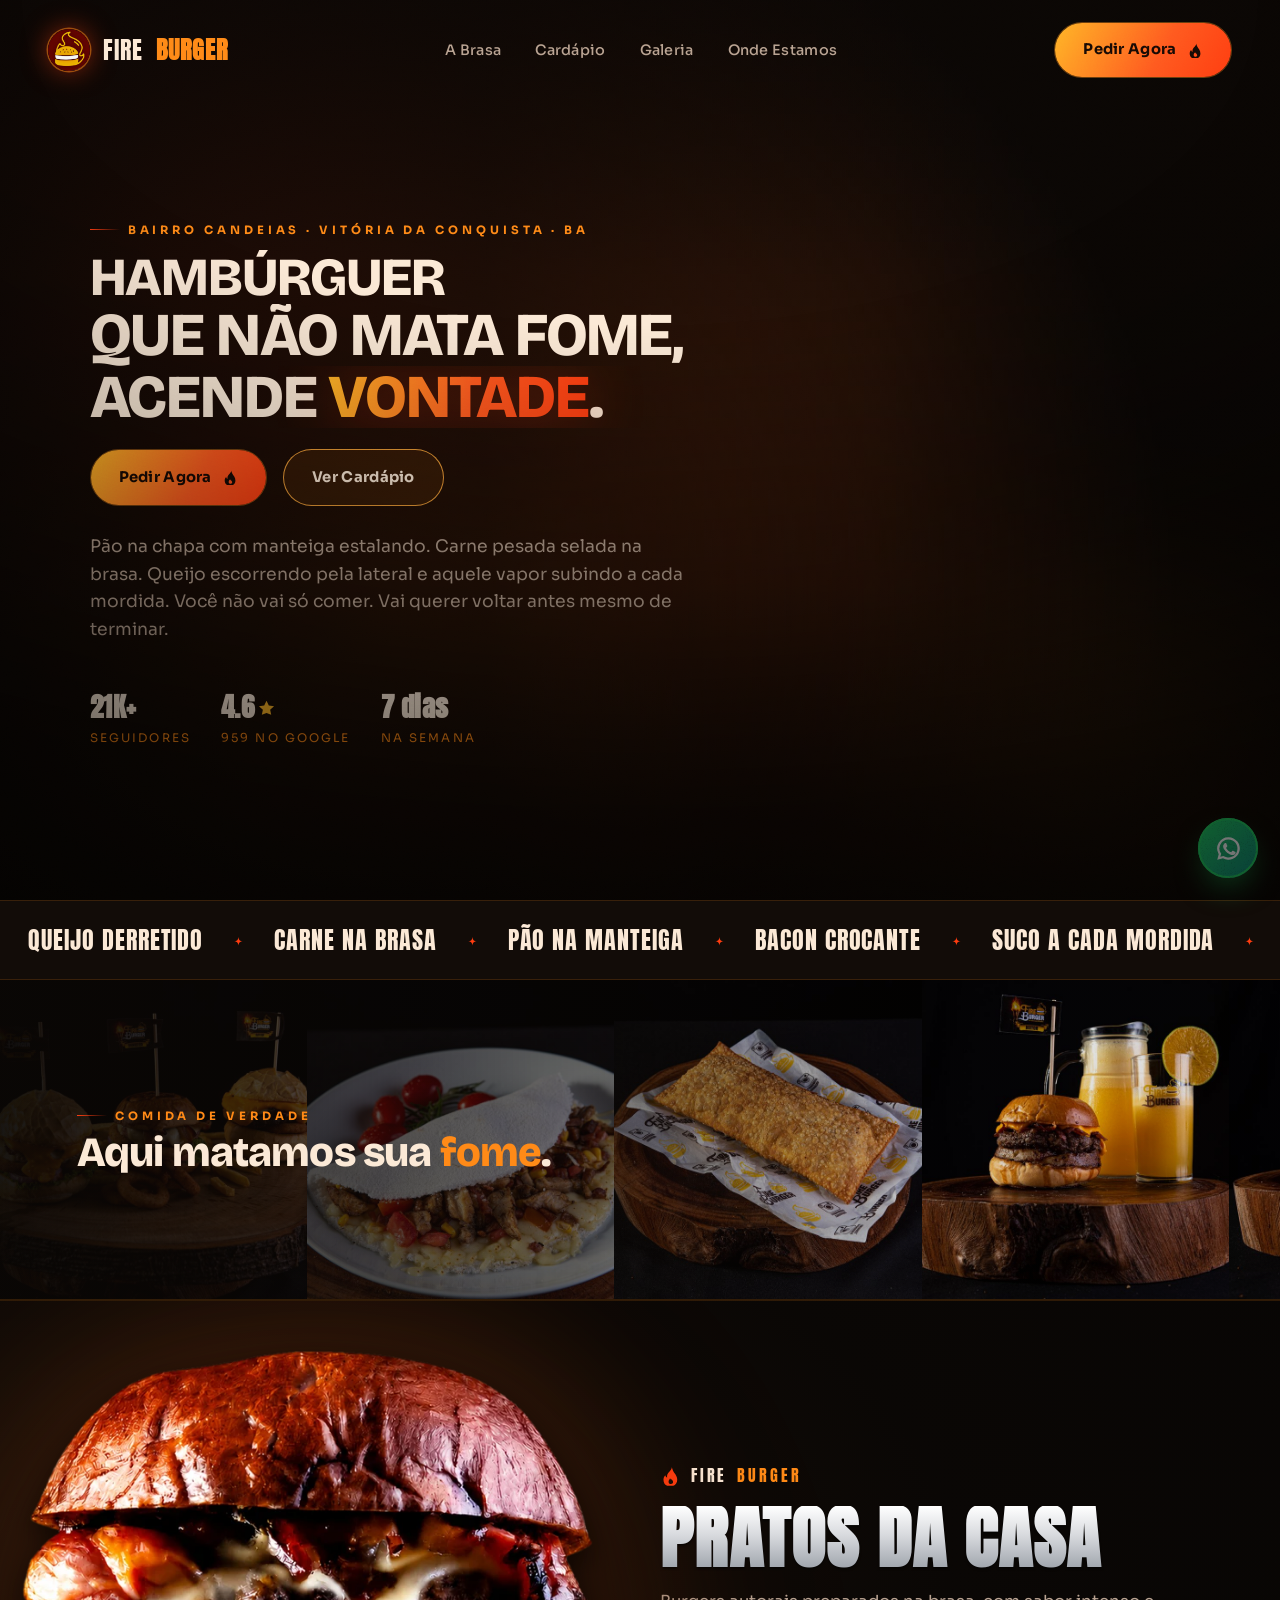
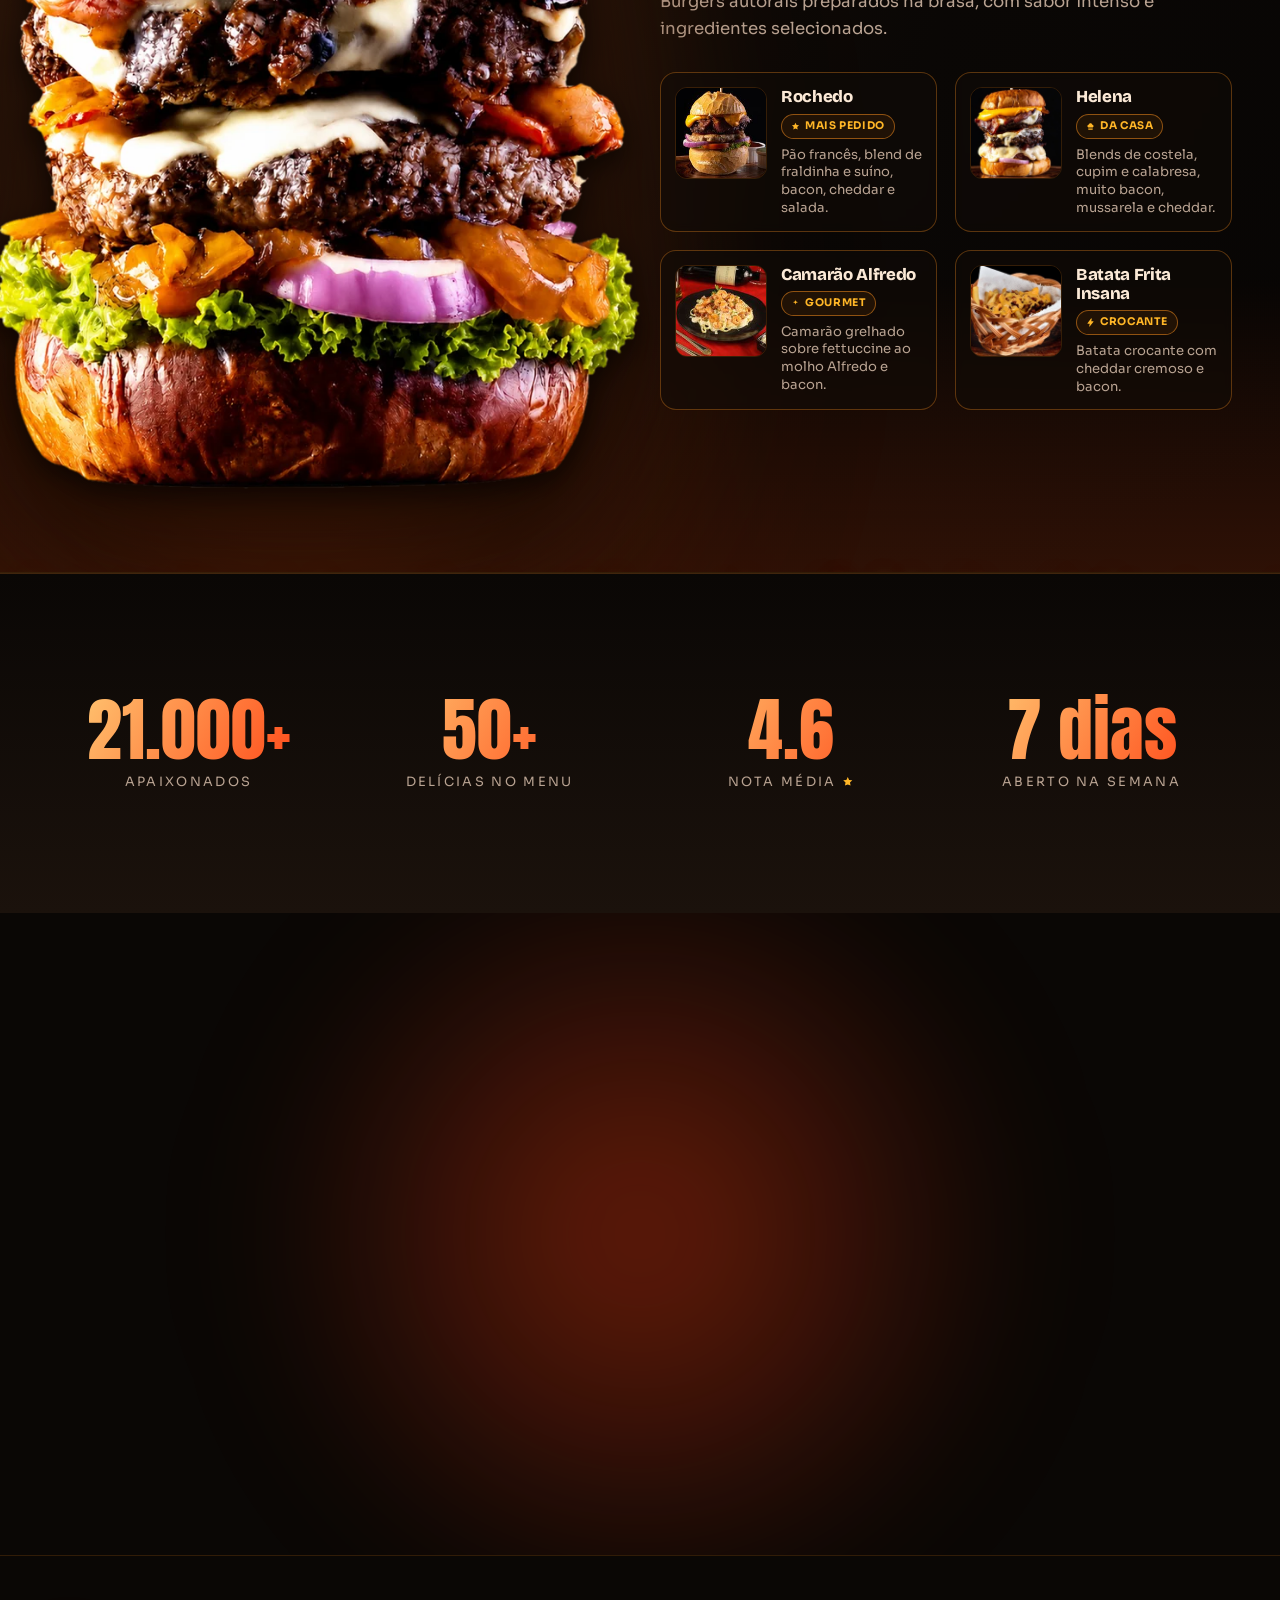
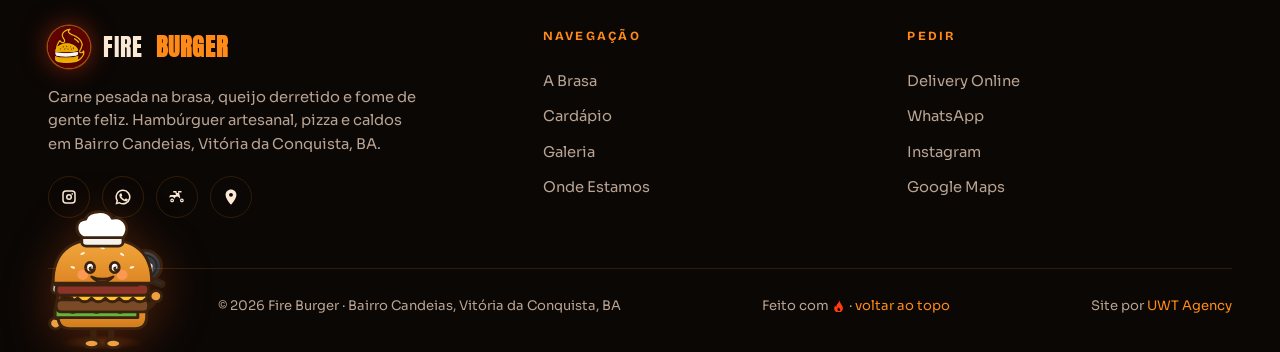
<file: index.html>
<!DOCTYPE html>
<html lang="pt-BR">
<head>
<meta charset="UTF-8" />
<meta name="viewport" content="width=device-width, initial-scale=1.0" />
<title>Fire Burger · Hambúrguer Artesanal na Brasa · Bairro Candeias, Vitória da Conquista</title>
<meta name="description" content="Carne pesada selada na brasa, queijo escorrendo e pão tostado na manteiga. Hambúrguer artesanal, pizza e caldos em Bairro Candeias, Vitória da Conquista. Peça agora, a fome não espera." />
<meta property="og:title" content="Fire Burger · Hambúrguer que não mata fome, acende vontade." />
<meta property="og:description" content="Carne na brasa, queijo derretido, cada mordida soltando vapor. Bairro Candeias, Vitória da Conquista BA." />
<meta property="og:type" content="restaurant" />
<meta property="og:url" content="https://fireburguer.com.br/" />
<meta property="og:image" content="https://fireburguer.com.br/logo-fire-burger-perfil-1024.png" />
<meta property="og:image:width" content="1024" />
<meta property="og:image:height" content="1024" />
<meta property="og:locale" content="pt_BR" />
<meta property="og:site_name" content="Fire Burger" />
<meta name="twitter:card" content="summary_large_image" />
<meta name="twitter:title" content="Fire Burger · Hambúrguer Artesanal na Brasa · Bairro Candeias, VCA" />
<meta name="twitter:description" content="Carne na brasa, queijo derretido, delivery em Bairro Candeias, Vitória da Conquista BA. Peça agora." />
<meta name="twitter:image" content="https://fireburguer.com.br/logo-fire-burger-perfil-1024.png" />
<meta name="robots" content="index, follow" />
<meta name="keywords" content="hamburgueria Candeias, hamburguer artesanal Vitória da Conquista, hamburguer na brasa VCA, hamburgueria delivery Candeias BA, lanche Candeias, hamburguer artesanal Candeias, Fire Burger, pizza Candeias, caldo Candeias, hamburgueria VCA" />
<meta name="geo.region" content="BR-BA" />
<meta name="geo.placename" content="Bairro Candeias, Vitória da Conquista" />
<meta name="geo.position" content="-14.857;-40.838" />
<meta name="ICBM" content="-14.857, -40.838" />
<link rel="canonical" href="https://fireburguer.com.br/" />
<link rel="icon" type="image/png" sizes="32x32" href="img/favicon-32.png" />
<link rel="icon" type="image/png" sizes="192x192" href="img/favicon-192.png" />
<link rel="apple-touch-icon" href="img/apple-touch-icon.png" />
<link rel="manifest" href="site.webmanifest" />
<link rel="preload" as="image" href="img/hero-poster.jpg" fetchpriority="high" />
<link rel="preconnect" href="https://fonts.googleapis.com" />
<link rel="preconnect" href="https://fonts.gstatic.com" crossorigin />
<link href="https://fonts.googleapis.com/css2?family=Anton&family=Sora:wght@300;400;500;600;700;800&family=Bricolage+Grotesque:opsz,wght@12..96,500;12..96,700;12..96,800&display=swap" rel="stylesheet" />

<link rel="stylesheet" href="css/style.css" />
</head>
<body>
<!-- ===================== SVG ICON SPRITE (custom Fire Burger) ===================== -->
<svg width="0" height="0" style="position:absolute" aria-hidden="true" focusable="false">
  <symbol id="ic-fire" viewBox="0 0 24 24"><path d="M13.6 1.4c.4 2.7-.9 4.2-2.3 5.7-1.5 1.6-3.2 3.2-3.2 6.1 0 .5.1 1 .2 1.5-1.1-.4-1.9-1.4-2.2-2.8-1.3 1.5-2.1 3.2-2.1 5C4 21.7 7.5 25 11.9 25c4.5 0 8-3.5 8-8 0-4.9-3.2-7.1-4.7-10.2-.7-1.4-1.2-3-1.6-4.6Zm-1.5 13.9c.4 1 1.1 1.4 1.8 2 .7.6 1.2 1.3 1.2 2.3 0 1.3-1.1 2.3-2.5 2.3-1.6 0-2.7-1.1-2.7-2.7 0-1.5 1.1-2.5 1.6-3.6.2.6.5 1.1.6 1.7Z"/></symbol>
  <symbol id="ic-bolt" viewBox="0 0 24 24"><path d="M13.4 1.5 4 14.2c-.3.4 0 1 .5 1H10l-1.4 7.1c-.1.7.8 1.1 1.2.5L20 9.8c.3-.4 0-1-.5-1H14l1.6-6.8c.2-.7-.7-1.1-1.2-.5Z"/></symbol>
  <symbol id="ic-spark" viewBox="0 0 24 24"><path d="M12 1.5c.7 5 1.8 6.3 6.8 7-5 .7-6.1 2-6.8 7-.7-5-1.8-6.3-6.8-7 5-.7 6.1-2 6.8-7Z"/></symbol>
  <symbol id="ic-meat" viewBox="0 0 24 24"><path d="M3.4 12.8c-.7-3.7 2.4-7.6 7.1-8.7 5.6-1.3 10.4 1.4 11.2 5.6.6 3.3-1.7 6.2-5 7.2.2.9-.2 1.9-1.1 2.5-1.4.9-3.2.5-4.1-.8-.2-.3-.3-.6-.4-.9-3.6.1-7-2-7.7-4.9Zm12.9-1.6a2 2 0 1 0 0-4 2 2 0 0 0 0 4Z"/></symbol>
  <symbol id="ic-chef" viewBox="0 0 24 24"><path d="M6 17.5h12v2A1.5 1.5 0 0 1 16.5 21h-9A1.5 1.5 0 0 1 6 19.5v-2Zm6-14c2.3 0 4.3 1.5 5 3.6 1.9.2 3.4 1.8 3.4 3.8 0 1.6-1 3-2.4 3.6H6c-1.4-.6-2.4-2-2.4-3.6 0-2 1.5-3.6 3.4-3.8C7.7 5 9.7 3.5 12 3.5Z"/></symbol>
  <symbol id="ic-pin" viewBox="0 0 24 24"><path d="M12 2C8 2 4.8 5.2 4.8 9.2c0 5.1 6.3 12.2 6.6 12.5.3.4.9.4 1.2 0 .3-.3 6.6-7.4 6.6-12.5C19.2 5.2 16 2 12 2Zm0 9.7a2.6 2.6 0 1 1 0-5.2 2.6 2.6 0 0 1 0 5.2Z"/></symbol>
  <symbol id="ic-phone" viewBox="0 0 24 24"><path d="M7.5 3H4.2c-.7 0-1.2.5-1.2 1.2C3 13.5 10.5 21 19.8 21c.7 0 1.2-.5 1.2-1.2v-3.3c0-.6-.4-1-1-1-1.2 0-2.4-.2-3.5-.6-.4-.1-.8 0-1.1.2l-2 2c-2.8-1.4-5.1-3.7-6.5-6.5l2-2c.3-.3.4-.7.2-1.1-.4-1.1-.6-2.3-.6-3.5 0-.6-.4-1-1-1Z"/></symbol>
  <symbol id="ic-camera" viewBox="0 0 24 24"><path d="M9 3 7.6 5H5a2 2 0 0 0-2 2v11a2 2 0 0 0 2 2h14a2 2 0 0 0 2-2V7a2 2 0 0 0-2-2h-2.6L15 3H9Zm3 5a4.6 4.6 0 1 1 0 9.2A4.6 4.6 0 0 1 12 8Zm0 2a2.6 2.6 0 1 0 0 5.2A2.6 2.6 0 0 0 12 10Z"/></symbol>
  <symbol id="ic-scooter" viewBox="0 0 24 24"><path d="M18.5 19a2.5 2.5 0 1 1 0-5 2.5 2.5 0 0 1 0 5Zm0-3.4a.9.9 0 1 0 0 1.8.9.9 0 0 0 0-1.8Z"/><path d="M5.5 19a2.5 2.5 0 1 1 0-5 2.5 2.5 0 0 1 0 5Zm0-3.4a.9.9 0 1 0 0 1.8.9.9 0 0 0 0-1.8Z"/><path d="M13.5 4H18v2h-3.3l1.7 7.6h-.9a3.5 3.5 0 0 0-6.6.4H8.4a3.5 3.5 0 0 0-6.4-.6H2v-2c0-1.1.9-2 2-2h6.6L9.8 6H7V4h4.2l.6 2.6h1.8L13.5 4Z"/></symbol>
  <symbol id="ic-clock" viewBox="0 0 24 24"><path d="M12 2a10 10 0 1 0 0 20 10 10 0 0 0 0-20Zm0 2a8 8 0 1 1 0 16 8 8 0 0 1 0-16Zm-1 3v6l4.8 2.9 1-1.7-3.8-2.3V7h-2Z"/></symbol>
  <symbol id="ic-whatsapp" viewBox="0 0 24 24"><path d="M12 2A10 10 0 0 0 3.3 17L2 22l5.1-1.3A10 10 0 1 0 12 2Zm0 2a8 8 0 1 1-4.1 14.9l-.4-.2-2.8.7.8-2.7-.3-.4A8 8 0 0 1 12 4ZM8.9 7.3c-.2 0-.5 0-.7.4-.3.4-1 1-1 2.3 0 1.4 1 2.7 1.1 2.9.2.2 2 3 4.7 4.1 2.3.9 2.8.7 3.3.7s1.6-.7 1.8-1.3c.2-.6.2-1.2.2-1.3-.1-.1-.3-.2-.6-.3l-1.7-.8c-.2-.1-.4-.1-.6.1l-.8 1c-.1.2-.3.2-.6.1-.3-.1-1.3-.5-2.4-1.5-.9-.8-1.5-1.8-1.6-2-.2-.3 0-.4.1-.6l.5-.6c.2-.1.2-.3.3-.5.1-.2.1-.4 0-.5l-.8-2c-.2-.5-.4-.5-.6-.5h-.5Z"/></symbol>
  <symbol id="ic-instagram" viewBox="0 0 24 24"><path d="M8 3h8a5 5 0 0 1 5 5v8a5 5 0 0 1-5 5H8a5 5 0 0 1-5-5V8a5 5 0 0 1 5-5Zm0 2a3 3 0 0 0-3 3v8a3 3 0 0 0 3 3h8a3 3 0 0 0 3-3V8a3 3 0 0 0-3-3H8Zm4 3a4 4 0 1 1 0 8 4 4 0 0 1 0-8Zm0 2a2 2 0 1 0 0 4 2 2 0 0 0 0-4Zm4.3-3.2a1.1 1.1 0 1 1 0 2.2 1.1 1.1 0 0 1 0-2.2Z"/></symbol>
  <symbol id="ic-star" viewBox="0 0 24 24"><path d="M12 2.2l2.9 6 6.6.8-4.9 4.5 1.3 6.5L12 17.7 6.1 20l1.3-6.5L2.5 9l6.6-.8L12 2.2Z"/></symbol>
</svg>

<div class="vignette"></div>
<canvas id="embers"></canvas>
<!-- ===================== NAV ===================== -->
<header class="nav" id="nav">
  <div class="nav-inner">
    <a href="index.html" class="brand"><img class="brand-logo" src="logo%20fire%20burguer.jpeg" alt="Fire Burger" width="42" height="42" decoding="async" />FIRE<b>BURGER</b></a>
    <nav class="nav-links" id="navLinks">
      <a href="index.html#sobre">A Brasa</a>
      <a href="cardapio.html">Cardápio</a>
      <a href="galeria.html">Galeria</a>
      <a href="contato.html">Onde Estamos</a>
    </nav>
    <div class="nav-cta">
      <a href="https://fireburgerpizzascaldosegourmet.saipos.com/home" target="_blank" rel="noopener" class="btn desk-cta">Pedir Agora <svg class="svgi"><use href="#ic-fire"/></svg></a>
      <button class="burger-ico" id="burgerIco" aria-label="menu" aria-expanded="false"><span></span><span></span><span></span></button>
    </div>
  </div>
</header>
<!-- ===================== HERO ===================== -->
<section class="hero" id="top">
  <div class="hero-bg">
    <video class="hero-video hero-video--desktop" autoplay muted loop playsinline preload="none" poster="img/hero-poster.jpg" data-src="hero-dashboard.mp4"></video>
    <video class="hero-video hero-video--mobile" autoplay muted loop playsinline preload="none" poster="img/hero-poster.jpg" data-src="hero-mobile.mp4"></video>
    <div class="hero-video-overlay"></div>
    <div class="glow g1"></div>
    <div class="glow g2"></div>
  </div>
  <div class="wrap">
    <div class="hero-grid">
      <div class="hero-copy">
        <span class="eyebrow">Bairro Candeias · Vitória da Conquista · BA</span>
        <h1>
          <span class="line"><span>HAMBÚRGUER</span></span>
          <span class="line"><span>QUE NÃO MATA FOME,</span></span>
          <span class="line"><span>ACENDE <em>VONTADE</em>.</span></span>
        </h1>
        <div class="hero-actions">
          <span class="firewrap"><span class="flames" aria-hidden="true"></span><a href="https://fireburgerpizzascaldosegourmet.saipos.com/home" target="_blank" rel="noopener" class="btn">Pedir Agora <svg class="svgi"><use href="#ic-fire"/></svg></a></span>
          <a href="cardapio.html" class="btn btn--ghost btn--destaque">Ver Cardápio</a>
        </div>
        <p class="lead">Pão na chapa com manteiga estalando. Carne pesada selada na brasa. Queijo escorrendo pela lateral e aquele vapor subindo a cada mordida. Você não vai só comer. Vai querer voltar antes mesmo de terminar.</p>
        <div class="hero-meta">
          <div class="m"><b>21K+</b><span>Seguidores</span></div>
          <div class="m"><b>4.6<svg class="svgi star-suffix"><use href="#ic-star"/></svg></b><span>959 no Google</span></div>
          <div class="m"><b>7 dias</b><span>Na Semana</span></div>
        </div>
      </div>
    </div>
  </div>
</section>
<!-- ===================== MARQUEE ===================== -->
<div class="marquee">
  <div class="marquee-track" id="mtrack">
    <span>Queijo Derretido <i><svg class="svgi"><use href="#ic-spark"/></svg></i> Carne na Brasa <i><svg class="svgi"><use href="#ic-spark"/></svg></i> Pão na Manteiga <i><svg class="svgi"><use href="#ic-spark"/></svg></i> Bacon Crocante <i><svg class="svgi"><use href="#ic-spark"/></svg></i> Suco a Cada Mordida <i><svg class="svgi"><use href="#ic-spark"/></svg></i> Feito na Hora <i><svg class="svgi"><use href="#ic-spark"/></svg></i></span>
    <span>Queijo Derretido <i><svg class="svgi"><use href="#ic-spark"/></svg></i> Carne na Brasa <i><svg class="svgi"><use href="#ic-spark"/></svg></i> Pão na Manteiga <i><svg class="svgi"><use href="#ic-spark"/></svg></i> Bacon Crocante <i><svg class="svgi"><use href="#ic-spark"/></svg></i> Suco a Cada Mordida <i><svg class="svgi"><use href="#ic-spark"/></svg></i> Feito na Hora <i><svg class="svgi"><use href="#ic-spark"/></svg></i></span>
  </div>
</div>
<!-- ===================== FAIXA PRODUTOS REAIS ===================== -->
<section class="realband">
  <!-- carrossel de fundo (JS duplica a track p/ loop perfeito) -->
  <div class="realband-carousel">
    <div class="rb-track">
      <div class="rb-item"><img loading="lazy" alt="Produto Fire Burger" src="img/carrossel2/c01.jpg"></div>
      <div class="rb-item"><img loading="lazy" alt="Produto Fire Burger" src="img/carrossel2/c02.jpg"></div>
      <div class="rb-item"><img loading="lazy" alt="Produto Fire Burger" src="img/carrossel2/c03.jpg"></div>
      <div class="rb-item"><img loading="lazy" alt="Produto Fire Burger" src="img/carrossel2/c04.jpg"></div>
      <div class="rb-item"><img loading="lazy" alt="Produto Fire Burger" src="img/carrossel2/c05.jpg"></div>
      <div class="rb-item"><img loading="lazy" alt="Produto Fire Burger" src="img/carrossel2/c06.jpg"></div>
      <div class="rb-item"><img loading="lazy" alt="Produto Fire Burger" src="img/carrossel2/c07.jpg"></div>
      <div class="rb-item"><img loading="lazy" alt="Produto Fire Burger" src="img/carrossel2/c08.jpg"></div>
      <div class="rb-item"><img loading="lazy" alt="Produto Fire Burger" src="img/carrossel2/c09.jpg"></div>
      <div class="rb-item"><img loading="lazy" alt="Produto Fire Burger" src="img/carrossel2/c10.jpg"></div>
      <div class="rb-item"><img loading="lazy" alt="Produto Fire Burger" src="img/carrossel2/c11.jpg"></div>
    </div>
  </div>
  <div class="realband-cap">
    <span class="eyebrow">Comida de verdade</span>
    <h3>Aqui matamos sua <em>fome</em>.</h3>
  </div>
</section>
<!-- ===================== PRATOS DA CASA ===================== -->
<section class="pratos sec-pad" id="sobre">
  <!-- brasas/faíscas sutis no fundo (preenchidas via JS) -->
  <div class="pratos-sparks gallery-particles" id="pratosSparks" aria-hidden="true"></div>

  <div class="wrap">
    <div class="pratos-grid">

      <!-- imagem grande à esquerda -->
      <div class="pratos-hero reveal">
        <img alt="Hambúrguer artesanal Fire Burger" src="img/pratos-burger.webp" width="850" height="937" loading="lazy" decoding="async">
      </div>

      <!-- conteúdo à direita -->
      <div class="pratos-content">
        <span class="pratos-brand reveal"><svg class="svgi"><use href="#ic-fire"/></svg> FIRE <b>BURGER</b></span>
        <h2 class="pratos-title reveal d1">Pratos da Casa</h2>
        <p class="pratos-sub reveal d2">Burgers autorais preparados na brasa, com sabor intenso e ingredientes selecionados.</p>

        <div class="pratos-cards">
          <!-- TROQUE AS IMAGENS dos pratos nos src= abaixo -->
          <article class="prato-card reveal d1">
            <div class="prato-thumb"><img loading="lazy" alt="Hambúrguer Rochedo" src="img/cardapio/burguers-artesanais-08-rochedo.jpeg"></div>
            <div class="prato-info">
              <h3>Rochedo</h3>
              <span class="prato-badge"><svg class="svgi"><use href="#ic-star"/></svg> Mais pedido</span>
              <p>Pão francês, blend de fraldinha e suíno, bacon, cheddar e salada.</p>
            </div>
          </article>

          <article class="prato-card reveal d2">
            <div class="prato-thumb"><img loading="lazy" alt="Hambúrguer Helena" src="img/cardapio/burguers-artesanais-15-helena.webp"></div>
            <div class="prato-info">
              <h3>Helena</h3>
              <span class="prato-badge"><svg class="svgi"><use href="#ic-chef"/></svg> Da casa</span>
              <p>Blends de costela, cupim e calabresa, muito bacon, mussarela e cheddar.</p>
            </div>
          </article>

          <article class="prato-card reveal d3">
            <div class="prato-thumb"><img loading="lazy" alt="Camarão Alfredo" src="img/cardapio/pratos-gourmet-06-camarao-alfredo.jpeg"></div>
            <div class="prato-info">
              <h3>Camarão Alfredo</h3>
              <span class="prato-badge"><svg class="svgi"><use href="#ic-spark"/></svg> Gourmet</span>
              <p>Camarão grelhado sobre fettuccine ao molho Alfredo e bacon.</p>
            </div>
          </article>

          <article class="prato-card reveal d4">
            <div class="prato-thumb"><img loading="lazy" alt="Batata frita insana" src="img/cardapio/batata-frita-insana-01-batata-com-cheddar-e-bacon.webp"></div>
            <div class="prato-info">
              <h3>Batata Frita Insana</h3>
              <span class="prato-badge"><svg class="svgi"><use href="#ic-bolt"/></svg> Crocante</span>
              <p>Batata crocante com cheddar cremoso e bacon.</p>
            </div>
          </article>
        </div>
      </div>

    </div>
  </div>
</section>
<!-- ===================== NÚMEROS ===================== -->
<section class="stats sec-pad">
  <div class="wrap">
    <div class="stats-grid">
      <div class="stat reveal"><div class="num" data-count="21000" data-suffix="+">0</div><div class="lbl">Apaixonados</div></div>
      <div class="stat reveal d1"><div class="num" data-count="50" data-suffix="+">0</div><div class="lbl">Delícias no menu</div></div>
      <div class="stat reveal d2"><div class="num" data-count="4.6" data-dec="1">0</div><div class="lbl">Nota média <svg class="svgi" style="width:.9em;height:.9em;color:var(--amber);vertical-align:-.1em"><use href="#ic-star"/></svg></div></div>
      <div class="stat reveal d3"><div class="num" data-count="7" data-suffix=" dias">0</div><div class="lbl">Aberto na semana</div></div>
    </div>
  </div>
</section>
<!-- ===================== CTA FINAL ===================== -->
<section class="cta-final">
  <div class="glow"></div>
  <div class="wrap">
    <h2 class="reveal">A fome bateu?<br><em>Acende essa brasa.</em></h2>
    <p class="reveal d1">Seu próximo vício tá a um toque daqui. Pede agora, antes que a vontade aperte e bata aquele arrependimento de não ter pedido.</p>
    <div class="hero-actions reveal d2">
      <span class="firewrap firewrap--hot"><span class="flames" aria-hidden="true"></span><a href="https://fireburgerpizzascaldosegourmet.saipos.com/home" target="_blank" rel="noopener" class="btn">Pedir Agora <svg class="svgi"><use href="#ic-fire"/></svg></a></span>
      <a href="https://wa.me/5577999914216" target="_blank" rel="noopener" class="btn btn--ghost">Chamar no WhatsApp</a>
    </div>
  </div>
</section>
<footer>
  <!-- Mascote animado (SVG) surgindo do canto inferior esquerdo -->
  <img class="foot-mascot" src="mascote-burger.svg" alt="Mascote Fire Burger" loading="lazy" aria-hidden="true">
  <div class="wrap">
    <div class="foot-grid">
      <div class="foot-brand">
        <a href="index.html" class="brand"><img class="brand-logo" src="logo%20fire%20burguer.jpeg" alt="Fire Burger" width="42" height="42" loading="lazy" decoding="async" />FIRE<b>BURGER</b></a>
        <p>Carne pesada na brasa, queijo derretido e fome de gente feliz. Hambúrguer artesanal, pizza e caldos em Bairro Candeias, Vitória da Conquista, BA.</p>
        <div class="foot-soc">
          <a href="https://www.instagram.com/fireburger.candeias/" target="_blank" rel="noopener" aria-label="Instagram"><svg class="svgi"><use href="#ic-instagram"/></svg></a>
          <a href="https://wa.me/5577999914216" target="_blank" rel="noopener" aria-label="WhatsApp"><svg class="svgi"><use href="#ic-whatsapp"/></svg></a>
          <a href="https://fireburgerpizzascaldosegourmet.saipos.com/home" target="_blank" rel="noopener" aria-label="Delivery"><svg class="svgi"><use href="#ic-scooter"/></svg></a>
          <a href="https://maps.app.goo.gl/gxtk2WfLhKHki3Jt8" target="_blank" rel="noopener" aria-label="Google Maps"><svg class="svgi"><use href="#ic-pin"/></svg></a>
        </div>
      </div>
      <div class="foot-col">
        <h5>Navegação</h5>
        <a href="index.html#sobre">A Brasa</a>
        <a href="cardapio.html">Cardápio</a>
        <a href="galeria.html">Galeria</a>
        <a href="contato.html">Onde Estamos</a>
      </div>
      <div class="foot-col">
        <h5>Pedir</h5>
        <a href="https://fireburgerpizzascaldosegourmet.saipos.com/home" target="_blank" rel="noopener">Delivery Online</a>
        <a href="https://wa.me/5577999914216" target="_blank" rel="noopener">WhatsApp</a>
        <a href="https://www.instagram.com/fireburger.candeias/" target="_blank" rel="noopener">Instagram</a>
        <a href="https://maps.app.goo.gl/gxtk2WfLhKHki3Jt8" target="_blank" rel="noopener">Google Maps</a>
      </div>
    </div>
    <div class="foot-bot">
      <span>© 2026 Fire Burger · Bairro Candeias, Vitória da Conquista, BA</span>
      <span>Feito com <svg class="svgi"><use href="#ic-fire"/></svg> · <a href="#top">voltar ao topo</a></span>
      <span>Site por <a href="https://uwtool.com.br" target="_blank" rel="noopener">UWT Agency</a></span>
    </div>
  </div>
</footer>
<a class="wa-float" href="https://wa.me/5577999914216" target="_blank" rel="noopener" aria-label="WhatsApp"><svg class="svgi"><use href="#ic-whatsapp"/></svg></a>
<script src="js/script.js"></script>
<script type="application/ld+json">
{
  "@context": "https://schema.org",
  "@type": "Restaurant",
  "name": "Fire Burger",
  "alternateName": ["Fire Burguer", "Fire Burger Candeias"],
  "description": "Hambúrguer artesanal na brasa, pizza e caldos em Bairro Candeias, Vitória da Conquista BA. Carne pesada selada na brasa, queijo escorrendo e pão tostado na manteiga.",
  "url": "https://fireburguer.com.br/",
  "logo": "https://fireburguer.com.br/logo-fire-burger-perfil-1024.png",
  "image": "https://fireburguer.com.br/logo-fire-burger-perfil-1024.png",
  "telephone": "+55-77-99991-4216",
  "priceRange": "R$",
  "servesCuisine": ["Hambúrguer Artesanal", "Pizza", "Caldos"],
  "address": {
    "@type": "PostalAddress",
    "streetAddress": "Av. Alziro Prates, 292",
    "addressLocality": "Candeias",
    "addressRegion": "BA",
    "postalCode": "45028-075",
    "addressCountry": "BR"
  },
  "geo": {
    "@type": "GeoCoordinates",
    "latitude": -14.857,
    "longitude": -40.838
  },
  "hasMap": "https://maps.app.goo.gl/gxtk2WfLhKHki3Jt8",
  "openingHoursSpecification": [
    {
      "@type": "OpeningHoursSpecification",
      "dayOfWeek": ["Monday", "Tuesday", "Wednesday", "Thursday", "Friday"],
      "opens": "11:30",
      "closes": "14:30"
    },
    {
      "@type": "OpeningHoursSpecification",
      "dayOfWeek": ["Monday", "Tuesday", "Wednesday", "Thursday", "Friday", "Saturday", "Sunday"],
      "opens": "17:00",
      "closes": "00:00"
    }
  ],
  "sameAs": [
    "https://www.instagram.com/fireburger.candeias/",
    "https://fireburgerpizzascaldosegourmet.saipos.com/home"
  ],
  "potentialAction": {
    "@type": "OrderAction",
    "target": {
      "@type": "EntryPoint",
      "urlTemplate": "https://fireburgerpizzascaldosegourmet.saipos.com/home",
      "inLanguage": "pt-BR",
      "actionPlatform": [
        "http://schema.org/DesktopWebPlatform",
        "http://schema.org/MobileWebPlatform"
      ]
    },
    "deliveryMethod": ["http://purl.org/goodrelations/v1#DeliveryModeDirectDownload"]
  },
  "areaServed": {
    "@type": "City",
    "name": "Vitória da Conquista"
  },
  "keywords": "hamburgueria Candeias, hamburguer artesanal Vitória da Conquista, hamburguer na brasa VCA, delivery hamburguer Candeias"
}
</script>

</body>
</html>
</file>
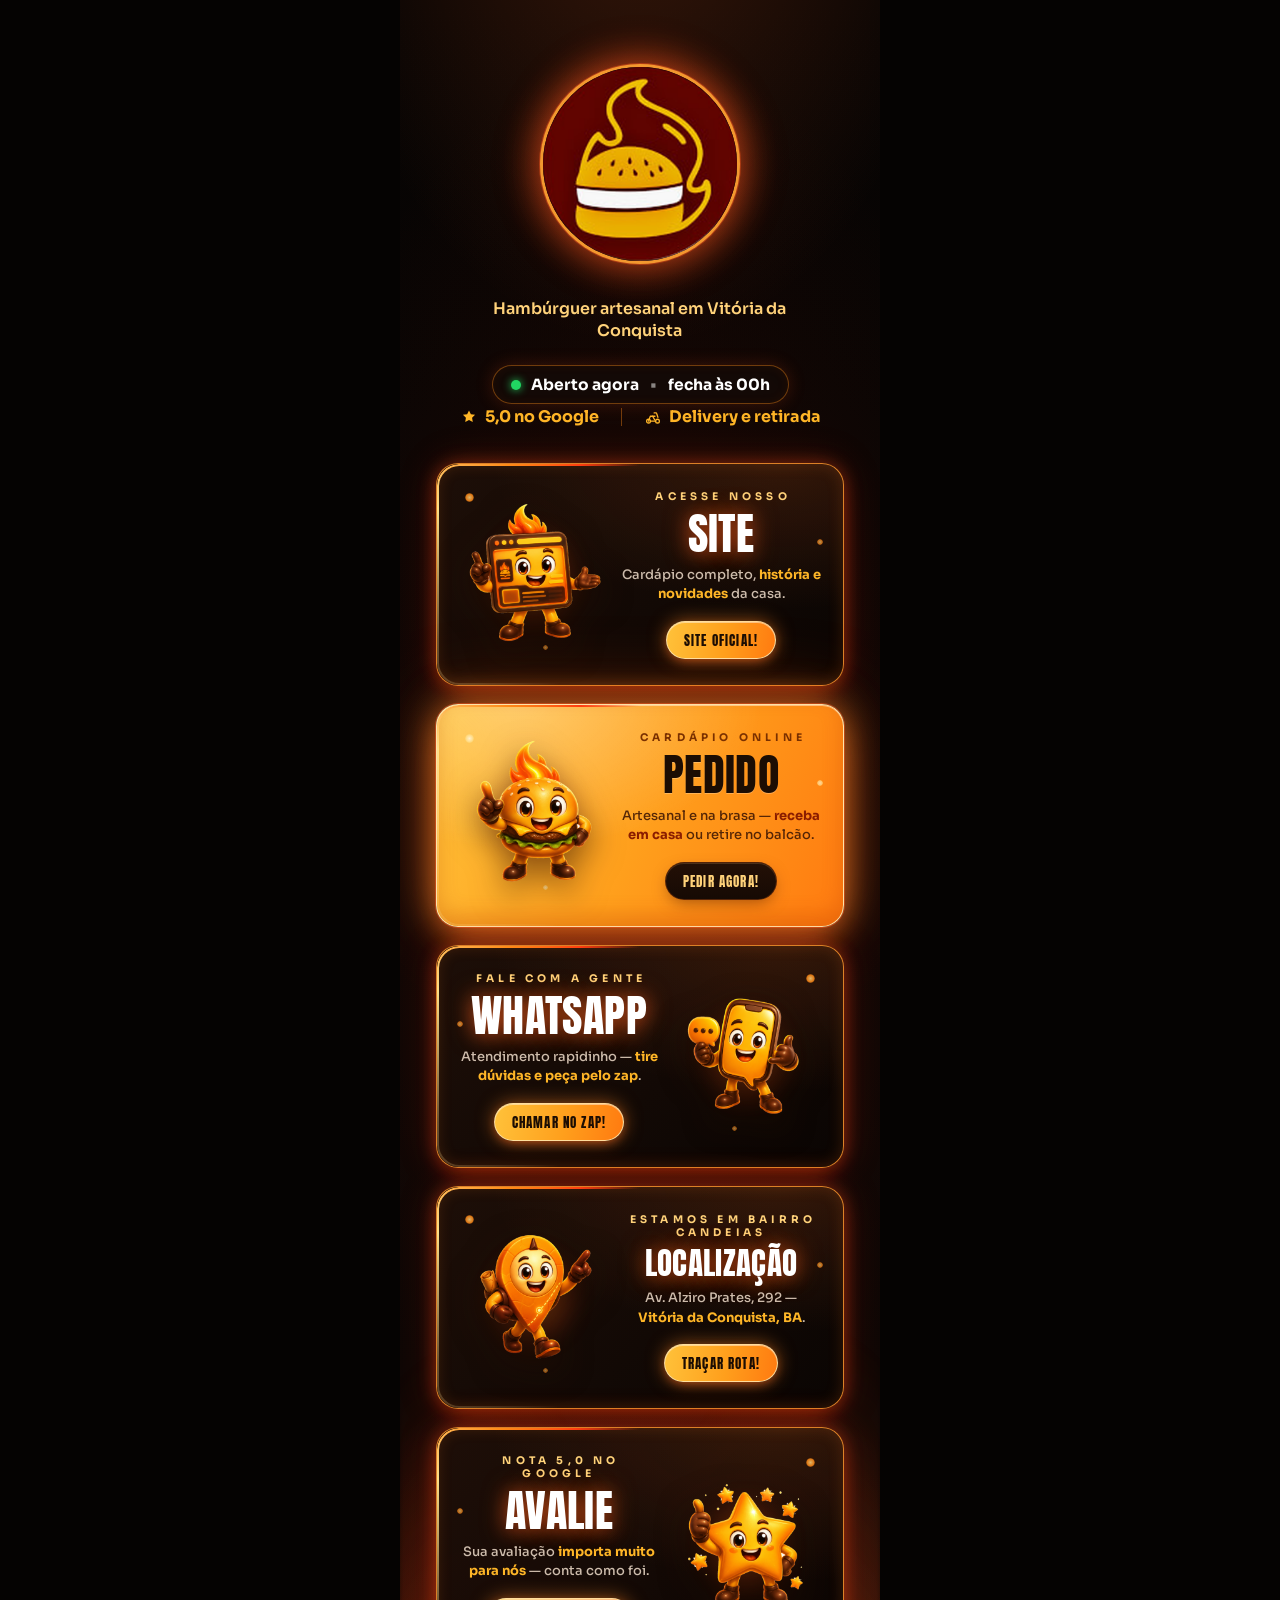
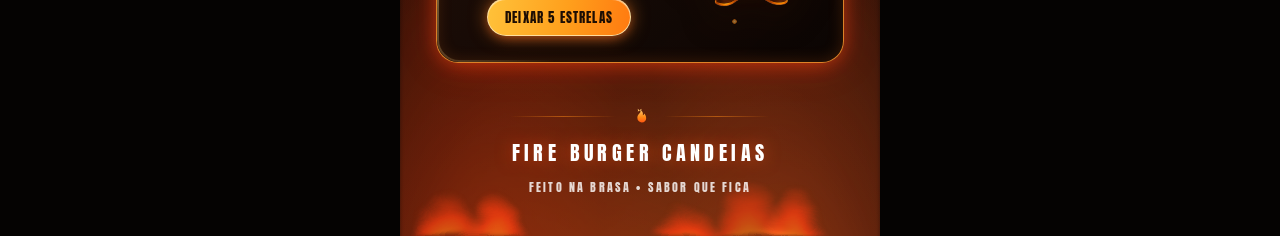
<file: links/index.html>
<!DOCTYPE html>
<html lang="pt-BR">
<head>
<meta charset="UTF-8" />
<meta name="viewport" content="width=device-width, initial-scale=1.0, viewport-fit=cover" />
<title>Fire Burger Bairro Candeias · Hambúrguer artesanal em Vitória da Conquista</title>
<meta name="description" content="Hambúrguer artesanal feito na brasa em Bairro Candeias, Vitória da Conquista. Peça agora — delivery e retirada. Fire Burger Candeias, sabor que fica." />
<meta name="robots" content="index, follow" />
<meta name="theme-color" content="#0a0705" />
<link rel="canonical" href="https://fireburguer.com.br/links" />
<meta property="og:title" content="Fire Burger Bairro Candeias · @fireburger.candeias" />
<meta property="og:description" content="Hambúrguer artesanal em Vitória da Conquista — feito na brasa. Peça agora." />
<meta property="og:type" content="website" />
<meta property="og:url" content="https://fireburguer.com.br/links" />
<meta property="og:image" content="https://fireburguer.com.br/logo-fire-burger-perfil-1024.png" />
<meta property="og:image:width" content="1024" />
<meta property="og:image:height" content="1024" />
<meta property="og:locale" content="pt_BR" />
<meta property="og:site_name" content="Fire Burger Candeias" />
<meta name="twitter:card" content="summary" />
<meta name="twitter:title" content="Fire Burger Bairro Candeias · @fireburger.candeias" />
<meta name="twitter:description" content="Hambúrguer artesanal em Vitória da Conquista — feito na brasa." />
<meta name="twitter:image" content="https://fireburguer.com.br/logo-fire-burger-perfil-1024.png" />
<link rel="icon" type="image/jpeg" href="../logo%20fire%20burguer.jpeg" />
<link rel="apple-touch-icon" href="../logo-fire-burger-perfil-512.png" />
<link rel="manifest" href="../site.webmanifest" />
<link rel="preload" as="image" href="../logo-fire-burger-perfil-512.png" fetchpriority="high" />
<link rel="preconnect" href="https://fonts.googleapis.com" />
<link rel="preconnect" href="https://fonts.gstatic.com" crossorigin />
<link href="https://fonts.googleapis.com/css2?family=Anton&family=Bricolage+Grotesque:opsz,wght@12..96,600;12..96,700;12..96,800&family=Ranchers&family=Sora:wght@500;600;700;800&display=swap" rel="stylesheet" />
<script type="application/ld+json">
{
  "@context":"https://schema.org",
  "@type":"Restaurant",
  "name":"Fire Burger Candeias",
  "image":"https://fireburguer.com.br/logo-fire-burger-perfil-1024.png",
  "url":"https://fireburguer.com.br/",
  "servesCuisine":"Hambúrguer artesanal",
  "priceRange":"$$",
  "telephone":"+5577999914216",
  "sameAs":["https://www.instagram.com/fireburger.candeias/"],
  "address":{"@type":"PostalAddress","streetAddress":"Av. Alziro Prates, 292","addressLocality":"Candeias, Vitória da Conquista","addressRegion":"BA","addressCountry":"BR"},
  "openingHoursSpecification":[{"@type":"OpeningHoursSpecification","dayOfWeek":["Monday","Tuesday","Wednesday","Thursday","Friday"],"opens":"11:30","closes":"14:30"},{"@type":"OpeningHoursSpecification","dayOfWeek":["Monday","Tuesday","Wednesday","Thursday","Friday","Saturday","Sunday"],"opens":"17:00","closes":"00:00"}],
  "aggregateRating":{"@type":"AggregateRating","ratingValue":"5.0","reviewCount":"959"}
}
</script>
<style>
/* ============================================================
   FIRE BURGER CANDEIAS — Linktree mobile 9:16
   Carvão + brasa, foto de hambúrguer no topo, glow neon laranja.
   ============================================================ */
:root{
  --char:#0a0705;
  --ember:#ff3d10;
  --ember-hot:#ff5a1f;
  --flame:#ff8a17;
  --amber:#ffb627;
  --gold:#ffd27a;
  --cream:#fbe9d6;
  --ease:cubic-bezier(.16,1,.3,1);
}
*{box-sizing:border-box;margin:0;padding:0}
html{-webkit-text-size-adjust:100%}
body{font-family:'Sora',system-ui,sans-serif;color:var(--cream);background:#050302;min-height:100dvh;display:flex;justify-content:center;overflow-x:hidden;
  -webkit-font-smoothing:antialiased;-moz-osx-font-smoothing:grayscale;text-rendering:optimizeLegibility}
@media (prefers-reduced-motion:reduce){*{animation:none!important;transition:none!important}}
@property --beam{syntax:'<angle>';inherits:false;initial-value:0deg}

.stage{
  position:relative;width:100%;max-width:480px;min-height:100dvh;
  padding:calc(clamp(28px,7vw,48px) + env(safe-area-inset-top)) clamp(20px,6vw,36px) calc(clamp(24px,6vw,40px) + env(safe-area-inset-bottom));
  display:flex;flex-direction:column;align-items:center;isolation:isolate;overflow:hidden;
  background:
    radial-gradient(120% 48% at 50% -8%, rgba(255,100,35,.20), transparent 56%),
    radial-gradient(150% 60% at 50% 108%, rgba(255,61,16,.34), transparent 60%),
    radial-gradient(110% 55% at 50% 42%, rgba(150,28,0,.16), transparent 72%),
    linear-gradient(180deg,#070403 0%,#0a0605 46%,#100705 80%,#1c0d06 100%);
}

/* ---- fundo: brasa, faíscas e chamas nas bordas ---- */
.embers-bg{position:absolute;inset:-10% 0;z-index:-4;pointer-events:none;
  background:
    radial-gradient(64% 44% at 14% 100%, rgba(255,70,18,.40), transparent 70%),
    radial-gradient(64% 44% at 86% 100%, rgba(255,100,35,.34), transparent 72%),
    radial-gradient(80% 34% at 50% 104%, rgba(255,150,40,.26), transparent 70%);
  filter:blur(2px);animation:breathe 7s var(--ease) infinite alternate}
@keyframes breathe{0%{opacity:.7;transform:translateY(0)}100%{opacity:1;transform:translateY(-8px)}}
.sparks{position:absolute;inset:0;z-index:-2;pointer-events:none;overflow:hidden}
.spark{position:absolute;bottom:-12px;width:3px;height:3px;border-radius:50%;
  background:radial-gradient(circle,#ffd27a 0%,#ff8a17 45%,rgba(255,61,16,0) 75%);opacity:0;
  animation:rise linear infinite;will-change:transform,opacity}
@keyframes rise{0%{transform:translateY(0) translateX(0) scale(.6);opacity:0}12%{opacity:1}70%{opacity:.9}
  100%{transform:translateY(-104dvh) translateX(var(--drift,12px)) scale(1.05);opacity:0}}
.flames{position:absolute;left:-6%;right:-6%;bottom:0;height:42%;z-index:-3;pointer-events:none;overflow:hidden;
  filter:blur(2px) url(#fireDistort);
  -webkit-mask:linear-gradient(180deg,transparent 0%,#000 40%,#000 100%);mask:linear-gradient(180deg,transparent 0%,#000 40%,#000 100%)}
.flame{position:absolute;bottom:-12%;transform-origin:50% 100%;
  border-radius:48% 48% 46% 46% / 86% 86% 14% 14%;
  background:radial-gradient(44% 60% at 50% 96%,#fff3cf 0%,#ffe08a 14%,#ffb627 30%,#ff8a17 48%,#ff3d10 66%,rgba(255,40,0,0) 82%);
  mix-blend-mode:screen;opacity:.85;animation:flameDance ease-in-out infinite;will-change:transform,opacity}
@keyframes flameDance{0%,100%{transform:scaleY(1) scaleX(1) translateX(0) skewX(0)}18%{transform:scaleY(1.24) scaleX(.9) translateX(-4px) skewX(4deg)}
  40%{transform:scaleY(.9) scaleX(1.08) translateX(4px) skewX(-3deg)}62%{transform:scaleY(1.18) scaleX(.93) translateX(4px) skewX(3deg)}}

/* ---------- HERO (somente logo) ---------- */
.hero{position:relative;width:clamp(150px,44vw,200px);margin:clamp(6px,2vw,16px) auto 0;display:grid;place-items:center}
.hero-glow{position:absolute;inset:-16%;border-radius:50%;z-index:-1;
  background:radial-gradient(circle,rgba(255,90,31,.55),rgba(255,61,16,.14) 56%,transparent 72%);
  filter:blur(12px);animation:breathe 4s var(--ease) infinite alternate}
.hero-logo{position:relative;width:100%;aspect-ratio:1;border-radius:50%;overflow:hidden;background:#1a0f08;
  border:3px solid rgba(255,160,50,.95);
  box-shadow:0 0 0 1px rgba(255,90,31,.4), 0 0 36px rgba(255,90,31,.65), inset 0 0 22px rgba(0,0,0,.45);
  animation:logoPulse 3.6s var(--ease) infinite alternate}
@keyframes logoPulse{0%{box-shadow:0 0 0 1px rgba(255,90,31,.3),0 0 26px rgba(255,90,31,.5),inset 0 0 22px rgba(0,0,0,.45)}
  100%{box-shadow:0 0 0 1px rgba(255,90,31,.55),0 0 52px rgba(255,90,31,.9),inset 0 0 22px rgba(0,0,0,.45)}}
.hero-logo img{position:absolute;inset:0;width:100%;height:100%;object-fit:cover;display:block}

/* ---------- Cabeçalho ---------- */
.sub{margin-top:clamp(22px,5.6vw,34px);text-align:center;color:var(--gold);font-weight:600;font-size:clamp(13.5px,3.7vw,16px);line-height:1.35;max-width:92%}

/* selo de funcionamento */
.badge{margin-top:clamp(18px,4.4vw,24px);display:inline-flex;align-items:center;gap:10px;
  padding:9px 18px;border-radius:100px;font-weight:700;font-size:clamp(13px,3.6vw,15.5px);color:#fff;
  background:rgba(20,12,8,.7);border:1px solid rgba(255,138,23,.4);
  box-shadow:0 0 18px rgba(255,90,31,.18), inset 0 0 12px rgba(255,90,31,.06);backdrop-filter:blur(4px)}
.badge .dot{width:10px;height:10px;border-radius:50%;background:#21d662;box-shadow:0 0 8px #21d662;animation:dotPulse 1.8s ease-in-out infinite}
.badge .open{color:#3ee07a;font-weight:800}
.badge .sep{opacity:.5;margin:0 1px}
@keyframes dotPulse{0%,100%{opacity:1;box-shadow:0 0 8px #21d662}50%{opacity:.55;box-shadow:0 0 3px #21d662}}
.badge.is-closed{border-color:rgba(255,120,60,.4)}
.badge.is-closed .dot{background:#ff6a3d;box-shadow:0 0 8px #ff6a3d;animation:none}
.badge.is-closed .status{color:#ff8a17;font-weight:800}

/* ---------- Cards de link (banners) ---------- */
.links{width:100%;margin-top:clamp(24px,6vw,34px);display:flex;flex-direction:column;gap:clamp(14px,3.8vw,18px)}

.card{position:relative;display:flex;align-items:center;gap:clamp(6px,2vw,12px);width:100%;
  padding:clamp(18px,5vw,26px) clamp(15px,4.2vw,22px);border-radius:22px;text-decoration:none;color:#fff;overflow:hidden;
  background:
    radial-gradient(130% 120% at 85% 0,rgba(255,110,35,.14),transparent 55%),
    linear-gradient(135deg,rgba(30,15,8,.97),rgba(10,5,3,.98));
  border:1.6px solid rgba(255,150,45,.85);
  box-shadow:inset 0 0 16px rgba(255,120,35,.18), 0 0 18px rgba(255,90,31,.35), 0 0 40px rgba(255,61,16,.18), 0 8px 26px -10px rgba(255,40,0,.5);
  animation:secPulse 2.8s ease-in-out infinite;
  transition:transform .35s var(--ease),box-shadow .35s var(--ease),border-color .35s var(--ease)}
.card--flip{flex-direction:row-reverse}
@keyframes secPulse{0%,100%{border-color:rgba(255,150,45,.65);box-shadow:inset 0 0 12px rgba(255,120,35,.14),0 0 14px rgba(255,90,31,.28),0 0 30px rgba(255,61,16,.14),0 8px 24px -10px rgba(255,40,0,.45)}
  50%{border-color:rgba(255,180,60,1);box-shadow:inset 0 0 20px rgba(255,150,40,.28),0 0 26px rgba(255,110,40,.55),0 0 54px rgba(255,61,16,.3),0 8px 28px -10px rgba(255,40,0,.55)}}

/* tubo de neon percorrendo a borda */
.card::before{content:"";position:absolute;inset:0;border-radius:inherit;padding:1.7px;
  background:conic-gradient(from var(--beam),transparent 0 60%,rgba(255,220,140,.3) 70%,#ffe08a 80%,#ff8a17 86%,#ff3d10 92%,transparent 100%);
  -webkit-mask:linear-gradient(#000 0 0) content-box,linear-gradient(#000 0 0);-webkit-mask-composite:xor;
          mask:linear-gradient(#000 0 0) content-box,linear-gradient(#000 0 0);mask-composite:exclude;
  animation:beamRun 4.5s linear infinite;pointer-events:none;z-index:2}
@keyframes beamRun{to{--beam:360deg}}
.card>*{position:relative;z-index:3}

.card-txt{flex:1 1 auto;min-width:0;display:flex;flex-direction:column;align-items:center;text-align:center;gap:clamp(7px,2vw,10px)}
.kicker{font-weight:700;font-size:clamp(9px,2.5vw,10.5px);letter-spacing:.4em;text-indent:.4em;color:var(--gold);text-transform:uppercase}
.card .title{font-family:'Anton',sans-serif;font-size:clamp(30px,9.4vw,44px);line-height:.95;letter-spacing:.01em;color:#fff;
  text-shadow:0 0 24px rgba(255,120,40,.55),0 2px 18px rgba(255,61,16,.35)}
.card .title.t-sm{font-size:clamp(21px,6.6vw,31px)}
.card .desc{font-size:clamp(11.5px,3.2vw,13px);line-height:1.5;font-weight:500;color:rgba(251,233,214,.8);max-width:24ch}
.card .desc b{color:var(--amber);font-weight:700}
.pill{margin-top:clamp(3px,1.2vw,7px);display:inline-flex;align-items:center;font-family:'Anton',sans-serif;
  font-size:clamp(11px,3vw,13px);letter-spacing:.09em;padding:9px 17px 8px;border-radius:100px;color:#1c0d03;
  background:linear-gradient(100deg,#ffc23a,#ff9f1c 55%,#ff7a10);
  border:1px solid rgba(255,228,170,.9);
  box-shadow:0 0 18px rgba(255,140,40,.55),0 4px 12px -4px rgba(255,80,20,.6),inset 0 1px 0 rgba(255,255,255,.45);
  transition:transform .3s var(--ease),box-shadow .3s var(--ease)}

/* mascote do card */
.card-art{position:relative;flex:0 0 clamp(112px,33vw,150px);display:grid;place-items:center}
.card-art::before{content:"";position:absolute;inset:8% 12%;border-radius:50%;
  background:radial-gradient(closest-side,rgba(255,140,40,.55),rgba(255,61,16,.16) 60%,transparent 78%);
  filter:blur(10px);animation:breathe 3.2s var(--ease) infinite alternate}
.card-art img{position:relative;width:100%;height:auto;display:block;
  filter:drop-shadow(0 10px 16px rgba(40,12,0,.55));will-change:transform}

/* mascote vivo: respira + acena (rotação na base = braço levantado balança) */
.mascote{position:relative;display:block;width:100%;transform-origin:50% 92%;
  animation:mascotLive 5.4s ease-in-out infinite;will-change:transform}
@keyframes mascotLive{
  0%,36%,72%,100%{transform:translateY(0) rotate(0)}
  10%{transform:translateY(-4px) rotate(0)}
  22%{transform:translateY(0) rotate(0)}
  44%{transform:translateY(-2px) rotate(-3.6deg)}
  50%{transform:translateY(-2px) rotate(4deg)}
  56%{transform:translateY(-2px) rotate(-3.4deg)}
  62%{transform:translateY(-1px) rotate(2.6deg)}
  68%{transform:translateY(0) rotate(0)}}

/* pálpebras — piscar (posição e tamanho por mascote via --x/--y/--ew/--eh) */
.lid{position:absolute;left:calc(var(--x)*1%);top:calc(var(--y)*1%);
  width:calc(var(--ew)*1%);height:calc(var(--eh)*1%);
  transform:translate(-50%,-50%) scaleY(0);transform-origin:50% 12%;
  background:var(--lidc,#eda30f);border-radius:30% 30% 50% 50%;
  pointer-events:none;animation:blink var(--bdur,4.6s) linear infinite;
  animation-delay:var(--bdel,0s);will-change:transform}
@keyframes blink{0%,91%,97%,100%{transform:translate(-50%,-50%) scaleY(0)}
  93%,95%{transform:translate(-50%,-50%) scaleY(1)}}

/* hover/toque: aceno mais forte + pulinho */
.card:hover .mascote,.card:active .mascote,.card:focus-visible .mascote{animation:mascotHi .9s ease-in-out infinite}
@keyframes mascotHi{0%,100%{transform:translateY(0) rotate(0)}
  25%{transform:translateY(-5px) rotate(-6.5deg)}
  50%{transform:translateY(-7px) rotate(5.5deg)}
  75%{transform:translateY(-3px) rotate(-4.5deg)}}

/* sparkles no card de avaliação */
.card--sparkle .fdeco i{animation:twinkle 1.8s ease-in-out infinite}
.card--sparkle .fdeco i:nth-child(2){animation-delay:-.6s}
.card--sparkle .fdeco i:nth-child(3){animation-delay:-1.2s}
@keyframes twinkle{0%,100%{opacity:.25;transform:scale(.7)}50%{opacity:1;transform:scale(1.3)}}

/* brasinhas decorativas flutuando */
.fdeco{position:absolute;inset:0;pointer-events:none;z-index:1}
.fdeco i{position:absolute;border-radius:50%;
  background:radial-gradient(circle,#ffd27a 0%,#ff8a17 55%,rgba(255,61,16,0) 78%);
  animation:floaty 5s ease-in-out infinite}
.fdeco i:nth-child(1){top:13%;right:7%;width:9px;height:9px;opacity:.85}
.fdeco i:nth-child(2){bottom:16%;right:26%;width:5px;height:5px;opacity:.6;animation-delay:-2.1s}
.fdeco i:nth-child(3){top:34%;left:5%;width:6px;height:6px;opacity:.7;animation-delay:-3.6s}
.card--flip .fdeco i:nth-child(1){right:auto;left:7%}
.card--flip .fdeco i:nth-child(2){right:auto;left:26%}
.card--flip .fdeco i:nth-child(3){left:auto;right:5%}
@keyframes floaty{0%,100%{transform:translateY(0) scale(1)}50%{transform:translateY(-8px) scale(1.15)}}

/* card principal — quente, invertido */
.card--hot{background:
    radial-gradient(120% 130% at 20% 0,rgba(255,255,255,.28),transparent 50%),
    linear-gradient(115deg,#ffc23a 0%,#ff9f1c 52%,#ff7a10 100%);
  border-color:rgba(255,230,175,.95);
  box-shadow:0 0 0 1px rgba(255,90,31,.45),0 0 38px rgba(255,150,45,.65),0 0 80px rgba(255,80,20,.35),0 12px 32px -8px rgba(255,80,20,.65),
    inset 0 1px 0 rgba(255,255,255,.45),inset 0 -10px 20px rgba(180,60,0,.28);
  animation:primPulse 2.2s var(--ease) infinite}
@keyframes primPulse{0%,100%{box-shadow:0 0 0 1px rgba(255,90,31,.36),0 0 24px rgba(255,140,40,.5),0 12px 30px -8px rgba(255,80,20,.55),inset 0 1px 0 rgba(255,255,255,.4),inset 0 -10px 20px rgba(180,60,0,.26)}
  50%{box-shadow:0 0 0 2px rgba(255,120,40,.55),0 0 44px rgba(255,150,45,.85),0 14px 36px -8px rgba(255,80,20,.72),inset 0 1px 0 rgba(255,255,255,.5),inset 0 -10px 20px rgba(180,60,0,.3)}}
.card--hot .kicker{color:#7a3000}
.card--hot .title{color:#1c0d03;text-shadow:0 1px 0 rgba(255,255,255,.25)}
.card--hot .desc{color:rgba(70,28,4,.92)}
.card--hot .desc b{color:#8a1d00}
.card--hot .pill{background:linear-gradient(180deg,#241006,#160a04);color:var(--gold);border-color:rgba(120,50,10,.6);
  box-shadow:0 6px 16px -4px rgba(90,30,0,.55),inset 0 1px 0 rgba(255,200,120,.18)}
.card--hot .fdeco i{background:radial-gradient(circle,#fff6e0 0%,#ffdf8a 55%,rgba(255,255,255,0) 78%)}

/* hover / foco */
.card:hover,.card:focus-visible{transform:scale(1.02);border-color:rgba(255,200,90,1);
  box-shadow:inset 0 0 22px rgba(255,170,55,.32),0 0 36px rgba(255,120,40,.7),0 0 70px rgba(255,61,16,.36),0 10px 30px -10px rgba(255,40,0,.6)}
.card--hot:hover,.card--hot:focus-visible{transform:scale(1.02)}
.card:hover .card-art::before,.card:focus-visible .card-art::before{animation-duration:1.4s}
.card:hover .pill,.card:focus-visible .pill{transform:translateY(-2px)}
.card:hover::before{animation-duration:2.4s}
.card:focus-visible{outline:3px solid #ffe1a6;outline-offset:3px}
.card:active{transform:scale(.985)}

/* faixa de prova social */
.proof{display:flex;align-items:center;justify-content:center;gap:clamp(12px,4vw,22px);margin:2px 0;
  color:var(--amber);font-weight:700;font-size:clamp(13px,3.8vw,16px)}
.proof span{display:inline-flex;align-items:center;gap:7px}
.proof svg{width:18px;height:18px;flex:0 0 auto}
.proof .bar{width:1px;height:18px;background:rgba(255,138,23,.4)}

/* ---------- Rodapé ---------- */
.foot{margin-top:clamp(28px,7vw,44px);display:flex;flex-direction:column;align-items:center;gap:10px;width:100%}
.foot .fdiv{display:flex;align-items:center;justify-content:center;gap:14px;width:min(70%,260px);color:var(--flame)}
.foot .fdiv::before,.foot .fdiv::after{content:"";height:1px;flex:1;background:linear-gradient(90deg,transparent,rgba(255,138,23,.5),transparent)}
.foot .fdiv svg{width:20px;height:20px;animation:flick 2.4s ease-in-out infinite}
@keyframes flick{0%,100%{transform:scale(1);filter:drop-shadow(0 0 4px rgba(255,90,31,.6))}50%{transform:scale(1.12);filter:drop-shadow(0 0 9px rgba(255,138,23,.9))}}
.foot .name{font-family:'Anton',sans-serif;letter-spacing:.22em;font-size:clamp(15px,4.4vw,20px);color:#fff;text-shadow:0 0 16px rgba(255,90,31,.55)}
.foot .tag{font-family:'Anton',sans-serif;letter-spacing:.18em;font-size:clamp(10px,2.8vw,12px);color:#fff;opacity:.82}
</style>
</head>
<body>
  <!-- distorção de chama -->
  <svg width="0" height="0" style="position:absolute" aria-hidden="true" focusable="false">
    <filter id="fireDistort" x="-25%" y="-25%" width="150%" height="150%" color-interpolation-filters="sRGB">
      <feTurbulence type="fractalNoise" baseFrequency="0.014 0.026" numOctaves="2" seed="7" result="noise">
        <animate attributeName="baseFrequency" dur="8s" repeatCount="indefinite"
          values="0.014 0.026; 0.02 0.04; 0.012 0.022; 0.018 0.034; 0.014 0.026" />
      </feTurbulence>
      <feDisplacementMap in="SourceGraphic" in2="noise" scale="16" xChannelSelector="R" yChannelSelector="G" />
    </filter>
  </svg>

  <main class="stage" role="main">
    <div class="embers-bg" aria-hidden="true"></div>
    <div class="flames" id="flames" aria-hidden="true"></div>
    <div class="sparks" id="sparks" aria-hidden="true"></div>

    <!-- HERO (somente logo) -->
    <div class="hero">
      <span class="hero-glow" aria-hidden="true"></span>
      <div class="hero-logo"><img src="../logo-fire-burger-perfil-512.png" alt="Logo Fire Burger Candeias" width="200" height="200" decoding="async" fetchpriority="high" /></div>
    </div>

    <p class="sub">Hambúrguer artesanal em Vitória da Conquista</p>

    <div class="badge" id="badge">
      <span class="dot" aria-hidden="true"></span>
      <span class="status">Aberto hoje</span><span class="sep">•</span><span id="hours">17h às 00h</span>
    </div>

    <!-- PROVA SOCIAL -->
    <div class="proof">
      <span><svg viewBox="0 0 24 24" fill="#ffb627"><path d="M12 3.2l2.5 5.1 5.6.8-4 4 .95 5.6L12 16.1 6.95 18.7 7.9 13.1l-4-4 5.6-.8L12 3.2Z"/></svg>5,0 no Google</span>
      <span class="bar" aria-hidden="true"></span>
      <span><svg viewBox="0 0 24 24" fill="none" stroke="#ffb627" stroke-width="1.7" stroke-linecap="round" stroke-linejoin="round"><circle cx="6" cy="17.5" r="2.5"/><circle cx="18" cy="17.5" r="2.5"/><path d="M8.4 17.5h7.1M6 17.5l2.4-6.5h3.1l2.6 4.5"/><path d="M13.5 6.5h2.4c.5 0 .9.3 1 .8l1.6 5.1"/><path d="M11.2 11h3.4"/></svg>Delivery e retirada</span>
    </div>

    <div class="links">
      <!-- SITE -->
      <a class="card card--flip" href="https://fireburguer.com.br/?utm_source=linktree&utm_medium=bio&utm_campaign=site" target="_blank" rel="noopener" aria-label="Acessar o site da Fire Burger">
        <span class="fdeco" aria-hidden="true"><i></i><i></i><i></i></span>
        <span class="card-txt">
          <span class="kicker">Acesse nosso</span>
          <span class="title">SITE</span>
          <span class="desc">Cardápio completo, <b>história e novidades</b> da casa.</span>
          <span class="pill">SITE OFICIAL!</span>
        </span>
        <span class="card-art" aria-hidden="true">
          <span class="mascote" style="animation-delay:0s">
            <img src="../img/mascote-site.png" alt="" width="480" height="480" decoding="async" fetchpriority="high" />
            <span class="lid" style="--x:44;--y:42.6;--ew:12.5;--eh:9.5;--bdur:4.4s;--bdel:.2s"></span>
            <span class="lid" style="--x:60.7;--y:41.6;--ew:12.5;--eh:9.5;--bdur:4.4s;--bdel:.2s"></span>
          </span>
        </span>
      </a>

      <!-- CARD PRINCIPAL — PEDIDO -->
      <a class="card card--hot card--flip" href="https://fireburgerpizzascaldosegourmet.saipos.com/home?utm_source=linktree&utm_medium=bio&utm_campaign=pedido" target="_blank" rel="noopener" aria-label="Fazer pedido agora no cardápio online">
        <span class="fdeco" aria-hidden="true"><i></i><i></i><i></i></span>
        <span class="card-txt">
          <span class="kicker">Cardápio online</span>
          <span class="title">PEDIDO</span>
          <span class="desc">Artesanal e na brasa — <b>receba em casa</b> ou retire no balcão.</span>
          <span class="pill">PEDIR AGORA!</span>
        </span>
        <span class="card-art" aria-hidden="true">
          <span class="mascote" style="animation-delay:-1.1s">
            <img src="../img/mascote-pedido.png" alt="" width="480" height="480" decoding="async" />
            <span class="lid" style="--x:46;--y:42.2;--ew:13;--eh:10;--bdur:5s;--bdel:.9s"></span>
            <span class="lid" style="--x:67.8;--y:42.4;--ew:13;--eh:10;--bdur:5s;--bdel:.9s"></span>
          </span>
        </span>
      </a>

      <!-- WHATSAPP -->
      <a class="card" href="https://wa.me/5577999914216?text=Ol%C3%A1!%20Vim%20pelo%20link%20da%20bio%20e%20quero%20fazer%20um%20pedido." target="_blank" rel="noopener" aria-label="Falar no WhatsApp da Fire Burger">
        <span class="fdeco" aria-hidden="true"><i></i><i></i><i></i></span>
        <span class="card-txt">
          <span class="kicker">Fale com a gente</span>
          <span class="title">WHATSAPP</span>
          <span class="desc">Atendimento rapidinho — <b>tire dúvidas e peça pelo zap</b>.</span>
          <span class="pill">CHAMAR NO ZAP!</span>
        </span>
        <span class="card-art" aria-hidden="true">
          <span class="mascote" style="animation-delay:-2.2s">
            <img src="../img/mascote-whatsapp.png" alt="" width="480" height="480" loading="lazy" decoding="async" />
            <span class="lid" style="--x:45.8;--y:36.4;--ew:10.5;--eh:8.5;--bdur:4.7s;--bdel:1.7s"></span>
            <span class="lid" style="--x:60.1;--y:38.2;--ew:10.5;--eh:8.5;--bdur:4.7s;--bdel:1.7s"></span>
          </span>
        </span>
      </a>

      <!-- COMO CHEGAR -->
      <a class="card card--flip" href="https://maps.app.goo.gl/gxtk2WfLhKHki3Jt8" target="_blank" rel="noopener" aria-label="Ver como chegar no Google Maps">
        <span class="fdeco" aria-hidden="true"><i></i><i></i><i></i></span>
        <span class="card-txt">
          <span class="kicker">Estamos em Bairro Candeias</span>
          <span class="title t-sm">LOCALIZAÇÃO</span>
          <span class="desc">Av. Alziro Prates, 292 — <b>Vitória da Conquista, BA</b>.</span>
          <span class="pill">TRAÇAR ROTA!</span>
        </span>
        <span class="card-art" aria-hidden="true">
          <span class="mascote" style="animation-delay:-3.3s">
            <img src="../img/mascote-localizacao.png" alt="" width="480" height="480" loading="lazy" decoding="async" />
            <span class="lid" style="--x:45.5;--y:31.5;--ew:11;--eh:8.5;--bdur:5.3s;--bdel:2.6s"></span>
            <span class="lid" style="--x:59.1;--y:31.2;--ew:11;--eh:8.5;--bdur:5.3s;--bdel:2.6s"></span>
          </span>
        </span>
      </a>

      <!-- AVALIAR — para abrir direto a janela de avaliação, troque o href por
           https://search.google.com/local/writereview?placeid=SEU_PLACE_ID -->
      <a class="card card--sparkle" href="https://maps.app.goo.gl/gxtk2WfLhKHki3Jt8" target="_blank" rel="noopener" aria-label="Avaliar a Fire Burger no Google">
        <span class="fdeco" aria-hidden="true"><i></i><i></i><i></i></span>
        <span class="card-txt">
          <span class="kicker">Nota 5,0 no Google</span>
          <span class="title">AVALIE</span>
          <span class="desc">Sua avaliação <b>importa muito para nós</b> — conta como foi.</span>
          <span class="pill">DEIXAR 5 ESTRELAS</span>
        </span>
        <span class="card-art" aria-hidden="true">
          <span class="mascote" style="animation-delay:-4.4s">
            <img src="../img/mascote-avalie.png" alt="" width="480" height="480" loading="lazy" decoding="async" />
            <span class="lid" style="--x:46.1;--y:44.4;--ew:11.5;--eh:9;--bdur:4.9s;--bdel:3.4s"></span>
            <span class="lid" style="--x:63.7;--y:43.8;--ew:11.5;--eh:9;--bdur:4.9s;--bdel:3.4s"></span>
          </span>
        </span>
      </a>

    </div>

    <!-- RODAPÉ -->
    <footer class="foot">
      <div class="fdiv" aria-hidden="true">
        <svg viewBox="0 0 24 24" fill="none"><path d="M13.6 2.2c.5 2.4-.6 3.7-1.9 5.1-1.4 1.5-2.9 3.1-2.9 5.7 0 3.3 2.4 5.6 5.4 5.6 3 0 5.2-2.2 5.2-5.2 0-2.4-1.1-4.1-2.2-5.6-.4 1.1-1 1.8-1.8 2.2.7-2.6-.5-4.9-2.5-6.3.2 1-.1 1.6-.5 2.2-.6-1.7-1.6-2.7-3.2-3.8.5 1.4.6 2.5.2 3.6Z" fill="url(#ff)"/><defs><linearGradient id="ff" x1="12" y1="2" x2="12" y2="22" gradientUnits="userSpaceOnUse"><stop stop-color="#ffd27a"/><stop offset=".5" stop-color="#ff8a17"/><stop offset="1" stop-color="#ff3d10"/></linearGradient></defs></svg>
      </div>
      <p class="name">FIRE BURGER CANDEIAS</p>
      <p class="tag">FEITO NA BRASA • SABOR QUE FICA</p>
    </footer>
  </main>

  <script>
    /* Selo aberto/fechado dinâmico
       Almoço: seg–sex 11:30–14:30  |  Hamburgueria: todos os dias 17:00–00:00 */
    (function(){
      var badge=document.getElementById('badge'),
          status=badge&&badge.querySelector('.status'),
          hours=document.getElementById('hours');
      if(!badge||!status||!hours) return;
      function update(){
        var now=new Date(), day=now.getDay(), t=now.getHours()*60+now.getMinutes();
        var weekday=day>=1&&day<=5;
        var isLunch=weekday && t>=690 && t<870;   // 11:30–14:30
        var isDinner=t>=1020;                      // 17:00–00:00
        var isOpen=isLunch||isDinner;
        if(isOpen){
          badge.classList.remove('is-closed');
          status.textContent='Aberto agora';
          hours.textContent='fecha às '+(isLunch?'14h30':'00h');
        }else{
          badge.classList.add('is-closed');
          status.textContent='Fechado';
          var next=(weekday && t<690)?'11h30':'17h';   // próxima abertura
          hours.textContent='abre às '+next;
        }
        badge.setAttribute('aria-label', (isOpen?'Aberto agora':'Fechado')+' — almoço seg a sex 11h30 às 14h30, hamburgueria todos os dias 17h às 00h');
      }
      update(); setInterval(update, 60000);
    })();

    /* pálpebras com a cor da pele do mascote (amostra abaixo do olho no PNG) */
    (function(){
      document.querySelectorAll('.card-art').forEach(function(art){
        var img = art.querySelector('img');
        if(!img) return;
        function paint(){
          try{
            var c = document.createElement('canvas');
            c.width = img.naturalWidth; c.height = img.naturalHeight;
            var ctx = c.getContext('2d');
            ctx.drawImage(img, 0, 0);
            var lids = art.querySelectorAll('.lid');
            if(lids.length < 2) return;
            // amostra a testa: ponto médio entre os olhos, um pouco acima
            var x1 = parseFloat(lids[0].style.getPropertyValue('--x'))/100,
                y1 = parseFloat(lids[0].style.getPropertyValue('--y'))/100,
                x2 = parseFloat(lids[1].style.getPropertyValue('--x'))/100,
                y2 = parseFloat(lids[1].style.getPropertyValue('--y'))/100,
                p = ctx.getImageData(Math.round(c.width*(x1+x2)/2), Math.round(c.height*(Math.min(y1,y2)-0.02)), 1, 1).data;
            if(p[3] > 200){
              var col = 'rgb('+Math.round(p[0]*.92)+','+Math.round(p[1]*.92)+','+Math.round(p[2]*.92)+')';
              lids[0].style.background = col;
              lids[1].style.background = col;
            }
          }catch(e){}
        }
        if(img.complete && img.naturalWidth) paint();
        else img.addEventListener('load', paint);
      });
    })();

    (function(){
      if (matchMedia('(prefers-reduced-motion: reduce)').matches) return;
      // faíscas
      var sp=document.getElementById('sparks'), N=window.innerWidth<420?20:28;
      for(var i=0;i<N;i++){var s=document.createElement('span');s.className='spark';var z=2+Math.random()*3;
        s.style.left=(Math.random()*100)+'%';s.style.width=z+'px';s.style.height=z+'px';
        s.style.setProperty('--drift',(Math.random()*60-30)+'px');
        s.style.animationDuration=(6+Math.random()*7)+'s';s.style.animationDelay=(-Math.random()*12)+'s';
        s.style.opacity=(0.4+Math.random()*0.5).toFixed(2);sp.appendChild(s);}
      // chamas
      var fl=document.getElementById('flames'), M=window.innerWidth<420?11:15;
      for(var j=0;j<M;j++){var f=document.createElement('span');f.className='flame';
        var w=60+Math.random()*90, h=w*(1.4+Math.random()*0.9);
        f.style.width=w+'px';f.style.height=h+'px';f.style.left=(j/M*100+(Math.random()*8-4))+'%';
        f.style.marginLeft=(-w/2)+'px';f.style.animationDuration=(2.4+Math.random()*2.4)+'s';
        f.style.animationDelay=(-Math.random()*3)+'s';f.style.opacity=(0.5+Math.random()*0.4).toFixed(2);fl.appendChild(f);}
    })();
  </script>
</body>
</html>
</file>
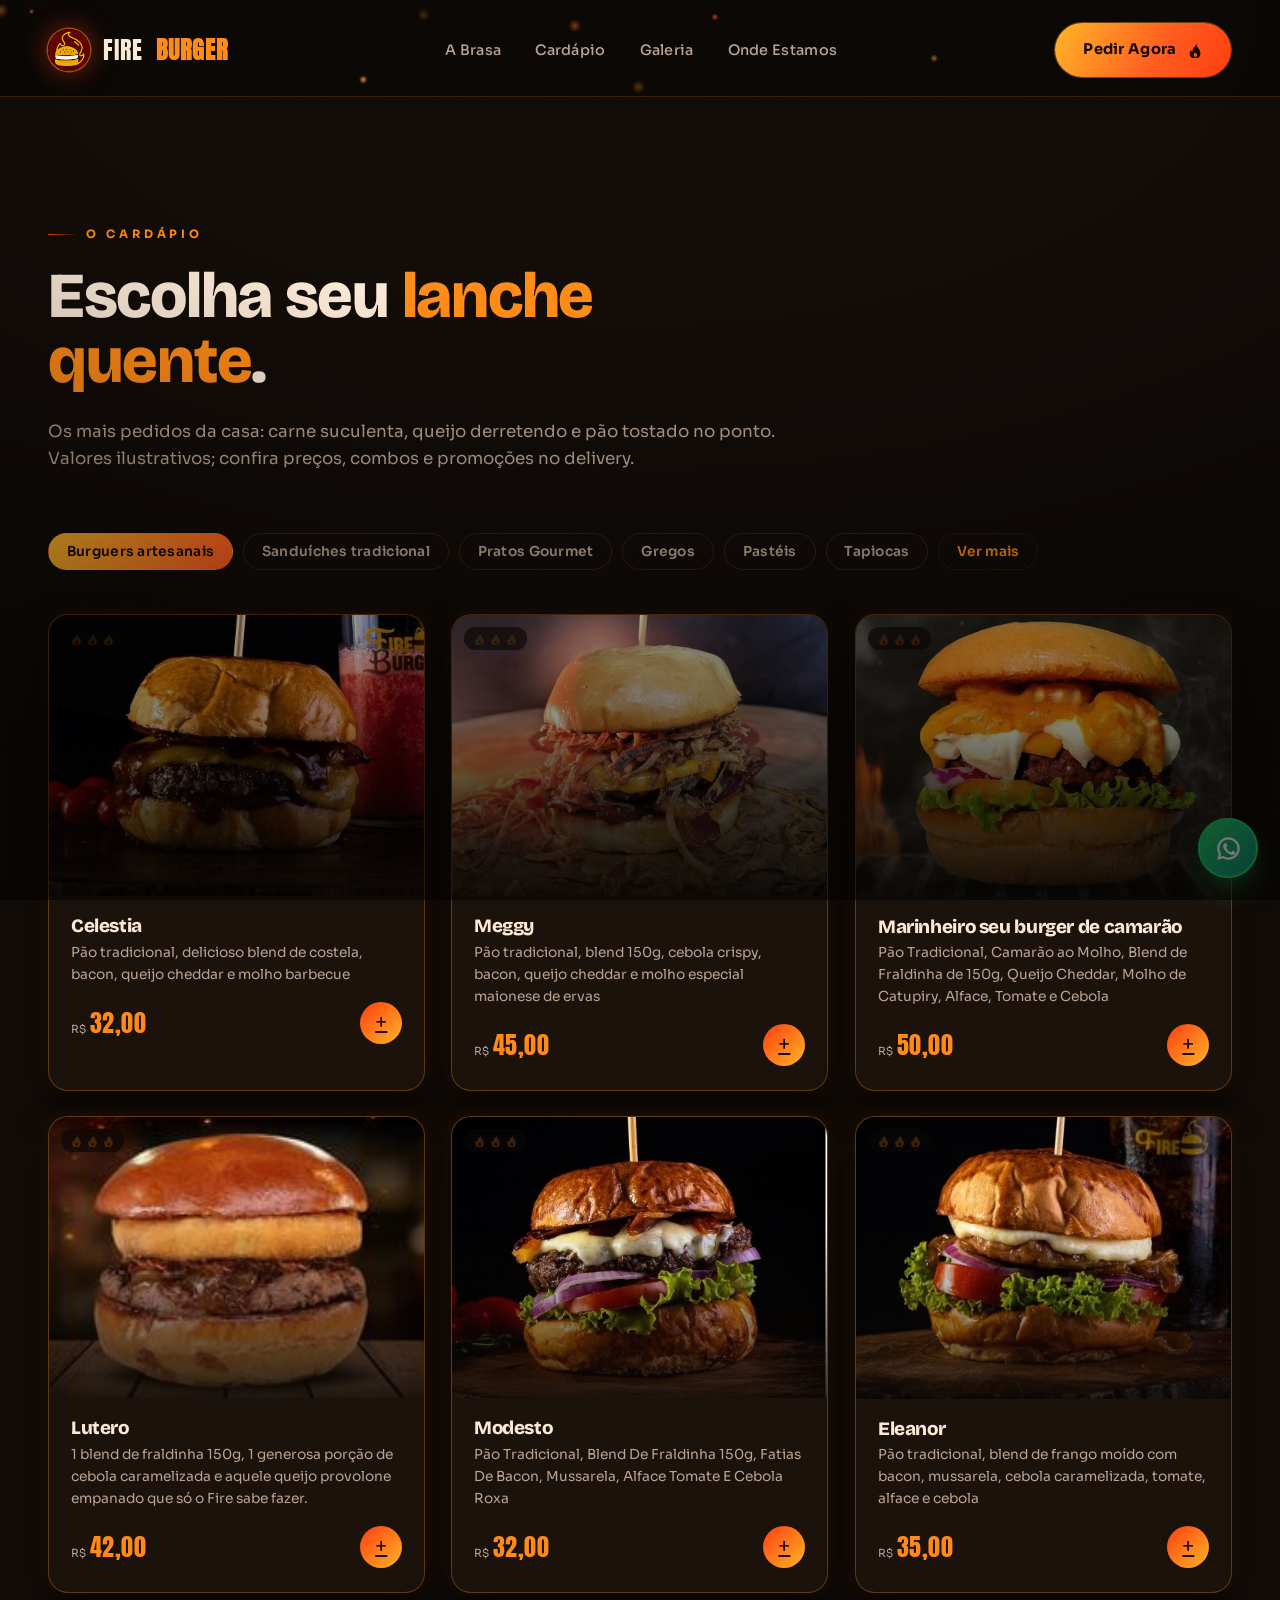
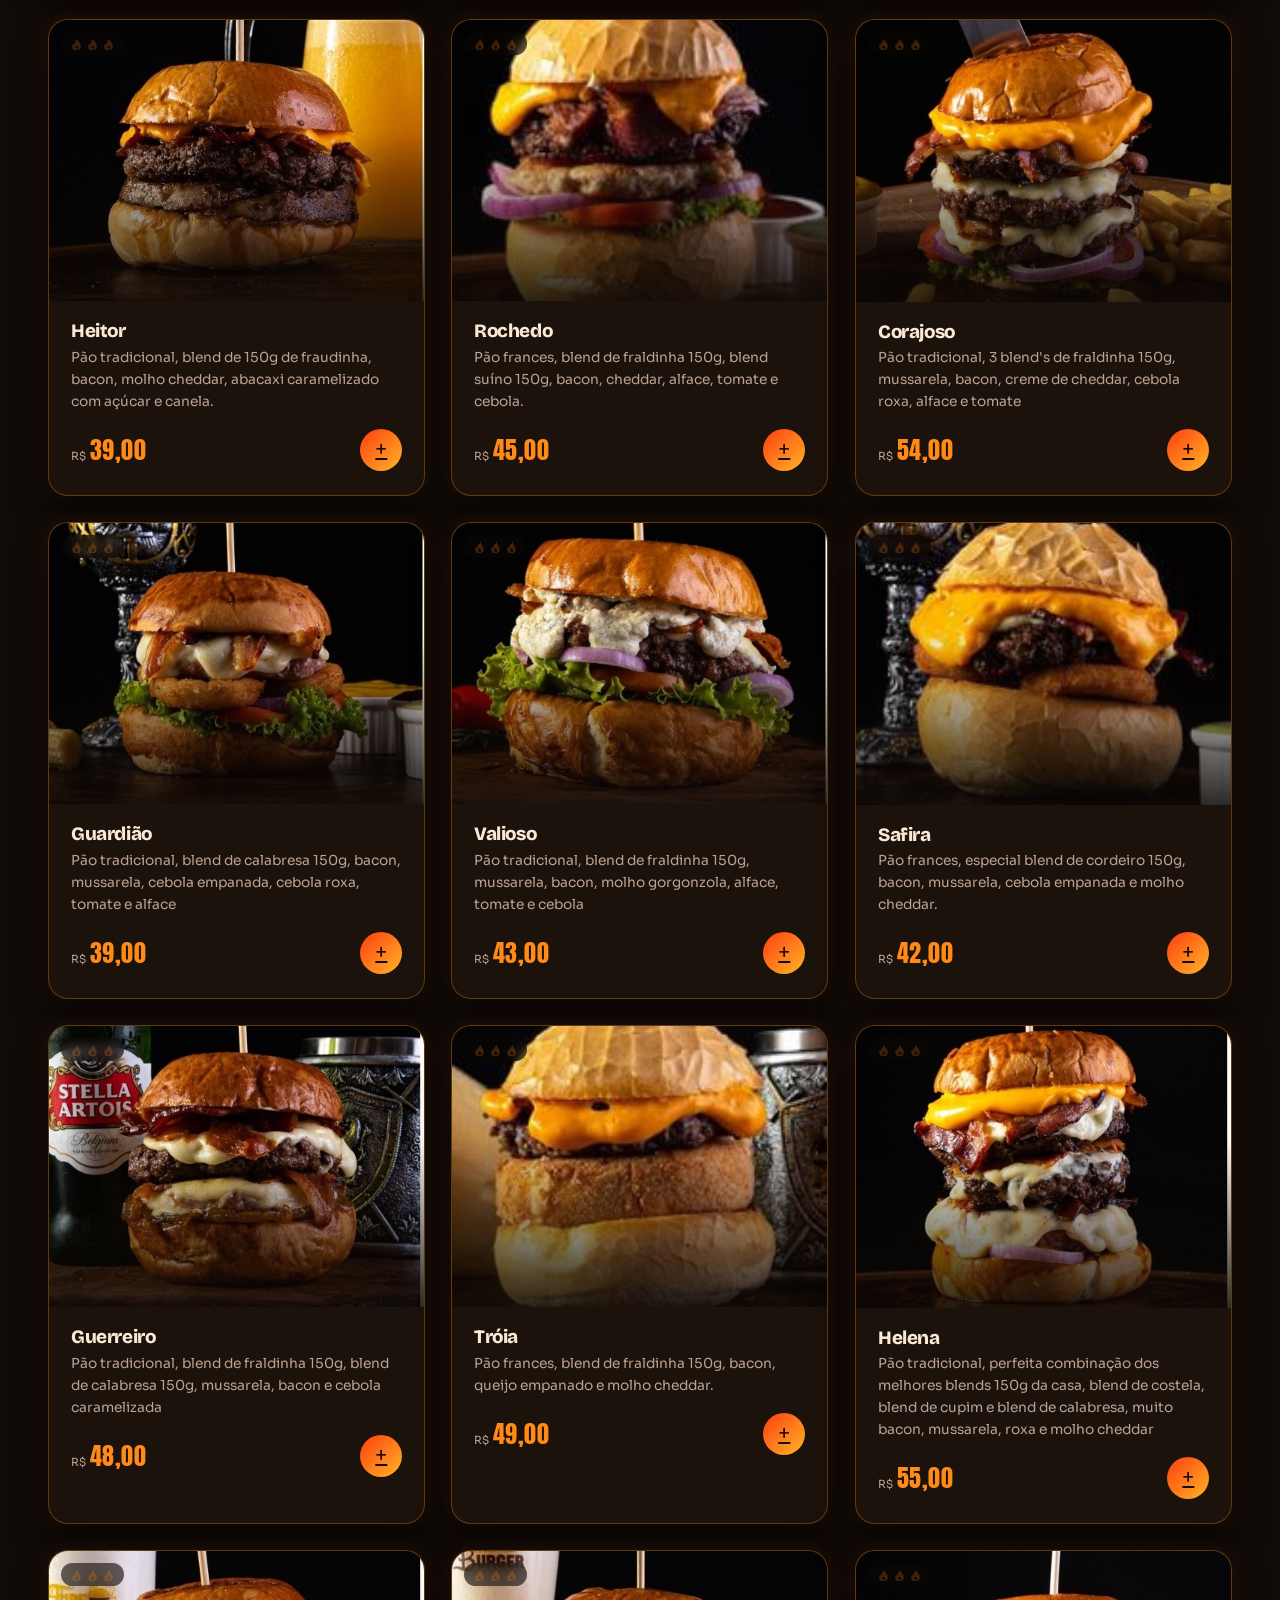
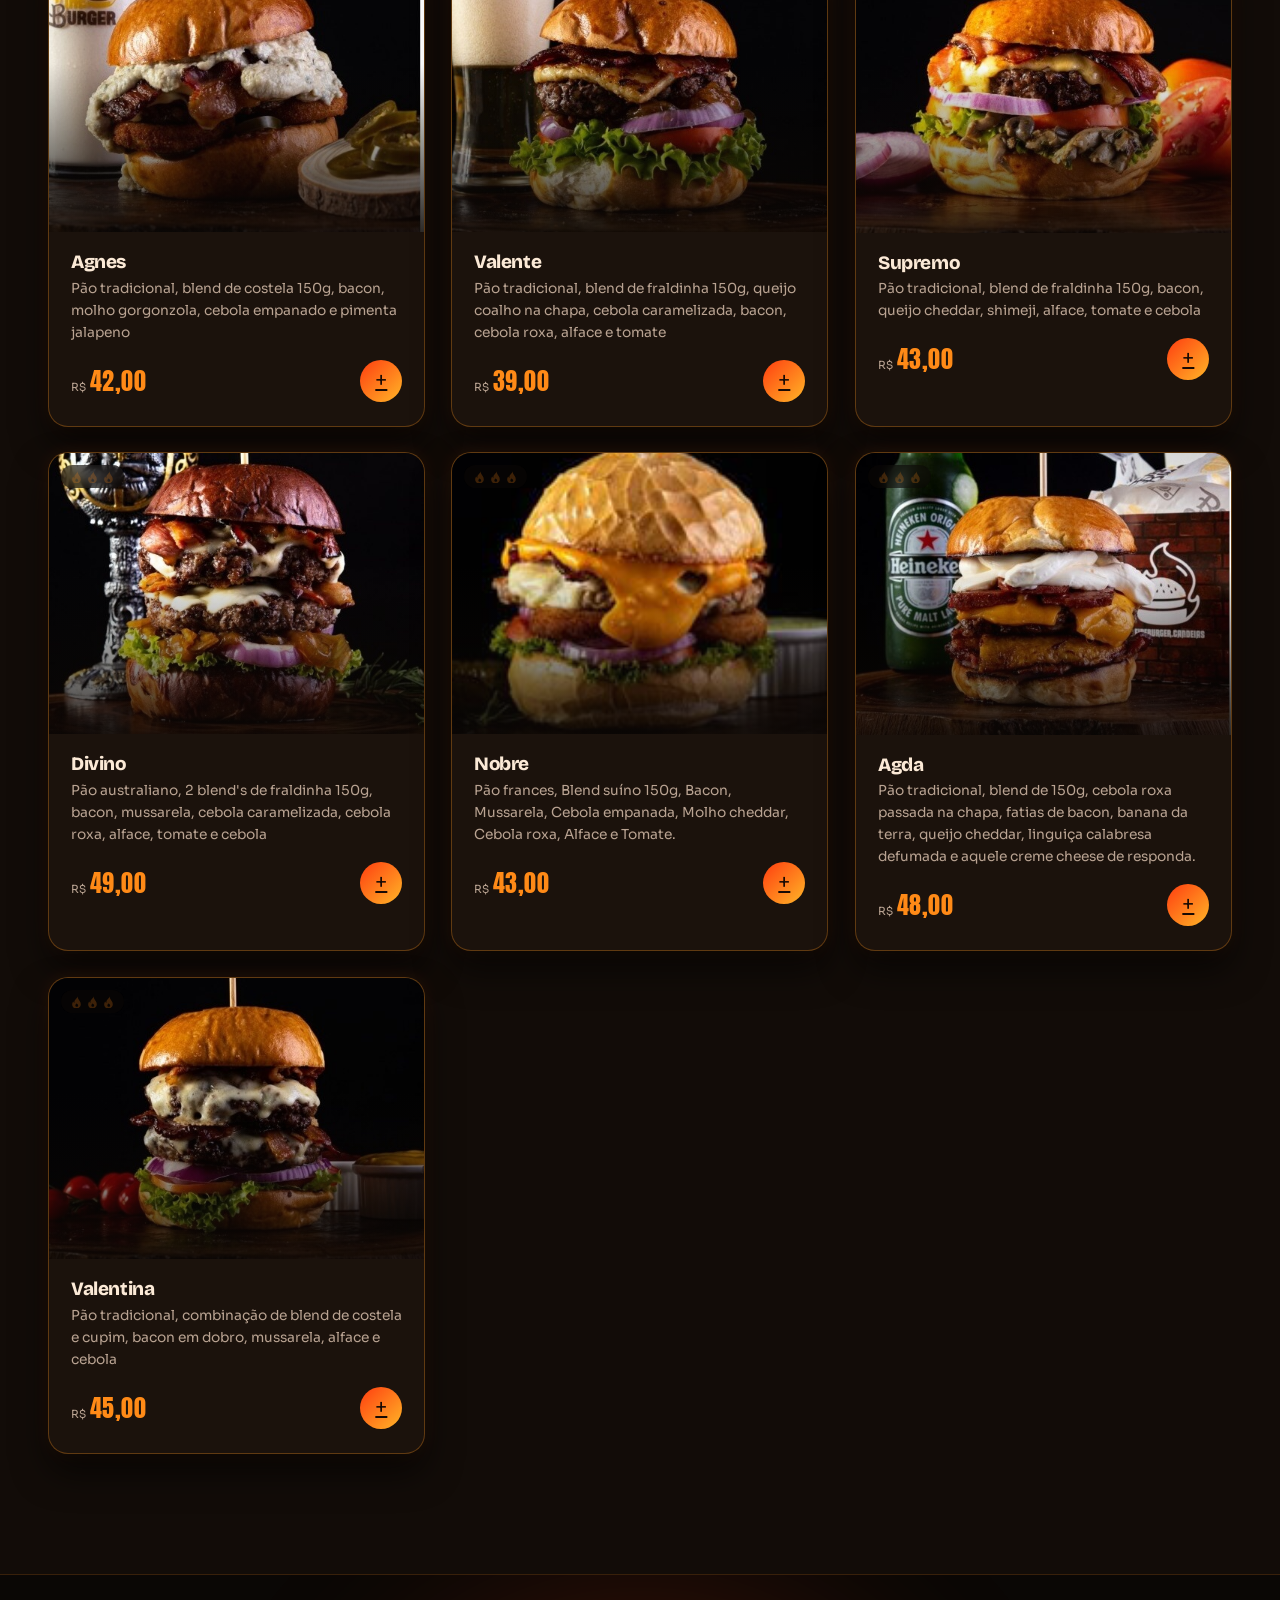
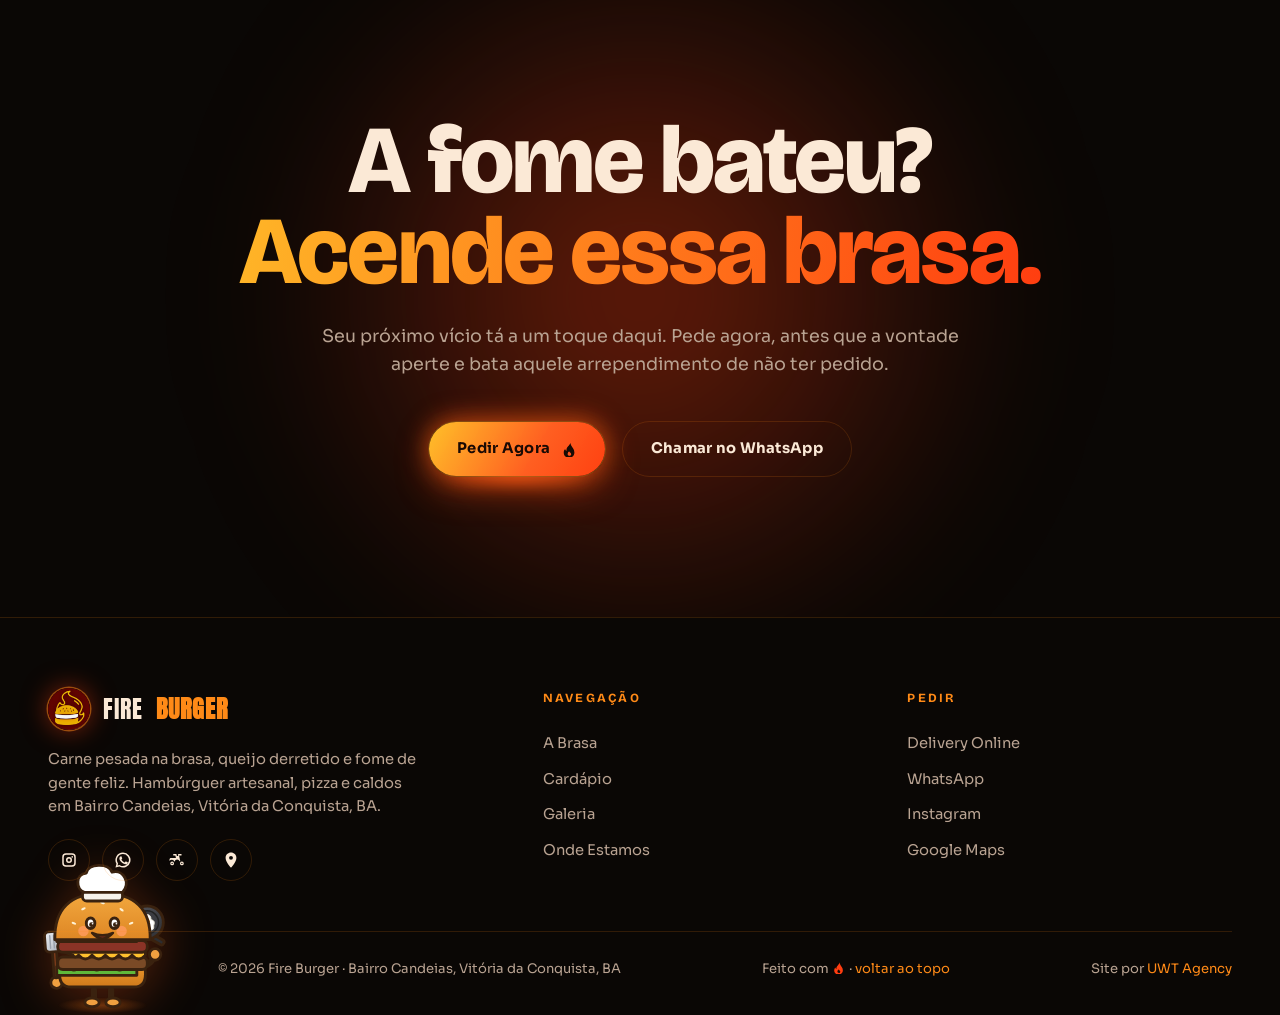
<file: cardapio.html>
<!DOCTYPE html>
<html lang="pt-BR">
<head>
<meta charset="UTF-8" />
<meta name="viewport" content="width=device-width, initial-scale=1.0" />
<title>Cardápio · Fire Burger · Bairro Candeias, Vitória da Conquista</title>
<meta name="description" content="Carne pesada selada na brasa, queijo escorrendo e pão tostado na manteiga. Hambúrguer artesanal, pizza e caldos em Bairro Candeias, Vitória da Conquista. Peça agora, a fome não espera." />
<meta property="og:title" content="Fire Burger · Hambúrguer que não mata fome, acende vontade." />
<meta property="og:description" content="Carne na brasa, queijo derretido, cada mordida soltando vapor. Bairro Candeias, Vitória da Conquista BA." />
<meta property="og:type" content="restaurant" />
<meta property="og:url" content="https://fireburguer.com.br/" />
<meta property="og:image" content="https://fireburguer.com.br/logo-fire-burger-perfil-1024.png" />
<meta property="og:image:width" content="1024" />
<meta property="og:image:height" content="1024" />
<meta property="og:locale" content="pt_BR" />
<meta property="og:site_name" content="Fire Burger" />
<meta name="twitter:card" content="summary_large_image" />
<meta name="twitter:title" content="Fire Burger · Hambúrguer Artesanal na Brasa · Bairro Candeias, VCA" />
<meta name="twitter:description" content="Carne na brasa, queijo derretido, delivery em Bairro Candeias, Vitória da Conquista BA. Peça agora." />
<meta name="twitter:image" content="https://fireburguer.com.br/logo-fire-burger-perfil-1024.png" />
<meta name="robots" content="index, follow" />
<meta name="keywords" content="hamburgueria Candeias, hamburguer artesanal Vitória da Conquista, hamburguer na brasa VCA, hamburgueria delivery Candeias BA, lanche Candeias, hamburguer artesanal Candeias, Fire Burger, pizza Candeias, caldo Candeias, hamburgueria VCA" />
<meta name="geo.region" content="BR-BA" />
<meta name="geo.placename" content="Bairro Candeias, Vitória da Conquista" />
<meta name="geo.position" content="-14.857;-40.838" />
<meta name="ICBM" content="-14.857, -40.838" />
<link rel="canonical" href="https://fireburguer.com.br/" />
<link rel="icon" type="image/png" sizes="32x32" href="img/favicon-32.png" />
<link rel="icon" type="image/png" sizes="192x192" href="img/favicon-192.png" />
<link rel="apple-touch-icon" href="img/apple-touch-icon.png" />
<link rel="manifest" href="site.webmanifest" />
<link rel="preconnect" href="https://fonts.googleapis.com" />
<link rel="preconnect" href="https://fonts.gstatic.com" crossorigin />
<link href="https://fonts.googleapis.com/css2?family=Anton&family=Sora:wght@300;400;500;600;700;800&family=Bricolage+Grotesque:opsz,wght@12..96,500;12..96,700;12..96,800&display=swap" rel="stylesheet" />

<link rel="stylesheet" href="css/style.css" />
</head>
<body class="subpage">
<!-- ===================== SVG ICON SPRITE (custom Fire Burger) ===================== -->
<svg width="0" height="0" style="position:absolute" aria-hidden="true" focusable="false">
  <symbol id="ic-fire" viewBox="0 0 24 24"><path d="M13.6 1.4c.4 2.7-.9 4.2-2.3 5.7-1.5 1.6-3.2 3.2-3.2 6.1 0 .5.1 1 .2 1.5-1.1-.4-1.9-1.4-2.2-2.8-1.3 1.5-2.1 3.2-2.1 5C4 21.7 7.5 25 11.9 25c4.5 0 8-3.5 8-8 0-4.9-3.2-7.1-4.7-10.2-.7-1.4-1.2-3-1.6-4.6Zm-1.5 13.9c.4 1 1.1 1.4 1.8 2 .7.6 1.2 1.3 1.2 2.3 0 1.3-1.1 2.3-2.5 2.3-1.6 0-2.7-1.1-2.7-2.7 0-1.5 1.1-2.5 1.6-3.6.2.6.5 1.1.6 1.7Z"/></symbol>
  <symbol id="ic-bolt" viewBox="0 0 24 24"><path d="M13.4 1.5 4 14.2c-.3.4 0 1 .5 1H10l-1.4 7.1c-.1.7.8 1.1 1.2.5L20 9.8c.3-.4 0-1-.5-1H14l1.6-6.8c.2-.7-.7-1.1-1.2-.5Z"/></symbol>
  <symbol id="ic-spark" viewBox="0 0 24 24"><path d="M12 1.5c.7 5 1.8 6.3 6.8 7-5 .7-6.1 2-6.8 7-.7-5-1.8-6.3-6.8-7 5-.7 6.1-2 6.8-7Z"/></symbol>
  <symbol id="ic-meat" viewBox="0 0 24 24"><path d="M3.4 12.8c-.7-3.7 2.4-7.6 7.1-8.7 5.6-1.3 10.4 1.4 11.2 5.6.6 3.3-1.7 6.2-5 7.2.2.9-.2 1.9-1.1 2.5-1.4.9-3.2.5-4.1-.8-.2-.3-.3-.6-.4-.9-3.6.1-7-2-7.7-4.9Zm12.9-1.6a2 2 0 1 0 0-4 2 2 0 0 0 0 4Z"/></symbol>
  <symbol id="ic-chef" viewBox="0 0 24 24"><path d="M6 17.5h12v2A1.5 1.5 0 0 1 16.5 21h-9A1.5 1.5 0 0 1 6 19.5v-2Zm6-14c2.3 0 4.3 1.5 5 3.6 1.9.2 3.4 1.8 3.4 3.8 0 1.6-1 3-2.4 3.6H6c-1.4-.6-2.4-2-2.4-3.6 0-2 1.5-3.6 3.4-3.8C7.7 5 9.7 3.5 12 3.5Z"/></symbol>
  <symbol id="ic-pin" viewBox="0 0 24 24"><path d="M12 2C8 2 4.8 5.2 4.8 9.2c0 5.1 6.3 12.2 6.6 12.5.3.4.9.4 1.2 0 .3-.3 6.6-7.4 6.6-12.5C19.2 5.2 16 2 12 2Zm0 9.7a2.6 2.6 0 1 1 0-5.2 2.6 2.6 0 0 1 0 5.2Z"/></symbol>
  <symbol id="ic-phone" viewBox="0 0 24 24"><path d="M7.5 3H4.2c-.7 0-1.2.5-1.2 1.2C3 13.5 10.5 21 19.8 21c.7 0 1.2-.5 1.2-1.2v-3.3c0-.6-.4-1-1-1-1.2 0-2.4-.2-3.5-.6-.4-.1-.8 0-1.1.2l-2 2c-2.8-1.4-5.1-3.7-6.5-6.5l2-2c.3-.3.4-.7.2-1.1-.4-1.1-.6-2.3-.6-3.5 0-.6-.4-1-1-1Z"/></symbol>
  <symbol id="ic-camera" viewBox="0 0 24 24"><path d="M9 3 7.6 5H5a2 2 0 0 0-2 2v11a2 2 0 0 0 2 2h14a2 2 0 0 0 2-2V7a2 2 0 0 0-2-2h-2.6L15 3H9Zm3 5a4.6 4.6 0 1 1 0 9.2A4.6 4.6 0 0 1 12 8Zm0 2a2.6 2.6 0 1 0 0 5.2A2.6 2.6 0 0 0 12 10Z"/></symbol>
  <symbol id="ic-scooter" viewBox="0 0 24 24"><path d="M18.5 19a2.5 2.5 0 1 1 0-5 2.5 2.5 0 0 1 0 5Zm0-3.4a.9.9 0 1 0 0 1.8.9.9 0 0 0 0-1.8Z"/><path d="M5.5 19a2.5 2.5 0 1 1 0-5 2.5 2.5 0 0 1 0 5Zm0-3.4a.9.9 0 1 0 0 1.8.9.9 0 0 0 0-1.8Z"/><path d="M13.5 4H18v2h-3.3l1.7 7.6h-.9a3.5 3.5 0 0 0-6.6.4H8.4a3.5 3.5 0 0 0-6.4-.6H2v-2c0-1.1.9-2 2-2h6.6L9.8 6H7V4h4.2l.6 2.6h1.8L13.5 4Z"/></symbol>
  <symbol id="ic-clock" viewBox="0 0 24 24"><path d="M12 2a10 10 0 1 0 0 20 10 10 0 0 0 0-20Zm0 2a8 8 0 1 1 0 16 8 8 0 0 1 0-16Zm-1 3v6l4.8 2.9 1-1.7-3.8-2.3V7h-2Z"/></symbol>
  <symbol id="ic-whatsapp" viewBox="0 0 24 24"><path d="M12 2A10 10 0 0 0 3.3 17L2 22l5.1-1.3A10 10 0 1 0 12 2Zm0 2a8 8 0 1 1-4.1 14.9l-.4-.2-2.8.7.8-2.7-.3-.4A8 8 0 0 1 12 4ZM8.9 7.3c-.2 0-.5 0-.7.4-.3.4-1 1-1 2.3 0 1.4 1 2.7 1.1 2.9.2.2 2 3 4.7 4.1 2.3.9 2.8.7 3.3.7s1.6-.7 1.8-1.3c.2-.6.2-1.2.2-1.3-.1-.1-.3-.2-.6-.3l-1.7-.8c-.2-.1-.4-.1-.6.1l-.8 1c-.1.2-.3.2-.6.1-.3-.1-1.3-.5-2.4-1.5-.9-.8-1.5-1.8-1.6-2-.2-.3 0-.4.1-.6l.5-.6c.2-.1.2-.3.3-.5.1-.2.1-.4 0-.5l-.8-2c-.2-.5-.4-.5-.6-.5h-.5Z"/></symbol>
  <symbol id="ic-instagram" viewBox="0 0 24 24"><path d="M8 3h8a5 5 0 0 1 5 5v8a5 5 0 0 1-5 5H8a5 5 0 0 1-5-5V8a5 5 0 0 1 5-5Zm0 2a3 3 0 0 0-3 3v8a3 3 0 0 0 3 3h8a3 3 0 0 0 3-3V8a3 3 0 0 0-3-3H8Zm4 3a4 4 0 1 1 0 8 4 4 0 0 1 0-8Zm0 2a2 2 0 1 0 0 4 2 2 0 0 0 0-4Zm4.3-3.2a1.1 1.1 0 1 1 0 2.2 1.1 1.1 0 0 1 0-2.2Z"/></symbol>
  <symbol id="ic-star" viewBox="0 0 24 24"><path d="M12 2.2l2.9 6 6.6.8-4.9 4.5 1.3 6.5L12 17.7 6.1 20l1.3-6.5L2.5 9l6.6-.8L12 2.2Z"/></symbol>
</svg>

<div class="vignette"></div>
<canvas id="embers"></canvas>
<!-- ===================== NAV ===================== -->
<header class="nav" id="nav">
  <div class="nav-inner">
    <a href="index.html" class="brand"><img class="brand-logo" src="logo%20fire%20burguer.jpeg" alt="Fire Burger" />FIRE<b>BURGER</b></a>
    <nav class="nav-links" id="navLinks">
      <a href="index.html#sobre">A Brasa</a>
      <a href="cardapio.html">Cardápio</a>
      <a href="galeria.html">Galeria</a>
      <a href="contato.html">Onde Estamos</a>
    </nav>
    <div class="nav-cta">
      <a href="https://fireburgerpizzascaldosegourmet.saipos.com/home" target="_blank" rel="noopener" class="btn desk-cta">Pedir Agora <svg class="svgi"><use href="#ic-fire"/></svg></a>
      <button class="burger-ico" id="burgerIco" aria-label="menu" aria-expanded="false"><span></span><span></span><span></span></button>
    </div>
  </div>
</header>
<!-- ===================== CARDÁPIO ===================== -->
<section class="menu sec-pad" id="cardapio">
  <div class="wrap">
    <div class="shead reveal">
      <span class="eyebrow">O Cardápio</span>
      <h2>Escolha seu <span style="color:var(--flame)">lanche quente</span>.</h2>
      <p>Os mais pedidos da casa: carne suculenta, queijo derretendo e pão tostado no ponto. Valores ilustrativos; confira preços, combos e promoções no delivery.</p>
    </div>

    <div class="menu-filters reveal d1" id="filters">
      <!-- botões de categoria gerados automaticamente via JS (CAT_ORDER) -->
    </div>

    <div class="menu-grid" id="menuGrid">
      <!-- cards injetados via JS -->
    </div>
  </div>
</section>
<!-- ===================== CTA FINAL ===================== -->
<section class="cta-final">
  <div class="glow"></div>
  <div class="wrap">
    <h2 class="reveal">A fome bateu?<br><em>Acende essa brasa.</em></h2>
    <p class="reveal d1">Seu próximo vício tá a um toque daqui. Pede agora, antes que a vontade aperte e bata aquele arrependimento de não ter pedido.</p>
    <div class="hero-actions reveal d2">
      <span class="firewrap firewrap--hot"><span class="flames" aria-hidden="true"></span><a href="https://fireburgerpizzascaldosegourmet.saipos.com/home" target="_blank" rel="noopener" class="btn">Pedir Agora <svg class="svgi"><use href="#ic-fire"/></svg></a></span>
      <a href="https://wa.me/5577999914216" target="_blank" rel="noopener" class="btn btn--ghost">Chamar no WhatsApp</a>
    </div>
  </div>
</section>
<footer>
  <!-- Mascote animado (SVG) surgindo do canto inferior esquerdo -->
  <img class="foot-mascot" src="mascote-burger.svg" alt="Mascote Fire Burger" loading="lazy" aria-hidden="true">
  <div class="wrap">
    <div class="foot-grid">
      <div class="foot-brand">
        <a href="index.html" class="brand"><img class="brand-logo" src="logo%20fire%20burguer.jpeg" alt="Fire Burger" />FIRE<b>BURGER</b></a>
        <p>Carne pesada na brasa, queijo derretido e fome de gente feliz. Hambúrguer artesanal, pizza e caldos em Bairro Candeias, Vitória da Conquista, BA.</p>
        <div class="foot-soc">
          <a href="https://www.instagram.com/fireburger.candeias/" target="_blank" rel="noopener" aria-label="Instagram"><svg class="svgi"><use href="#ic-instagram"/></svg></a>
          <a href="https://wa.me/5577999914216" target="_blank" rel="noopener" aria-label="WhatsApp"><svg class="svgi"><use href="#ic-whatsapp"/></svg></a>
          <a href="https://fireburgerpizzascaldosegourmet.saipos.com/home" target="_blank" rel="noopener" aria-label="Delivery"><svg class="svgi"><use href="#ic-scooter"/></svg></a>
          <a href="https://maps.app.goo.gl/gxtk2WfLhKHki3Jt8" target="_blank" rel="noopener" aria-label="Google Maps"><svg class="svgi"><use href="#ic-pin"/></svg></a>
        </div>
      </div>
      <div class="foot-col">
        <h5>Navegação</h5>
        <a href="index.html#sobre">A Brasa</a>
        <a href="cardapio.html">Cardápio</a>
        <a href="galeria.html">Galeria</a>
        <a href="contato.html">Onde Estamos</a>
      </div>
      <div class="foot-col">
        <h5>Pedir</h5>
        <a href="https://fireburgerpizzascaldosegourmet.saipos.com/home" target="_blank" rel="noopener">Delivery Online</a>
        <a href="https://wa.me/5577999914216" target="_blank" rel="noopener">WhatsApp</a>
        <a href="https://www.instagram.com/fireburger.candeias/" target="_blank" rel="noopener">Instagram</a>
        <a href="https://maps.app.goo.gl/gxtk2WfLhKHki3Jt8" target="_blank" rel="noopener">Google Maps</a>
      </div>
    </div>
    <div class="foot-bot">
      <span>© 2026 Fire Burger · Bairro Candeias, Vitória da Conquista, BA</span>
      <span>Feito com <svg class="svgi"><use href="#ic-fire"/></svg> · <a href="#top">voltar ao topo</a></span>
      <span>Site por <a href="https://uwtool.com.br" target="_blank" rel="noopener">UWT Agency</a></span>
    </div>
  </div>
</footer>
<a class="wa-float" href="https://wa.me/5577999914216" target="_blank" rel="noopener" aria-label="WhatsApp"><svg class="svgi"><use href="#ic-whatsapp"/></svg></a>
<script src="js/script.js"></script>
</body>
</html>
</file>
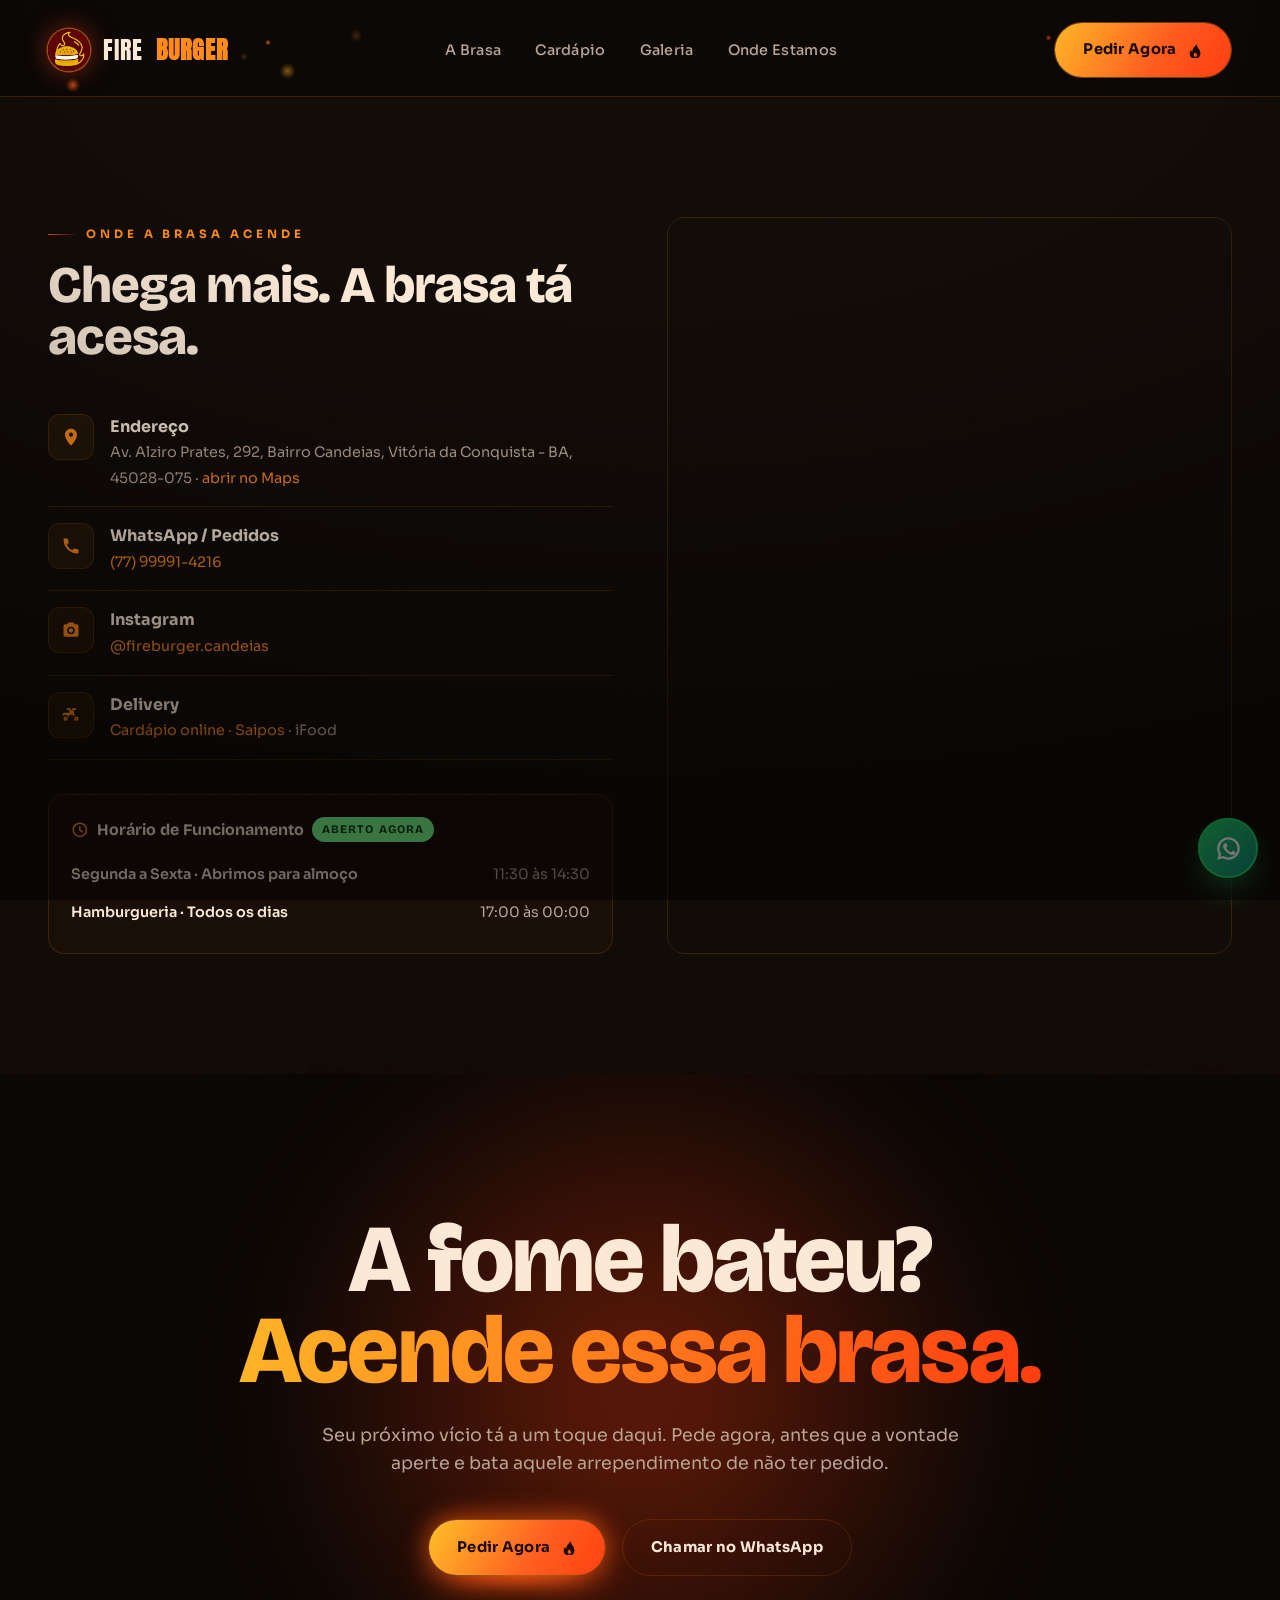
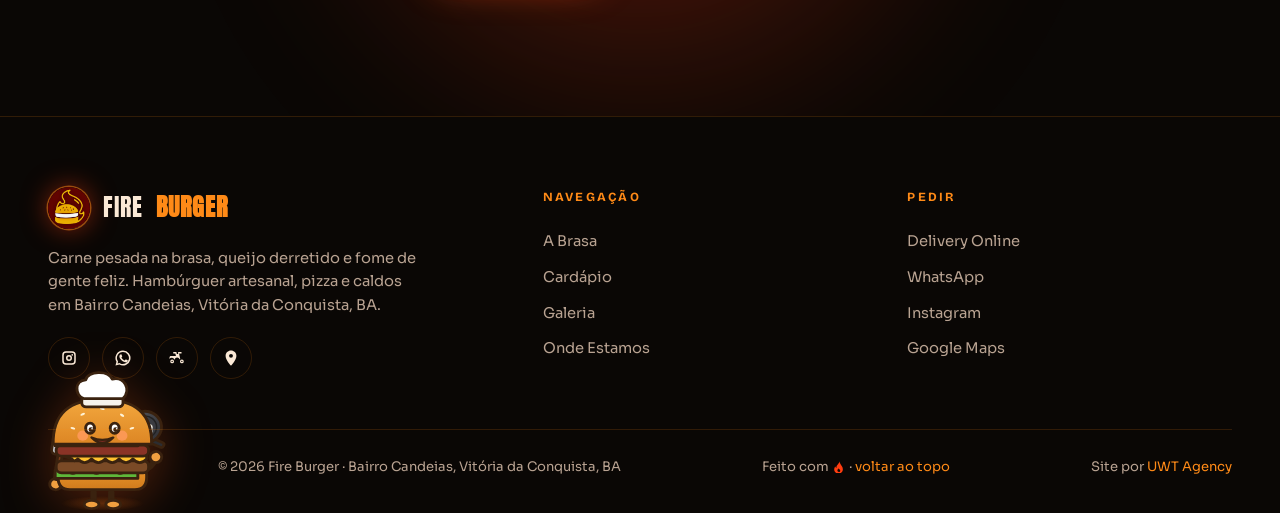
<file: contato.html>
<!DOCTYPE html>
<html lang="pt-BR">
<head>
<meta charset="UTF-8" />
<meta name="viewport" content="width=device-width, initial-scale=1.0" />
<title>Onde Estamos · Fire Burger · Bairro Candeias, Vitória da Conquista</title>
<meta name="description" content="Carne pesada selada na brasa, queijo escorrendo e pão tostado na manteiga. Hambúrguer artesanal, pizza e caldos em Bairro Candeias, Vitória da Conquista. Peça agora, a fome não espera." />
<meta property="og:title" content="Fire Burger · Hambúrguer que não mata fome, acende vontade." />
<meta property="og:description" content="Carne na brasa, queijo derretido, cada mordida soltando vapor. Bairro Candeias, Vitória da Conquista BA." />
<meta property="og:type" content="restaurant" />
<meta property="og:url" content="https://fireburguer.com.br/" />
<meta property="og:image" content="https://fireburguer.com.br/logo-fire-burger-perfil-1024.png" />
<meta property="og:image:width" content="1024" />
<meta property="og:image:height" content="1024" />
<meta property="og:locale" content="pt_BR" />
<meta property="og:site_name" content="Fire Burger" />
<meta name="twitter:card" content="summary_large_image" />
<meta name="twitter:title" content="Fire Burger · Hambúrguer Artesanal na Brasa · Bairro Candeias, VCA" />
<meta name="twitter:description" content="Carne na brasa, queijo derretido, delivery em Bairro Candeias, Vitória da Conquista BA. Peça agora." />
<meta name="twitter:image" content="https://fireburguer.com.br/logo-fire-burger-perfil-1024.png" />
<meta name="robots" content="index, follow" />
<meta name="keywords" content="hamburgueria Candeias, hamburguer artesanal Vitória da Conquista, hamburguer na brasa VCA, hamburgueria delivery Candeias BA, lanche Candeias, hamburguer artesanal Candeias, Fire Burger, pizza Candeias, caldo Candeias, hamburgueria VCA" />
<meta name="geo.region" content="BR-BA" />
<meta name="geo.placename" content="Bairro Candeias, Vitória da Conquista" />
<meta name="geo.position" content="-14.857;-40.838" />
<meta name="ICBM" content="-14.857, -40.838" />
<link rel="canonical" href="https://fireburguer.com.br/" />
<link rel="icon" type="image/png" sizes="32x32" href="img/favicon-32.png" />
<link rel="icon" type="image/png" sizes="192x192" href="img/favicon-192.png" />
<link rel="apple-touch-icon" href="img/apple-touch-icon.png" />
<link rel="manifest" href="site.webmanifest" />
<link rel="preconnect" href="https://fonts.googleapis.com" />
<link rel="preconnect" href="https://fonts.gstatic.com" crossorigin />
<link href="https://fonts.googleapis.com/css2?family=Anton&family=Sora:wght@300;400;500;600;700;800&family=Bricolage+Grotesque:opsz,wght@12..96,500;12..96,700;12..96,800&display=swap" rel="stylesheet" />

<link rel="stylesheet" href="css/style.css" />
</head>
<body class="subpage">
<!-- ===================== SVG ICON SPRITE (custom Fire Burger) ===================== -->
<svg width="0" height="0" style="position:absolute" aria-hidden="true" focusable="false">
  <symbol id="ic-fire" viewBox="0 0 24 24"><path d="M13.6 1.4c.4 2.7-.9 4.2-2.3 5.7-1.5 1.6-3.2 3.2-3.2 6.1 0 .5.1 1 .2 1.5-1.1-.4-1.9-1.4-2.2-2.8-1.3 1.5-2.1 3.2-2.1 5C4 21.7 7.5 25 11.9 25c4.5 0 8-3.5 8-8 0-4.9-3.2-7.1-4.7-10.2-.7-1.4-1.2-3-1.6-4.6Zm-1.5 13.9c.4 1 1.1 1.4 1.8 2 .7.6 1.2 1.3 1.2 2.3 0 1.3-1.1 2.3-2.5 2.3-1.6 0-2.7-1.1-2.7-2.7 0-1.5 1.1-2.5 1.6-3.6.2.6.5 1.1.6 1.7Z"/></symbol>
  <symbol id="ic-bolt" viewBox="0 0 24 24"><path d="M13.4 1.5 4 14.2c-.3.4 0 1 .5 1H10l-1.4 7.1c-.1.7.8 1.1 1.2.5L20 9.8c.3-.4 0-1-.5-1H14l1.6-6.8c.2-.7-.7-1.1-1.2-.5Z"/></symbol>
  <symbol id="ic-spark" viewBox="0 0 24 24"><path d="M12 1.5c.7 5 1.8 6.3 6.8 7-5 .7-6.1 2-6.8 7-.7-5-1.8-6.3-6.8-7 5-.7 6.1-2 6.8-7Z"/></symbol>
  <symbol id="ic-meat" viewBox="0 0 24 24"><path d="M3.4 12.8c-.7-3.7 2.4-7.6 7.1-8.7 5.6-1.3 10.4 1.4 11.2 5.6.6 3.3-1.7 6.2-5 7.2.2.9-.2 1.9-1.1 2.5-1.4.9-3.2.5-4.1-.8-.2-.3-.3-.6-.4-.9-3.6.1-7-2-7.7-4.9Zm12.9-1.6a2 2 0 1 0 0-4 2 2 0 0 0 0 4Z"/></symbol>
  <symbol id="ic-chef" viewBox="0 0 24 24"><path d="M6 17.5h12v2A1.5 1.5 0 0 1 16.5 21h-9A1.5 1.5 0 0 1 6 19.5v-2Zm6-14c2.3 0 4.3 1.5 5 3.6 1.9.2 3.4 1.8 3.4 3.8 0 1.6-1 3-2.4 3.6H6c-1.4-.6-2.4-2-2.4-3.6 0-2 1.5-3.6 3.4-3.8C7.7 5 9.7 3.5 12 3.5Z"/></symbol>
  <symbol id="ic-pin" viewBox="0 0 24 24"><path d="M12 2C8 2 4.8 5.2 4.8 9.2c0 5.1 6.3 12.2 6.6 12.5.3.4.9.4 1.2 0 .3-.3 6.6-7.4 6.6-12.5C19.2 5.2 16 2 12 2Zm0 9.7a2.6 2.6 0 1 1 0-5.2 2.6 2.6 0 0 1 0 5.2Z"/></symbol>
  <symbol id="ic-phone" viewBox="0 0 24 24"><path d="M7.5 3H4.2c-.7 0-1.2.5-1.2 1.2C3 13.5 10.5 21 19.8 21c.7 0 1.2-.5 1.2-1.2v-3.3c0-.6-.4-1-1-1-1.2 0-2.4-.2-3.5-.6-.4-.1-.8 0-1.1.2l-2 2c-2.8-1.4-5.1-3.7-6.5-6.5l2-2c.3-.3.4-.7.2-1.1-.4-1.1-.6-2.3-.6-3.5 0-.6-.4-1-1-1Z"/></symbol>
  <symbol id="ic-camera" viewBox="0 0 24 24"><path d="M9 3 7.6 5H5a2 2 0 0 0-2 2v11a2 2 0 0 0 2 2h14a2 2 0 0 0 2-2V7a2 2 0 0 0-2-2h-2.6L15 3H9Zm3 5a4.6 4.6 0 1 1 0 9.2A4.6 4.6 0 0 1 12 8Zm0 2a2.6 2.6 0 1 0 0 5.2A2.6 2.6 0 0 0 12 10Z"/></symbol>
  <symbol id="ic-scooter" viewBox="0 0 24 24"><path d="M18.5 19a2.5 2.5 0 1 1 0-5 2.5 2.5 0 0 1 0 5Zm0-3.4a.9.9 0 1 0 0 1.8.9.9 0 0 0 0-1.8Z"/><path d="M5.5 19a2.5 2.5 0 1 1 0-5 2.5 2.5 0 0 1 0 5Zm0-3.4a.9.9 0 1 0 0 1.8.9.9 0 0 0 0-1.8Z"/><path d="M13.5 4H18v2h-3.3l1.7 7.6h-.9a3.5 3.5 0 0 0-6.6.4H8.4a3.5 3.5 0 0 0-6.4-.6H2v-2c0-1.1.9-2 2-2h6.6L9.8 6H7V4h4.2l.6 2.6h1.8L13.5 4Z"/></symbol>
  <symbol id="ic-clock" viewBox="0 0 24 24"><path d="M12 2a10 10 0 1 0 0 20 10 10 0 0 0 0-20Zm0 2a8 8 0 1 1 0 16 8 8 0 0 1 0-16Zm-1 3v6l4.8 2.9 1-1.7-3.8-2.3V7h-2Z"/></symbol>
  <symbol id="ic-whatsapp" viewBox="0 0 24 24"><path d="M12 2A10 10 0 0 0 3.3 17L2 22l5.1-1.3A10 10 0 1 0 12 2Zm0 2a8 8 0 1 1-4.1 14.9l-.4-.2-2.8.7.8-2.7-.3-.4A8 8 0 0 1 12 4ZM8.9 7.3c-.2 0-.5 0-.7.4-.3.4-1 1-1 2.3 0 1.4 1 2.7 1.1 2.9.2.2 2 3 4.7 4.1 2.3.9 2.8.7 3.3.7s1.6-.7 1.8-1.3c.2-.6.2-1.2.2-1.3-.1-.1-.3-.2-.6-.3l-1.7-.8c-.2-.1-.4-.1-.6.1l-.8 1c-.1.2-.3.2-.6.1-.3-.1-1.3-.5-2.4-1.5-.9-.8-1.5-1.8-1.6-2-.2-.3 0-.4.1-.6l.5-.6c.2-.1.2-.3.3-.5.1-.2.1-.4 0-.5l-.8-2c-.2-.5-.4-.5-.6-.5h-.5Z"/></symbol>
  <symbol id="ic-instagram" viewBox="0 0 24 24"><path d="M8 3h8a5 5 0 0 1 5 5v8a5 5 0 0 1-5 5H8a5 5 0 0 1-5-5V8a5 5 0 0 1 5-5Zm0 2a3 3 0 0 0-3 3v8a3 3 0 0 0 3 3h8a3 3 0 0 0 3-3V8a3 3 0 0 0-3-3H8Zm4 3a4 4 0 1 1 0 8 4 4 0 0 1 0-8Zm0 2a2 2 0 1 0 0 4 2 2 0 0 0 0-4Zm4.3-3.2a1.1 1.1 0 1 1 0 2.2 1.1 1.1 0 0 1 0-2.2Z"/></symbol>
  <symbol id="ic-star" viewBox="0 0 24 24"><path d="M12 2.2l2.9 6 6.6.8-4.9 4.5 1.3 6.5L12 17.7 6.1 20l1.3-6.5L2.5 9l6.6-.8L12 2.2Z"/></symbol>
</svg>

<div class="vignette"></div>
<canvas id="embers"></canvas>
<!-- ===================== NAV ===================== -->
<header class="nav" id="nav">
  <div class="nav-inner">
    <a href="index.html" class="brand"><img class="brand-logo" src="logo%20fire%20burguer.jpeg" alt="Fire Burger" />FIRE<b>BURGER</b></a>
    <nav class="nav-links" id="navLinks">
      <a href="index.html#sobre">A Brasa</a>
      <a href="cardapio.html">Cardápio</a>
      <a href="galeria.html">Galeria</a>
      <a href="contato.html">Onde Estamos</a>
    </nav>
    <div class="nav-cta">
      <a href="https://fireburgerpizzascaldosegourmet.saipos.com/home" target="_blank" rel="noopener" class="btn desk-cta">Pedir Agora <svg class="svgi"><use href="#ic-fire"/></svg></a>
      <button class="burger-ico" id="burgerIco" aria-label="menu" aria-expanded="false"><span></span><span></span><span></span></button>
    </div>
  </div>
</header>
<!-- ===================== CONTATO ===================== -->
<section class="contact sec-pad" id="contato">
  <!-- brasas subindo no fundo (preenchidas via JS) -->
  <div class="pratos-sparks" id="contatoSparks" aria-hidden="true"></div>
  <div class="wrap">
    <div class="contact-grid">
      <div>
        <span class="eyebrow reveal">Onde a Brasa Acende</span>
        <h2 class="reveal d1" style="font-size:clamp(2rem,4.6vw,3.2rem);margin:.3em 0 .2em">Chega mais. A brasa tá acesa.</h2>
        <ul class="info-list">
          <li class="reveal d1"><div class="ic"><svg class="svgi"><use href="#ic-pin"/></svg></div><div><b>Endereço</b><span>Av. Alziro Prates, 292, Bairro Candeias, Vitória da Conquista - BA, 45028-075 · <a href="https://maps.app.goo.gl/gxtk2WfLhKHki3Jt8" target="_blank" rel="noopener">abrir no Maps</a></span></div></li>
          <li class="reveal d2"><div class="ic"><svg class="svgi"><use href="#ic-phone"/></svg></div><div><b>WhatsApp / Pedidos</b><span><a href="https://wa.me/5577999914216" target="_blank" rel="noopener">(77) 99991-4216</a></span></div></li>
          <li class="reveal d3"><div class="ic"><svg class="svgi"><use href="#ic-camera"/></svg></div><div><b>Instagram</b><span><a href="https://www.instagram.com/fireburger.candeias/" target="_blank" rel="noopener">@fireburger.candeias</a></span></div></li>
          <li class="reveal d4"><div class="ic"><svg class="svgi"><use href="#ic-scooter"/></svg></div><div><b>Delivery</b><span><a href="https://fireburgerpizzascaldosegourmet.saipos.com/home" target="_blank" rel="noopener">Cardápio online · Saipos</a> · iFood</span></div></li>
        </ul>
        <div class="hours reveal d2">
          <h4><svg class="svgi"><use href="#ic-clock"/></svg> Horário de Funcionamento <span class="open-pill" id="openPill">Aberto agora</span></h4>
          <div class="row"><b>Segunda a Sexta · Abrimos para almoço</b><span>11:30 às 14:30</span></div>
          <div class="row"><b>Hamburgueria · Todos os dias</b><span>17:00 às 00:00</span></div>
        </div>
      </div>
      <div class="map-wrap reveal d2">
        <iframe loading="lazy" referrerpolicy="no-referrer-when-downgrade"
          src="https://www.google.com/maps?q=Fire+Burger+Av.+Alziro+Prates+292+Candeias+Vit%C3%B3ria+da+Conquista+BA&output=embed"></iframe>
      </div>
    </div>
  </div>
</section>
<!-- ===================== CTA FINAL ===================== -->
<section class="cta-final">
  <div class="glow"></div>
  <div class="wrap">
    <h2 class="reveal">A fome bateu?<br><em>Acende essa brasa.</em></h2>
    <p class="reveal d1">Seu próximo vício tá a um toque daqui. Pede agora, antes que a vontade aperte e bata aquele arrependimento de não ter pedido.</p>
    <div class="hero-actions reveal d2">
      <span class="firewrap firewrap--hot"><span class="flames" aria-hidden="true"></span><a href="https://fireburgerpizzascaldosegourmet.saipos.com/home" target="_blank" rel="noopener" class="btn">Pedir Agora <svg class="svgi"><use href="#ic-fire"/></svg></a></span>
      <a href="https://wa.me/5577999914216" target="_blank" rel="noopener" class="btn btn--ghost">Chamar no WhatsApp</a>
    </div>
  </div>
</section>
<footer>
  <!-- Mascote animado (SVG) surgindo do canto inferior esquerdo -->
  <img class="foot-mascot" src="mascote-burger.svg" alt="Mascote Fire Burger" loading="lazy" aria-hidden="true">
  <div class="wrap">
    <div class="foot-grid">
      <div class="foot-brand">
        <a href="index.html" class="brand"><img class="brand-logo" src="logo%20fire%20burguer.jpeg" alt="Fire Burger" />FIRE<b>BURGER</b></a>
        <p>Carne pesada na brasa, queijo derretido e fome de gente feliz. Hambúrguer artesanal, pizza e caldos em Bairro Candeias, Vitória da Conquista, BA.</p>
        <div class="foot-soc">
          <a href="https://www.instagram.com/fireburger.candeias/" target="_blank" rel="noopener" aria-label="Instagram"><svg class="svgi"><use href="#ic-instagram"/></svg></a>
          <a href="https://wa.me/5577999914216" target="_blank" rel="noopener" aria-label="WhatsApp"><svg class="svgi"><use href="#ic-whatsapp"/></svg></a>
          <a href="https://fireburgerpizzascaldosegourmet.saipos.com/home" target="_blank" rel="noopener" aria-label="Delivery"><svg class="svgi"><use href="#ic-scooter"/></svg></a>
          <a href="https://maps.app.goo.gl/gxtk2WfLhKHki3Jt8" target="_blank" rel="noopener" aria-label="Google Maps"><svg class="svgi"><use href="#ic-pin"/></svg></a>
        </div>
      </div>
      <div class="foot-col">
        <h5>Navegação</h5>
        <a href="index.html#sobre">A Brasa</a>
        <a href="cardapio.html">Cardápio</a>
        <a href="galeria.html">Galeria</a>
        <a href="contato.html">Onde Estamos</a>
      </div>
      <div class="foot-col">
        <h5>Pedir</h5>
        <a href="https://fireburgerpizzascaldosegourmet.saipos.com/home" target="_blank" rel="noopener">Delivery Online</a>
        <a href="https://wa.me/5577999914216" target="_blank" rel="noopener">WhatsApp</a>
        <a href="https://www.instagram.com/fireburger.candeias/" target="_blank" rel="noopener">Instagram</a>
        <a href="https://maps.app.goo.gl/gxtk2WfLhKHki3Jt8" target="_blank" rel="noopener">Google Maps</a>
      </div>
    </div>
    <div class="foot-bot">
      <span>© 2026 Fire Burger · Bairro Candeias, Vitória da Conquista, BA</span>
      <span>Feito com <svg class="svgi"><use href="#ic-fire"/></svg> · <a href="#top">voltar ao topo</a></span>
      <span>Site por <a href="https://uwtool.com.br" target="_blank" rel="noopener">UWT Agency</a></span>
    </div>
  </div>
</footer>
<a class="wa-float" href="https://wa.me/5577999914216" target="_blank" rel="noopener" aria-label="WhatsApp"><svg class="svgi"><use href="#ic-whatsapp"/></svg></a>
<script src="js/script.js"></script>
</body>
</html>
</file>
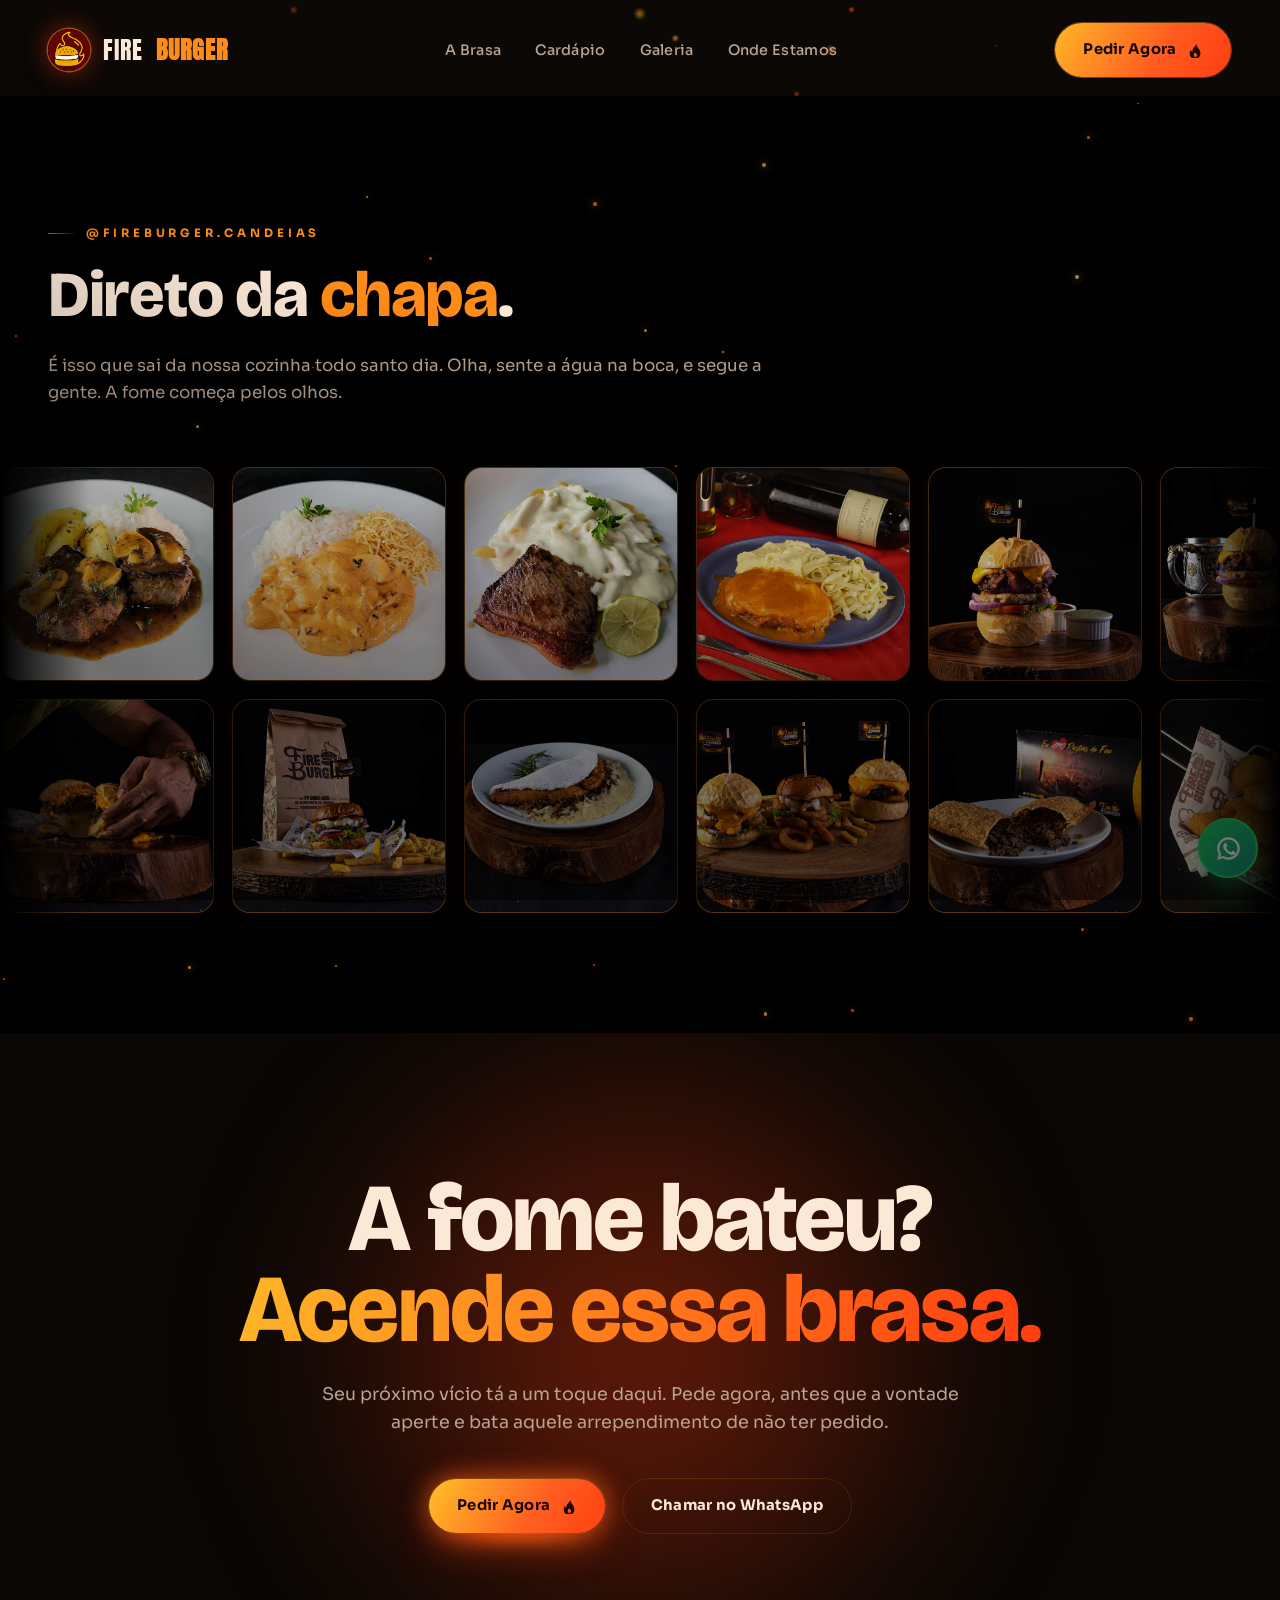
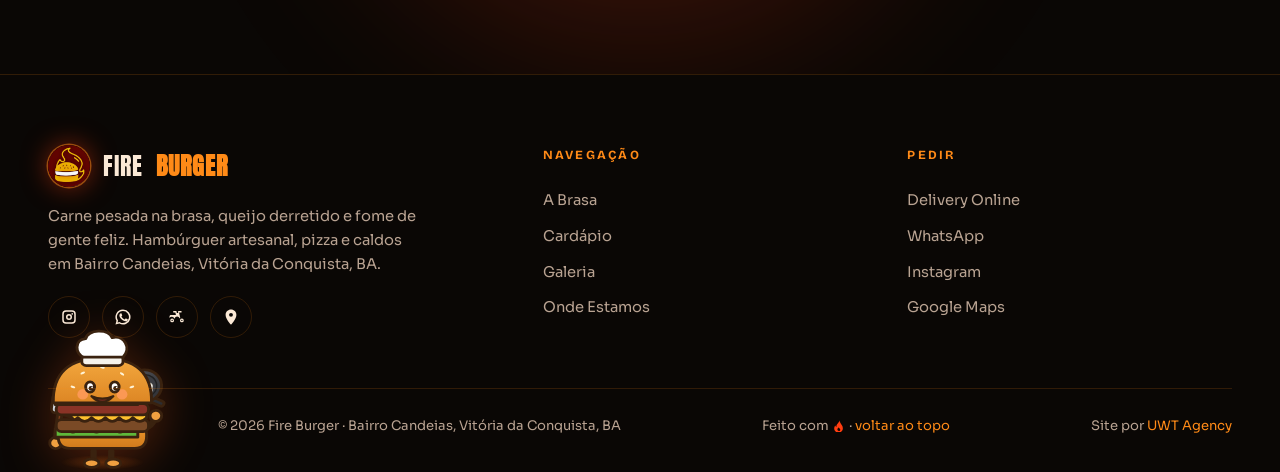
<file: galeria.html>
<!DOCTYPE html>
<html lang="pt-BR">
<head>
<meta charset="UTF-8" />
<meta name="viewport" content="width=device-width, initial-scale=1.0" />
<title>Galeria · Fire Burger · Bairro Candeias, Vitória da Conquista</title>
<meta name="description" content="Carne pesada selada na brasa, queijo escorrendo e pão tostado na manteiga. Hambúrguer artesanal, pizza e caldos em Bairro Candeias, Vitória da Conquista. Peça agora, a fome não espera." />
<meta property="og:title" content="Fire Burger · Hambúrguer que não mata fome, acende vontade." />
<meta property="og:description" content="Carne na brasa, queijo derretido, cada mordida soltando vapor. Bairro Candeias, Vitória da Conquista BA." />
<meta property="og:type" content="restaurant" />
<meta property="og:url" content="https://fireburguer.com.br/" />
<meta property="og:image" content="https://fireburguer.com.br/logo-fire-burger-perfil-1024.png" />
<meta property="og:image:width" content="1024" />
<meta property="og:image:height" content="1024" />
<meta property="og:locale" content="pt_BR" />
<meta property="og:site_name" content="Fire Burger" />
<meta name="twitter:card" content="summary_large_image" />
<meta name="twitter:title" content="Fire Burger · Hambúrguer Artesanal na Brasa · Bairro Candeias, VCA" />
<meta name="twitter:description" content="Carne na brasa, queijo derretido, delivery em Bairro Candeias, Vitória da Conquista BA. Peça agora." />
<meta name="twitter:image" content="https://fireburguer.com.br/logo-fire-burger-perfil-1024.png" />
<meta name="robots" content="index, follow" />
<meta name="keywords" content="hamburgueria Candeias, hamburguer artesanal Vitória da Conquista, hamburguer na brasa VCA, hamburgueria delivery Candeias BA, lanche Candeias, hamburguer artesanal Candeias, Fire Burger, pizza Candeias, caldo Candeias, hamburgueria VCA" />
<meta name="geo.region" content="BR-BA" />
<meta name="geo.placename" content="Bairro Candeias, Vitória da Conquista" />
<meta name="geo.position" content="-14.857;-40.838" />
<meta name="ICBM" content="-14.857, -40.838" />
<link rel="canonical" href="https://fireburguer.com.br/" />
<link rel="icon" type="image/png" sizes="32x32" href="img/favicon-32.png" />
<link rel="icon" type="image/png" sizes="192x192" href="img/favicon-192.png" />
<link rel="apple-touch-icon" href="img/apple-touch-icon.png" />
<link rel="manifest" href="site.webmanifest" />
<link rel="preconnect" href="https://fonts.googleapis.com" />
<link rel="preconnect" href="https://fonts.gstatic.com" crossorigin />
<link href="https://fonts.googleapis.com/css2?family=Anton&family=Sora:wght@300;400;500;600;700;800&family=Bricolage+Grotesque:opsz,wght@12..96,500;12..96,700;12..96,800&display=swap" rel="stylesheet" />

<link rel="stylesheet" href="css/style.css" />
</head>
<body class="subpage">
<!-- ===================== SVG ICON SPRITE (custom Fire Burger) ===================== -->
<svg width="0" height="0" style="position:absolute" aria-hidden="true" focusable="false">
  <symbol id="ic-fire" viewBox="0 0 24 24"><path d="M13.6 1.4c.4 2.7-.9 4.2-2.3 5.7-1.5 1.6-3.2 3.2-3.2 6.1 0 .5.1 1 .2 1.5-1.1-.4-1.9-1.4-2.2-2.8-1.3 1.5-2.1 3.2-2.1 5C4 21.7 7.5 25 11.9 25c4.5 0 8-3.5 8-8 0-4.9-3.2-7.1-4.7-10.2-.7-1.4-1.2-3-1.6-4.6Zm-1.5 13.9c.4 1 1.1 1.4 1.8 2 .7.6 1.2 1.3 1.2 2.3 0 1.3-1.1 2.3-2.5 2.3-1.6 0-2.7-1.1-2.7-2.7 0-1.5 1.1-2.5 1.6-3.6.2.6.5 1.1.6 1.7Z"/></symbol>
  <symbol id="ic-bolt" viewBox="0 0 24 24"><path d="M13.4 1.5 4 14.2c-.3.4 0 1 .5 1H10l-1.4 7.1c-.1.7.8 1.1 1.2.5L20 9.8c.3-.4 0-1-.5-1H14l1.6-6.8c.2-.7-.7-1.1-1.2-.5Z"/></symbol>
  <symbol id="ic-spark" viewBox="0 0 24 24"><path d="M12 1.5c.7 5 1.8 6.3 6.8 7-5 .7-6.1 2-6.8 7-.7-5-1.8-6.3-6.8-7 5-.7 6.1-2 6.8-7Z"/></symbol>
  <symbol id="ic-meat" viewBox="0 0 24 24"><path d="M3.4 12.8c-.7-3.7 2.4-7.6 7.1-8.7 5.6-1.3 10.4 1.4 11.2 5.6.6 3.3-1.7 6.2-5 7.2.2.9-.2 1.9-1.1 2.5-1.4.9-3.2.5-4.1-.8-.2-.3-.3-.6-.4-.9-3.6.1-7-2-7.7-4.9Zm12.9-1.6a2 2 0 1 0 0-4 2 2 0 0 0 0 4Z"/></symbol>
  <symbol id="ic-chef" viewBox="0 0 24 24"><path d="M6 17.5h12v2A1.5 1.5 0 0 1 16.5 21h-9A1.5 1.5 0 0 1 6 19.5v-2Zm6-14c2.3 0 4.3 1.5 5 3.6 1.9.2 3.4 1.8 3.4 3.8 0 1.6-1 3-2.4 3.6H6c-1.4-.6-2.4-2-2.4-3.6 0-2 1.5-3.6 3.4-3.8C7.7 5 9.7 3.5 12 3.5Z"/></symbol>
  <symbol id="ic-pin" viewBox="0 0 24 24"><path d="M12 2C8 2 4.8 5.2 4.8 9.2c0 5.1 6.3 12.2 6.6 12.5.3.4.9.4 1.2 0 .3-.3 6.6-7.4 6.6-12.5C19.2 5.2 16 2 12 2Zm0 9.7a2.6 2.6 0 1 1 0-5.2 2.6 2.6 0 0 1 0 5.2Z"/></symbol>
  <symbol id="ic-phone" viewBox="0 0 24 24"><path d="M7.5 3H4.2c-.7 0-1.2.5-1.2 1.2C3 13.5 10.5 21 19.8 21c.7 0 1.2-.5 1.2-1.2v-3.3c0-.6-.4-1-1-1-1.2 0-2.4-.2-3.5-.6-.4-.1-.8 0-1.1.2l-2 2c-2.8-1.4-5.1-3.7-6.5-6.5l2-2c.3-.3.4-.7.2-1.1-.4-1.1-.6-2.3-.6-3.5 0-.6-.4-1-1-1Z"/></symbol>
  <symbol id="ic-camera" viewBox="0 0 24 24"><path d="M9 3 7.6 5H5a2 2 0 0 0-2 2v11a2 2 0 0 0 2 2h14a2 2 0 0 0 2-2V7a2 2 0 0 0-2-2h-2.6L15 3H9Zm3 5a4.6 4.6 0 1 1 0 9.2A4.6 4.6 0 0 1 12 8Zm0 2a2.6 2.6 0 1 0 0 5.2A2.6 2.6 0 0 0 12 10Z"/></symbol>
  <symbol id="ic-scooter" viewBox="0 0 24 24"><path d="M18.5 19a2.5 2.5 0 1 1 0-5 2.5 2.5 0 0 1 0 5Zm0-3.4a.9.9 0 1 0 0 1.8.9.9 0 0 0 0-1.8Z"/><path d="M5.5 19a2.5 2.5 0 1 1 0-5 2.5 2.5 0 0 1 0 5Zm0-3.4a.9.9 0 1 0 0 1.8.9.9 0 0 0 0-1.8Z"/><path d="M13.5 4H18v2h-3.3l1.7 7.6h-.9a3.5 3.5 0 0 0-6.6.4H8.4a3.5 3.5 0 0 0-6.4-.6H2v-2c0-1.1.9-2 2-2h6.6L9.8 6H7V4h4.2l.6 2.6h1.8L13.5 4Z"/></symbol>
  <symbol id="ic-clock" viewBox="0 0 24 24"><path d="M12 2a10 10 0 1 0 0 20 10 10 0 0 0 0-20Zm0 2a8 8 0 1 1 0 16 8 8 0 0 1 0-16Zm-1 3v6l4.8 2.9 1-1.7-3.8-2.3V7h-2Z"/></symbol>
  <symbol id="ic-whatsapp" viewBox="0 0 24 24"><path d="M12 2A10 10 0 0 0 3.3 17L2 22l5.1-1.3A10 10 0 1 0 12 2Zm0 2a8 8 0 1 1-4.1 14.9l-.4-.2-2.8.7.8-2.7-.3-.4A8 8 0 0 1 12 4ZM8.9 7.3c-.2 0-.5 0-.7.4-.3.4-1 1-1 2.3 0 1.4 1 2.7 1.1 2.9.2.2 2 3 4.7 4.1 2.3.9 2.8.7 3.3.7s1.6-.7 1.8-1.3c.2-.6.2-1.2.2-1.3-.1-.1-.3-.2-.6-.3l-1.7-.8c-.2-.1-.4-.1-.6.1l-.8 1c-.1.2-.3.2-.6.1-.3-.1-1.3-.5-2.4-1.5-.9-.8-1.5-1.8-1.6-2-.2-.3 0-.4.1-.6l.5-.6c.2-.1.2-.3.3-.5.1-.2.1-.4 0-.5l-.8-2c-.2-.5-.4-.5-.6-.5h-.5Z"/></symbol>
  <symbol id="ic-instagram" viewBox="0 0 24 24"><path d="M8 3h8a5 5 0 0 1 5 5v8a5 5 0 0 1-5 5H8a5 5 0 0 1-5-5V8a5 5 0 0 1 5-5Zm0 2a3 3 0 0 0-3 3v8a3 3 0 0 0 3 3h8a3 3 0 0 0 3-3V8a3 3 0 0 0-3-3H8Zm4 3a4 4 0 1 1 0 8 4 4 0 0 1 0-8Zm0 2a2 2 0 1 0 0 4 2 2 0 0 0 0-4Zm4.3-3.2a1.1 1.1 0 1 1 0 2.2 1.1 1.1 0 0 1 0-2.2Z"/></symbol>
  <symbol id="ic-star" viewBox="0 0 24 24"><path d="M12 2.2l2.9 6 6.6.8-4.9 4.5 1.3 6.5L12 17.7 6.1 20l1.3-6.5L2.5 9l6.6-.8L12 2.2Z"/></symbol>
</svg>

<div class="vignette"></div>
<canvas id="embers"></canvas>
<!-- ===================== NAV ===================== -->
<header class="nav" id="nav">
  <div class="nav-inner">
    <a href="index.html" class="brand"><img class="brand-logo" src="logo%20fire%20burguer.jpeg" alt="Fire Burger" />FIRE<b>BURGER</b></a>
    <nav class="nav-links" id="navLinks">
      <a href="index.html#sobre">A Brasa</a>
      <a href="cardapio.html">Cardápio</a>
      <a href="galeria.html">Galeria</a>
      <a href="contato.html">Onde Estamos</a>
    </nav>
    <div class="nav-cta">
      <a href="https://fireburgerpizzascaldosegourmet.saipos.com/home" target="_blank" rel="noopener" class="btn desk-cta">Pedir Agora <svg class="svgi"><use href="#ic-fire"/></svg></a>
      <button class="burger-ico" id="burgerIco" aria-label="menu" aria-expanded="false"><span></span><span></span><span></span></button>
    </div>
  </div>
</header>
<!-- ===================== GALERIA / CARROSSEL ===================== -->
<section class="sec-pad gallery-sec" id="galeria">
  <!-- camada de partículas douradas/laranja (preenchida via JS) -->
  <div class="gallery-particles" id="gallerySparks" aria-hidden="true"></div>

  <div class="wrap">
    <div class="shead reveal">
      <span class="eyebrow">@fireburger.candeias</span>
      <h2>Direto da <span style="color:var(--flame)">chapa</span>.</h2>
      <p>É isso que sai da nossa cozinha todo santo dia. Olha, sente a água na boca, e segue a gente. A fome começa pelos olhos.</p>
    </div>
  </div>

  <!-- Carrossel infinito (2 linhas). O JS duplica cada track para o loop perfeito. -->
  <div class="carousel reveal d1" id="burgerCarousel">

    <!-- ░░ LINHA 1 — troque as imagens nos src= abaixo ░░ -->
    <div class="carousel-row carousel-row--1">
      <div class="carousel-track">
        <div class="ccard"><img loading="lazy" alt="Hambúrguer Fire Burger" src="img/carrossel/g01.jpg"></div>
        <div class="ccard"><img loading="lazy" alt="Hambúrguer Fire Burger" src="img/carrossel/g02.jpg"></div>
        <div class="ccard"><img loading="lazy" alt="Hambúrguer Fire Burger" src="img/carrossel/g03.jpg"></div>
        <div class="ccard"><img loading="lazy" alt="Hambúrguer Fire Burger" src="img/carrossel/g04.jpg"></div>
        <div class="ccard"><img loading="lazy" alt="Hambúrguer Fire Burger" src="img/carrossel/g05.jpg"></div>
        <div class="ccard"><img loading="lazy" alt="Hambúrguer Fire Burger" src="img/carrossel/g06.jpg"></div>
        <div class="ccard"><img loading="lazy" alt="Hambúrguer Fire Burger" src="img/carrossel/g07.jpg"></div>
        <div class="ccard"><img loading="lazy" alt="Hambúrguer Fire Burger" src="img/carrossel/g08.jpg"></div>
        <div class="ccard"><img loading="lazy" alt="Hambúrguer Fire Burger" src="img/carrossel/g09.jpg"></div>
        <div class="ccard"><img loading="lazy" alt="Hambúrguer Fire Burger" src="img/carrossel/g10.jpg"></div>
      </div>
    </div>

    <!-- ░░ LINHA 2 — troque as imagens nos src= abaixo ░░ -->
    <div class="carousel-row carousel-row--2">
      <div class="carousel-track">
        <div class="ccard"><img loading="lazy" alt="Hambúrguer Fire Burger" src="img/carrossel/g11.jpg"></div>
        <div class="ccard"><img loading="lazy" alt="Hambúrguer Fire Burger" src="img/carrossel/g12.jpg"></div>
        <div class="ccard"><img loading="lazy" alt="Hambúrguer Fire Burger" src="img/carrossel/g13.jpg"></div>
        <div class="ccard"><img loading="lazy" alt="Hambúrguer Fire Burger" src="img/carrossel/g14.jpg"></div>
        <div class="ccard"><img loading="lazy" alt="Hambúrguer Fire Burger" src="img/carrossel/g15.jpg"></div>
        <div class="ccard"><img loading="lazy" alt="Hambúrguer Fire Burger" src="img/carrossel/g16.jpg"></div>
        <div class="ccard"><img loading="lazy" alt="Hambúrguer Fire Burger" src="img/carrossel/g02.jpg"></div>
        <div class="ccard"><img loading="lazy" alt="Hambúrguer Fire Burger" src="img/carrossel/g05.jpg"></div>
        <div class="ccard"><img loading="lazy" alt="Hambúrguer Fire Burger" src="img/carrossel/g08.jpg"></div>
        <div class="ccard"><img loading="lazy" alt="Hambúrguer Fire Burger" src="img/carrossel/g11.jpg"></div>
      </div>
    </div>

  </div>
</section>
<!-- ===================== CTA FINAL ===================== -->
<section class="cta-final">
  <div class="glow"></div>
  <div class="wrap">
    <h2 class="reveal">A fome bateu?<br><em>Acende essa brasa.</em></h2>
    <p class="reveal d1">Seu próximo vício tá a um toque daqui. Pede agora, antes que a vontade aperte e bata aquele arrependimento de não ter pedido.</p>
    <div class="hero-actions reveal d2">
      <span class="firewrap firewrap--hot"><span class="flames" aria-hidden="true"></span><a href="https://fireburgerpizzascaldosegourmet.saipos.com/home" target="_blank" rel="noopener" class="btn">Pedir Agora <svg class="svgi"><use href="#ic-fire"/></svg></a></span>
      <a href="https://wa.me/5577999914216" target="_blank" rel="noopener" class="btn btn--ghost">Chamar no WhatsApp</a>
    </div>
  </div>
</section>
<footer>
  <!-- Mascote animado (SVG) surgindo do canto inferior esquerdo -->
  <img class="foot-mascot" src="mascote-burger.svg" alt="Mascote Fire Burger" loading="lazy" aria-hidden="true">
  <div class="wrap">
    <div class="foot-grid">
      <div class="foot-brand">
        <a href="index.html" class="brand"><img class="brand-logo" src="logo%20fire%20burguer.jpeg" alt="Fire Burger" />FIRE<b>BURGER</b></a>
        <p>Carne pesada na brasa, queijo derretido e fome de gente feliz. Hambúrguer artesanal, pizza e caldos em Bairro Candeias, Vitória da Conquista, BA.</p>
        <div class="foot-soc">
          <a href="https://www.instagram.com/fireburger.candeias/" target="_blank" rel="noopener" aria-label="Instagram"><svg class="svgi"><use href="#ic-instagram"/></svg></a>
          <a href="https://wa.me/5577999914216" target="_blank" rel="noopener" aria-label="WhatsApp"><svg class="svgi"><use href="#ic-whatsapp"/></svg></a>
          <a href="https://fireburgerpizzascaldosegourmet.saipos.com/home" target="_blank" rel="noopener" aria-label="Delivery"><svg class="svgi"><use href="#ic-scooter"/></svg></a>
          <a href="https://maps.app.goo.gl/gxtk2WfLhKHki3Jt8" target="_blank" rel="noopener" aria-label="Google Maps"><svg class="svgi"><use href="#ic-pin"/></svg></a>
        </div>
      </div>
      <div class="foot-col">
        <h5>Navegação</h5>
        <a href="index.html#sobre">A Brasa</a>
        <a href="cardapio.html">Cardápio</a>
        <a href="galeria.html">Galeria</a>
        <a href="contato.html">Onde Estamos</a>
      </div>
      <div class="foot-col">
        <h5>Pedir</h5>
        <a href="https://fireburgerpizzascaldosegourmet.saipos.com/home" target="_blank" rel="noopener">Delivery Online</a>
        <a href="https://wa.me/5577999914216" target="_blank" rel="noopener">WhatsApp</a>
        <a href="https://www.instagram.com/fireburger.candeias/" target="_blank" rel="noopener">Instagram</a>
        <a href="https://maps.app.goo.gl/gxtk2WfLhKHki3Jt8" target="_blank" rel="noopener">Google Maps</a>
      </div>
    </div>
    <div class="foot-bot">
      <span>© 2026 Fire Burger · Bairro Candeias, Vitória da Conquista, BA</span>
      <span>Feito com <svg class="svgi"><use href="#ic-fire"/></svg> · <a href="#top">voltar ao topo</a></span>
      <span>Site por <a href="https://uwtool.com.br" target="_blank" rel="noopener">UWT Agency</a></span>
    </div>
  </div>
</footer>
<a class="wa-float" href="https://wa.me/5577999914216" target="_blank" rel="noopener" aria-label="WhatsApp"><svg class="svgi"><use href="#ic-whatsapp"/></svg></a>
<script src="js/script.js"></script>
</body>
</html>
</file>
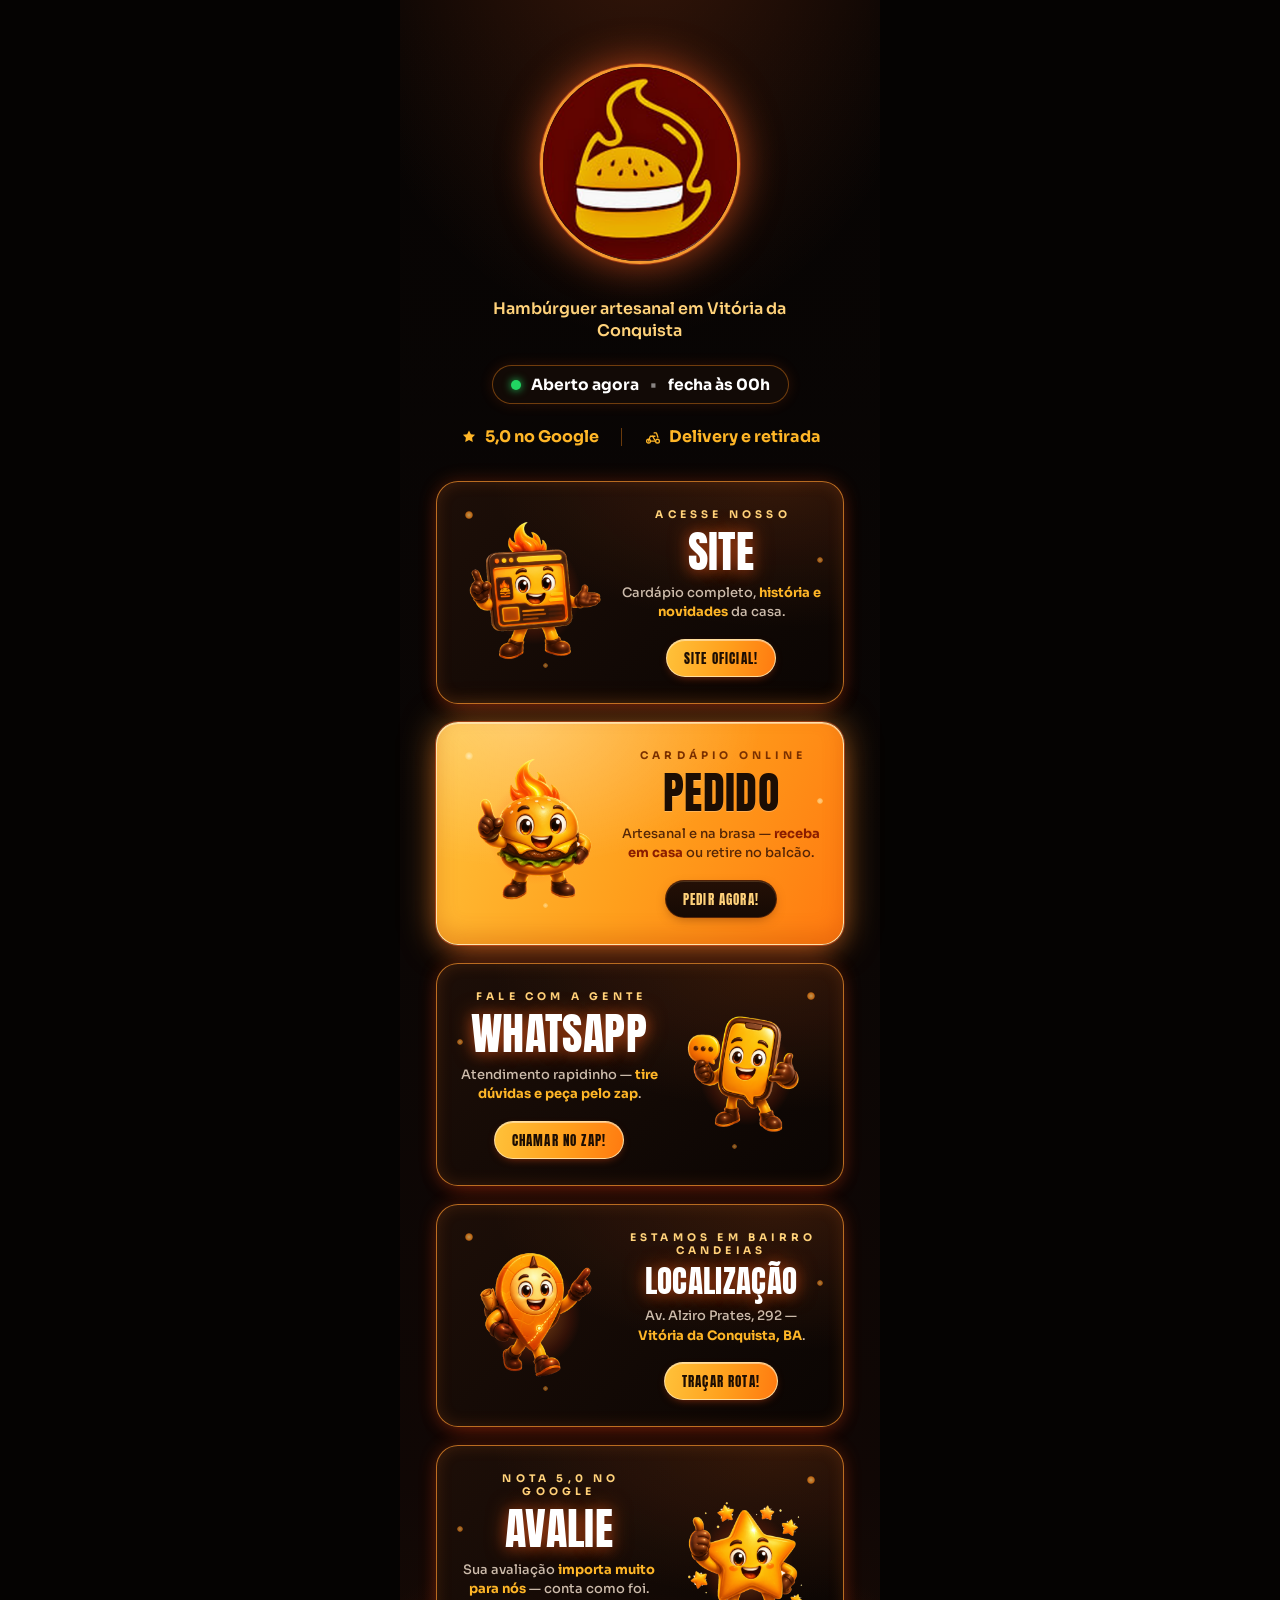
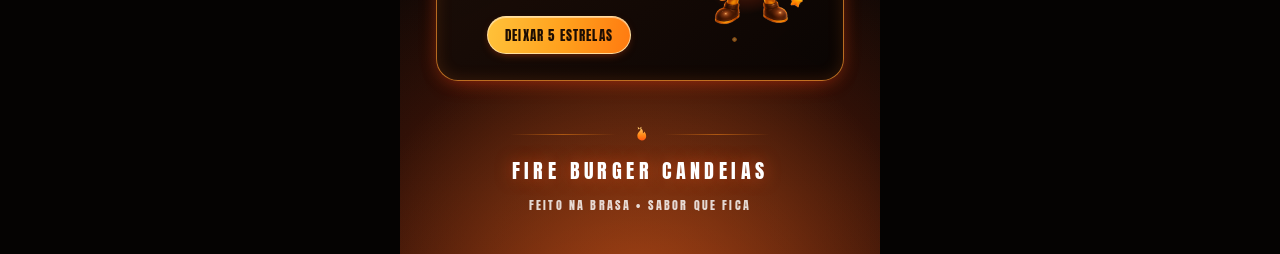
<file: linktree.html>
<!DOCTYPE html>
<html lang="pt-BR">
<head>
<meta charset="UTF-8" />
<meta name="viewport" content="width=device-width, initial-scale=1.0, viewport-fit=cover" />
<title>Fire Burger Bairro Candeias · Hambúrguer artesanal em Vitória da Conquista</title>
<meta name="description" content="Hambúrguer artesanal feito na brasa em Bairro Candeias, Vitória da Conquista. Peça agora — delivery e retirada. Fire Burger Candeias, sabor que fica." />
<meta name="robots" content="index, follow" />
<meta name="theme-color" content="#0a0705" />
<link rel="canonical" href="https://fireburguer.com.br/links" />
<meta property="og:title" content="Fire Burger Bairro Candeias · @fireburger.candeias" />
<meta property="og:description" content="Hambúrguer artesanal em Vitória da Conquista — feito na brasa. Peça agora." />
<meta property="og:type" content="website" />
<meta property="og:url" content="https://fireburguer.com.br/links" />
<meta property="og:image" content="https://fireburguer.com.br/logo-fire-burger-perfil-1024.png" />
<meta property="og:image:width" content="1024" />
<meta property="og:image:height" content="1024" />
<meta property="og:locale" content="pt_BR" />
<meta property="og:site_name" content="Fire Burger Candeias" />
<meta name="twitter:card" content="summary" />
<meta name="twitter:title" content="Fire Burger Bairro Candeias · @fireburger.candeias" />
<meta name="twitter:description" content="Hambúrguer artesanal em Vitória da Conquista — feito na brasa." />
<link rel="icon" type="image/jpeg" href="logo%20fire%20burguer.jpeg" />
<link rel="apple-touch-icon" href="logo-fire-burger-perfil-512.png" />
<link rel="manifest" href="site.webmanifest" />
<link rel="preload" as="image" href="logo-fire-burger-perfil-512.png" fetchpriority="high" />
<link rel="preconnect" href="https://fonts.googleapis.com" />
<link rel="preconnect" href="https://fonts.gstatic.com" crossorigin />
<link href="https://fonts.googleapis.com/css2?family=Anton&family=Sora:wght@500;600;700;800&display=swap" rel="stylesheet" />
<script type="application/ld+json">
{
  "@context":"https://schema.org",
  "@type":"Restaurant",
  "name":"Fire Burger Candeias",
  "image":"https://fireburguer.com.br/logo-fire-burger-perfil-1024.png",
  "url":"https://fireburguer.com.br/",
  "servesCuisine":"Hambúrguer artesanal",
  "priceRange":"$$",
  "telephone":"+5577999914216",
  "sameAs":["https://www.instagram.com/fireburger.candeias/"],
  "address":{"@type":"PostalAddress","streetAddress":"Av. Alziro Prates, 292","addressLocality":"Candeias, Vitória da Conquista","addressRegion":"BA","addressCountry":"BR"},
  "openingHoursSpecification":[{"@type":"OpeningHoursSpecification","dayOfWeek":["Monday","Tuesday","Wednesday","Thursday","Friday"],"opens":"11:30","closes":"14:30"},{"@type":"OpeningHoursSpecification","dayOfWeek":["Monday","Tuesday","Wednesday","Thursday","Friday","Saturday","Sunday"],"opens":"17:00","closes":"00:00"}],
  "aggregateRating":{"@type":"AggregateRating","ratingValue":"5.0","reviewCount":"959"}
}
</script>
<style>
/* ============================================================
   FIRE BURGER CANDEIAS — Linktree mobile (LEVE / ESTÁTICO)
   Mesmo visual carvão + brasa + neon. Prioridade: rolar liso no
   celular. Sem filter:blur em camadas, sem animação contínua,
   sem partículas JS, sem drop-shadow em imagem. Glow feito só
   com gradiente (barato) e box-shadow estático (pintado 1x).
   ============================================================ */
:root{
  --char:#0a0705;
  --ember:#ff3d10;
  --flame:#ff8a17;
  --amber:#ffb627;
  --gold:#ffd27a;
  --cream:#fbe9d6;
  --ease:cubic-bezier(.16,1,.3,1);
}
*{box-sizing:border-box;margin:0;padding:0}
html{-webkit-text-size-adjust:100%}
body{font-family:'Sora',system-ui,sans-serif;color:var(--cream);background:#050302;min-height:100dvh;display:flex;justify-content:center;overflow-x:hidden;
  -webkit-font-smoothing:antialiased;-moz-osx-font-smoothing:grayscale}

.stage{
  position:relative;width:100%;max-width:480px;min-height:100dvh;
  padding:calc(clamp(28px,7vw,48px) + env(safe-area-inset-top)) clamp(20px,6vw,36px) calc(clamp(24px,6vw,40px) + env(safe-area-inset-bottom));
  display:flex;flex-direction:column;align-items:center;
  background:
    radial-gradient(120% 44% at 50% -6%, rgba(255,100,35,.20), transparent 55%),
    radial-gradient(150% 40% at 50% 106%, rgba(255,61,16,.42), transparent 60%),
    radial-gradient(90% 22% at 50% 102%, rgba(255,160,50,.36), transparent 66%),
    linear-gradient(180deg,#070403 0%,#0a0605 46%,#100705 80%,#1c0d06 100%);
}

/* ---------- HERO (somente logo) ---------- */
.hero{position:relative;width:clamp(150px,44vw,200px);margin:clamp(6px,2vw,16px) auto 0;display:grid;place-items:center}
.hero-glow{position:absolute;inset:-20%;border-radius:50%;z-index:-1;
  background:radial-gradient(circle,rgba(255,90,31,.5),rgba(255,61,16,.12) 55%,transparent 72%)}
.hero-logo{position:relative;width:100%;aspect-ratio:1;border-radius:50%;overflow:hidden;background:#1a0f08;
  border:3px solid rgba(255,160,50,.95);
  box-shadow:0 0 0 1px rgba(255,90,31,.4), 0 0 40px rgba(255,90,31,.65), inset 0 0 22px rgba(0,0,0,.45)}
.hero-logo img{position:absolute;inset:0;width:100%;height:100%;object-fit:cover;display:block}

/* ---------- Cabeçalho ---------- */
.sub{margin-top:clamp(22px,5.6vw,34px);text-align:center;color:var(--gold);font-weight:600;font-size:clamp(13.5px,3.7vw,16px);line-height:1.35;max-width:92%}

/* selo de funcionamento (única animação: o pontinho, 10px, barato) */
.badge{margin-top:clamp(18px,4.4vw,24px);display:inline-flex;align-items:center;gap:10px;
  padding:9px 18px;border-radius:100px;font-weight:700;font-size:clamp(13px,3.6vw,15.5px);color:#fff;
  background:rgba(20,12,8,.85);border:1px solid rgba(255,138,23,.4);
  box-shadow:0 0 14px rgba(255,90,31,.14)}
.badge .dot{width:10px;height:10px;border-radius:50%;background:#21d662;box-shadow:0 0 8px #21d662;animation:dotPulse 2s ease-in-out infinite}
.badge .sep{opacity:.5;margin:0 1px}
@keyframes dotPulse{0%,100%{opacity:1}50%{opacity:.5}}
.badge.is-closed{border-color:rgba(255,120,60,.4)}
.badge.is-closed .dot{background:#ff6a3d;box-shadow:0 0 8px #ff6a3d;animation:none}
.badge.is-closed .status{color:#ff8a17;font-weight:800}
@media (prefers-reduced-motion:reduce){.badge .dot{animation:none}}

/* faixa de prova social */
.proof{display:flex;align-items:center;justify-content:center;gap:clamp(12px,4vw,22px);margin:clamp(16px,4vw,22px) 0 0;
  color:var(--amber);font-weight:700;font-size:clamp(13px,3.8vw,16px)}
.proof span{display:inline-flex;align-items:center;gap:7px}
.proof svg{width:18px;height:18px;flex:0 0 auto}
.proof .bar{width:1px;height:18px;background:rgba(255,138,23,.4)}

/* ---------- Cards de link ---------- */
.links{width:100%;margin-top:clamp(24px,6vw,34px);display:flex;flex-direction:column;gap:clamp(14px,3.8vw,18px)}

.card{position:relative;display:flex;align-items:center;gap:clamp(6px,2vw,12px);width:100%;
  padding:clamp(18px,5vw,26px) clamp(15px,4.2vw,22px);border-radius:22px;text-decoration:none;color:#fff;overflow:hidden;
  background:
    radial-gradient(130% 120% at 85% 0,rgba(255,110,35,.14),transparent 55%),
    linear-gradient(135deg,rgba(30,15,8,.97),rgba(10,5,3,.98));
  border:1.6px solid rgba(255,150,45,.7);
  box-shadow:inset 0 0 16px rgba(255,120,35,.16), 0 0 18px rgba(255,90,31,.24), 0 8px 22px -12px rgba(255,40,0,.5);
  transition:transform .3s var(--ease),border-color .3s var(--ease)}
.card--flip{flex-direction:row-reverse}

.card-txt{flex:1 1 auto;min-width:0;display:flex;flex-direction:column;align-items:center;text-align:center;gap:clamp(7px,2vw,10px)}
.kicker{font-weight:700;font-size:clamp(9px,2.5vw,10.5px);letter-spacing:.4em;text-indent:.4em;color:var(--gold);text-transform:uppercase}
.card .title{font-family:'Anton',sans-serif;font-size:clamp(30px,9.4vw,44px);line-height:.95;letter-spacing:.01em;color:#fff;
  text-shadow:0 0 20px rgba(255,120,40,.5),0 2px 14px rgba(255,61,16,.32)}
.card .title.t-sm{font-size:clamp(21px,6.6vw,31px)}
.card .desc{font-size:clamp(11.5px,3.2vw,13px);line-height:1.5;font-weight:500;color:rgba(251,233,214,.8);max-width:24ch}
.card .desc b{color:var(--amber);font-weight:700}
.pill{margin-top:clamp(3px,1.2vw,7px);display:inline-flex;align-items:center;font-family:'Anton',sans-serif;
  font-size:clamp(11px,3vw,13px);letter-spacing:.09em;padding:9px 17px 8px;border-radius:100px;color:#1c0d03;
  background:linear-gradient(100deg,#ffc23a,#ff9f1c 55%,#ff7a10);
  border:1px solid rgba(255,228,170,.9);
  box-shadow:0 3px 10px -4px rgba(255,80,20,.6),inset 0 1px 0 rgba(255,255,255,.45)}

/* mascote do card (estático, sem filtro, sem animação) */
.card-art{position:relative;flex:0 0 clamp(112px,33vw,150px);display:grid;place-items:center}
.card-art::before{content:"";position:absolute;inset:6% 10%;border-radius:50%;
  background:radial-gradient(closest-side,rgba(255,140,40,.45),rgba(255,61,16,.12) 60%,transparent 78%)}
.card-art img{position:relative;width:100%;height:auto;display:block}

/* brasinhas decorativas estáticas */
.fdeco{position:absolute;inset:0;pointer-events:none;z-index:1}
.fdeco i{position:absolute;border-radius:50%;
  background:radial-gradient(circle,#ffd27a 0%,#ff8a17 55%,rgba(255,61,16,0) 78%)}
.fdeco i:nth-child(1){top:13%;right:7%;width:8px;height:8px;opacity:.7}
.fdeco i:nth-child(2){bottom:16%;right:26%;width:5px;height:5px;opacity:.5}
.fdeco i:nth-child(3){top:34%;left:5%;width:6px;height:6px;opacity:.6}
.card--flip .fdeco i:nth-child(1){right:auto;left:7%}
.card--flip .fdeco i:nth-child(2){right:auto;left:26%}
.card--flip .fdeco i:nth-child(3){left:auto;right:5%}

/* card principal — quente, invertido (estático) */
.card--hot{background:
    radial-gradient(120% 130% at 20% 0,rgba(255,255,255,.28),transparent 50%),
    linear-gradient(115deg,#ffc23a 0%,#ff9f1c 52%,#ff7a10 100%);
  border-color:rgba(255,230,175,.95);
  box-shadow:0 0 0 1px rgba(255,90,31,.45),0 0 34px rgba(255,150,45,.55),0 12px 28px -12px rgba(255,80,20,.6),
    inset 0 1px 0 rgba(255,255,255,.45),inset 0 -10px 20px rgba(180,60,0,.26)}
.card--hot .kicker{color:#7a3000}
.card--hot .title{color:#1c0d03;text-shadow:0 1px 0 rgba(255,255,255,.25)}
.card--hot .desc{color:rgba(70,28,4,.92)}
.card--hot .desc b{color:#8a1d00}
.card--hot .pill{background:linear-gradient(180deg,#241006,#160a04);color:var(--gold);border-color:rgba(120,50,10,.6);
  box-shadow:0 4px 12px -4px rgba(90,30,0,.55),inset 0 1px 0 rgba(255,200,120,.18)}
.card--hot .fdeco i{background:radial-gradient(circle,#fff6e0 0%,#ffdf8a 55%,rgba(255,255,255,0) 78%)}

/* toque/hover simples (só transform, barato) */
.card:active{transform:scale(.985)}
@media (hover:hover){
  .card:hover,.card:focus-visible{transform:translateY(-2px);border-color:rgba(255,200,90,1)}
}
.card:focus-visible{outline:3px solid #ffe1a6;outline-offset:3px}

/* ---------- Rodapé ---------- */
.foot{margin-top:clamp(28px,7vw,44px);display:flex;flex-direction:column;align-items:center;gap:10px;width:100%}
.foot .fdiv{display:flex;align-items:center;justify-content:center;gap:14px;width:min(70%,260px);color:var(--flame)}
.foot .fdiv::before,.foot .fdiv::after{content:"";height:1px;flex:1;background:linear-gradient(90deg,transparent,rgba(255,138,23,.5),transparent)}
.foot .fdiv svg{width:20px;height:20px}
.foot .name{font-family:'Anton',sans-serif;letter-spacing:.22em;font-size:clamp(15px,4.4vw,20px);color:#fff;text-shadow:0 0 16px rgba(255,90,31,.55)}
.foot .tag{font-family:'Anton',sans-serif;letter-spacing:.18em;font-size:clamp(10px,2.8vw,12px);color:#fff;opacity:.82}
</style>
</head>
<body>
  <main class="stage" role="main">

    <!-- HERO (somente logo) -->
    <div class="hero">
      <span class="hero-glow" aria-hidden="true"></span>
      <div class="hero-logo"><img src="logo-fire-burger-perfil-512.png" alt="Logo Fire Burger Candeias" width="200" height="200" decoding="async" fetchpriority="high" /></div>
    </div>

    <p class="sub">Hambúrguer artesanal em Vitória da Conquista</p>

    <div class="badge" id="badge">
      <span class="dot" aria-hidden="true"></span>
      <span class="status">Aberto hoje</span><span class="sep">•</span><span id="hours">17h às 00h</span>
    </div>

    <!-- PROVA SOCIAL -->
    <div class="proof">
      <span><svg viewBox="0 0 24 24" fill="#ffb627"><path d="M12 3.2l2.5 5.1 5.6.8-4 4 .95 5.6L12 16.1 6.95 18.7 7.9 13.1l-4-4 5.6-.8L12 3.2Z"/></svg>5,0 no Google</span>
      <span class="bar" aria-hidden="true"></span>
      <span><svg viewBox="0 0 24 24" fill="none" stroke="#ffb627" stroke-width="1.7" stroke-linecap="round" stroke-linejoin="round"><circle cx="6" cy="17.5" r="2.5"/><circle cx="18" cy="17.5" r="2.5"/><path d="M8.4 17.5h7.1M6 17.5l2.4-6.5h3.1l2.6 4.5"/><path d="M13.5 6.5h2.4c.5 0 .9.3 1 .8l1.6 5.1"/><path d="M11.2 11h3.4"/></svg>Delivery e retirada</span>
    </div>

    <div class="links">
      <!-- SITE -->
      <a class="card card--flip" href="https://fireburguer.com.br/?utm_source=linktree&utm_medium=bio&utm_campaign=site" target="_blank" rel="noopener" aria-label="Acessar o site da Fire Burger">
        <span class="fdeco" aria-hidden="true"><i></i><i></i><i></i></span>
        <span class="card-txt">
          <span class="kicker">Acesse nosso</span>
          <span class="title">SITE</span>
          <span class="desc">Cardápio completo, <b>história e novidades</b> da casa.</span>
          <span class="pill">SITE OFICIAL!</span>
        </span>
        <span class="card-art" aria-hidden="true">
          <img src="img/mascote-site.png" alt="" width="480" height="480" decoding="async" fetchpriority="high" />
        </span>
      </a>

      <!-- CARD PRINCIPAL — PEDIDO -->
      <a class="card card--hot card--flip" href="https://fireburgerpizzascaldosegourmet.saipos.com/home?utm_source=linktree&utm_medium=bio&utm_campaign=pedido" target="_blank" rel="noopener" aria-label="Fazer pedido agora no cardápio online">
        <span class="fdeco" aria-hidden="true"><i></i><i></i><i></i></span>
        <span class="card-txt">
          <span class="kicker">Cardápio online</span>
          <span class="title">PEDIDO</span>
          <span class="desc">Artesanal e na brasa — <b>receba em casa</b> ou retire no balcão.</span>
          <span class="pill">PEDIR AGORA!</span>
        </span>
        <span class="card-art" aria-hidden="true">
          <img src="img/mascote-pedido.png" alt="" width="480" height="480" decoding="async" />
        </span>
      </a>

      <!-- WHATSAPP -->
      <a class="card" href="https://wa.me/5577999914216?text=Ol%C3%A1!%20Vim%20pelo%20link%20da%20bio%20e%20quero%20fazer%20um%20pedido." target="_blank" rel="noopener" aria-label="Falar no WhatsApp da Fire Burger">
        <span class="fdeco" aria-hidden="true"><i></i><i></i><i></i></span>
        <span class="card-txt">
          <span class="kicker">Fale com a gente</span>
          <span class="title">WHATSAPP</span>
          <span class="desc">Atendimento rapidinho — <b>tire dúvidas e peça pelo zap</b>.</span>
          <span class="pill">CHAMAR NO ZAP!</span>
        </span>
        <span class="card-art" aria-hidden="true">
          <img src="img/mascote-whatsapp.png" alt="" width="480" height="480" loading="lazy" decoding="async" />
        </span>
      </a>

      <!-- COMO CHEGAR -->
      <a class="card card--flip" href="https://maps.app.goo.gl/gxtk2WfLhKHki3Jt8" target="_blank" rel="noopener" aria-label="Ver como chegar no Google Maps">
        <span class="fdeco" aria-hidden="true"><i></i><i></i><i></i></span>
        <span class="card-txt">
          <span class="kicker">Estamos em Bairro Candeias</span>
          <span class="title t-sm">LOCALIZAÇÃO</span>
          <span class="desc">Av. Alziro Prates, 292 — <b>Vitória da Conquista, BA</b>.</span>
          <span class="pill">TRAÇAR ROTA!</span>
        </span>
        <span class="card-art" aria-hidden="true">
          <img src="img/mascote-localizacao.png" alt="" width="480" height="480" loading="lazy" decoding="async" />
        </span>
      </a>

      <!-- AVALIAR -->
      <a class="card card--sparkle" href="https://maps.app.goo.gl/gxtk2WfLhKHki3Jt8" target="_blank" rel="noopener" aria-label="Avaliar a Fire Burger no Google">
        <span class="fdeco" aria-hidden="true"><i></i><i></i><i></i></span>
        <span class="card-txt">
          <span class="kicker">Nota 5,0 no Google</span>
          <span class="title">AVALIE</span>
          <span class="desc">Sua avaliação <b>importa muito para nós</b> — conta como foi.</span>
          <span class="pill">DEIXAR 5 ESTRELAS</span>
        </span>
        <span class="card-art" aria-hidden="true">
          <img src="img/mascote-avalie.png" alt="" width="480" height="480" loading="lazy" decoding="async" />
        </span>
      </a>

    </div>

    <!-- RODAPÉ -->
    <footer class="foot">
      <div class="fdiv" aria-hidden="true">
        <svg viewBox="0 0 24 24" fill="none"><path d="M13.6 2.2c.5 2.4-.6 3.7-1.9 5.1-1.4 1.5-2.9 3.1-2.9 5.7 0 3.3 2.4 5.6 5.4 5.6 3 0 5.2-2.2 5.2-5.2 0-2.4-1.1-4.1-2.2-5.6-.4 1.1-1 1.8-1.8 2.2.7-2.6-.5-4.9-2.5-6.3.2 1-.1 1.6-.5 2.2-.6-1.7-1.6-2.7-3.2-3.8.5 1.4.6 2.5.2 3.6Z" fill="url(#ff)"/><defs><linearGradient id="ff" x1="12" y1="2" x2="12" y2="22" gradientUnits="userSpaceOnUse"><stop stop-color="#ffd27a"/><stop offset=".5" stop-color="#ff8a17"/><stop offset="1" stop-color="#ff3d10"/></linearGradient></defs></svg>
      </div>
      <p class="name">FIRE BURGER CANDEIAS</p>
      <p class="tag">FEITO NA BRASA • SABOR QUE FICA</p>
    </footer>
  </main>

  <script>
    /* Selo aberto/fechado dinâmico
       Almoço: seg–sex 11:30–14:30  |  Hamburgueria: todos os dias 17:00–00:00 */
    (function(){
      var badge=document.getElementById('badge'),
          status=badge&&badge.querySelector('.status'),
          hours=document.getElementById('hours');
      if(!badge||!status||!hours) return;
      function update(){
        var now=new Date(), day=now.getDay(), t=now.getHours()*60+now.getMinutes();
        var weekday=day>=1&&day<=5;
        var isLunch=weekday && t>=690 && t<870;   // 11:30–14:30
        var isDinner=t>=1020;                      // 17:00–00:00
        var isOpen=isLunch||isDinner;
        if(isOpen){
          badge.classList.remove('is-closed');
          status.textContent='Aberto agora';
          hours.textContent='fecha às '+(isLunch?'14h30':'00h');
        }else{
          badge.classList.add('is-closed');
          status.textContent='Fechado';
          var next=(weekday && t<690)?'11h30':'17h';
          hours.textContent='abre às '+next;
        }
        badge.setAttribute('aria-label', (isOpen?'Aberto agora':'Fechado')+' — almoço seg a sex 11h30 às 14h30, hamburgueria todos os dias 17h às 00h');
      }
      update(); setInterval(update, 60000);
    })();
  </script>
</body>
</html>
</file>
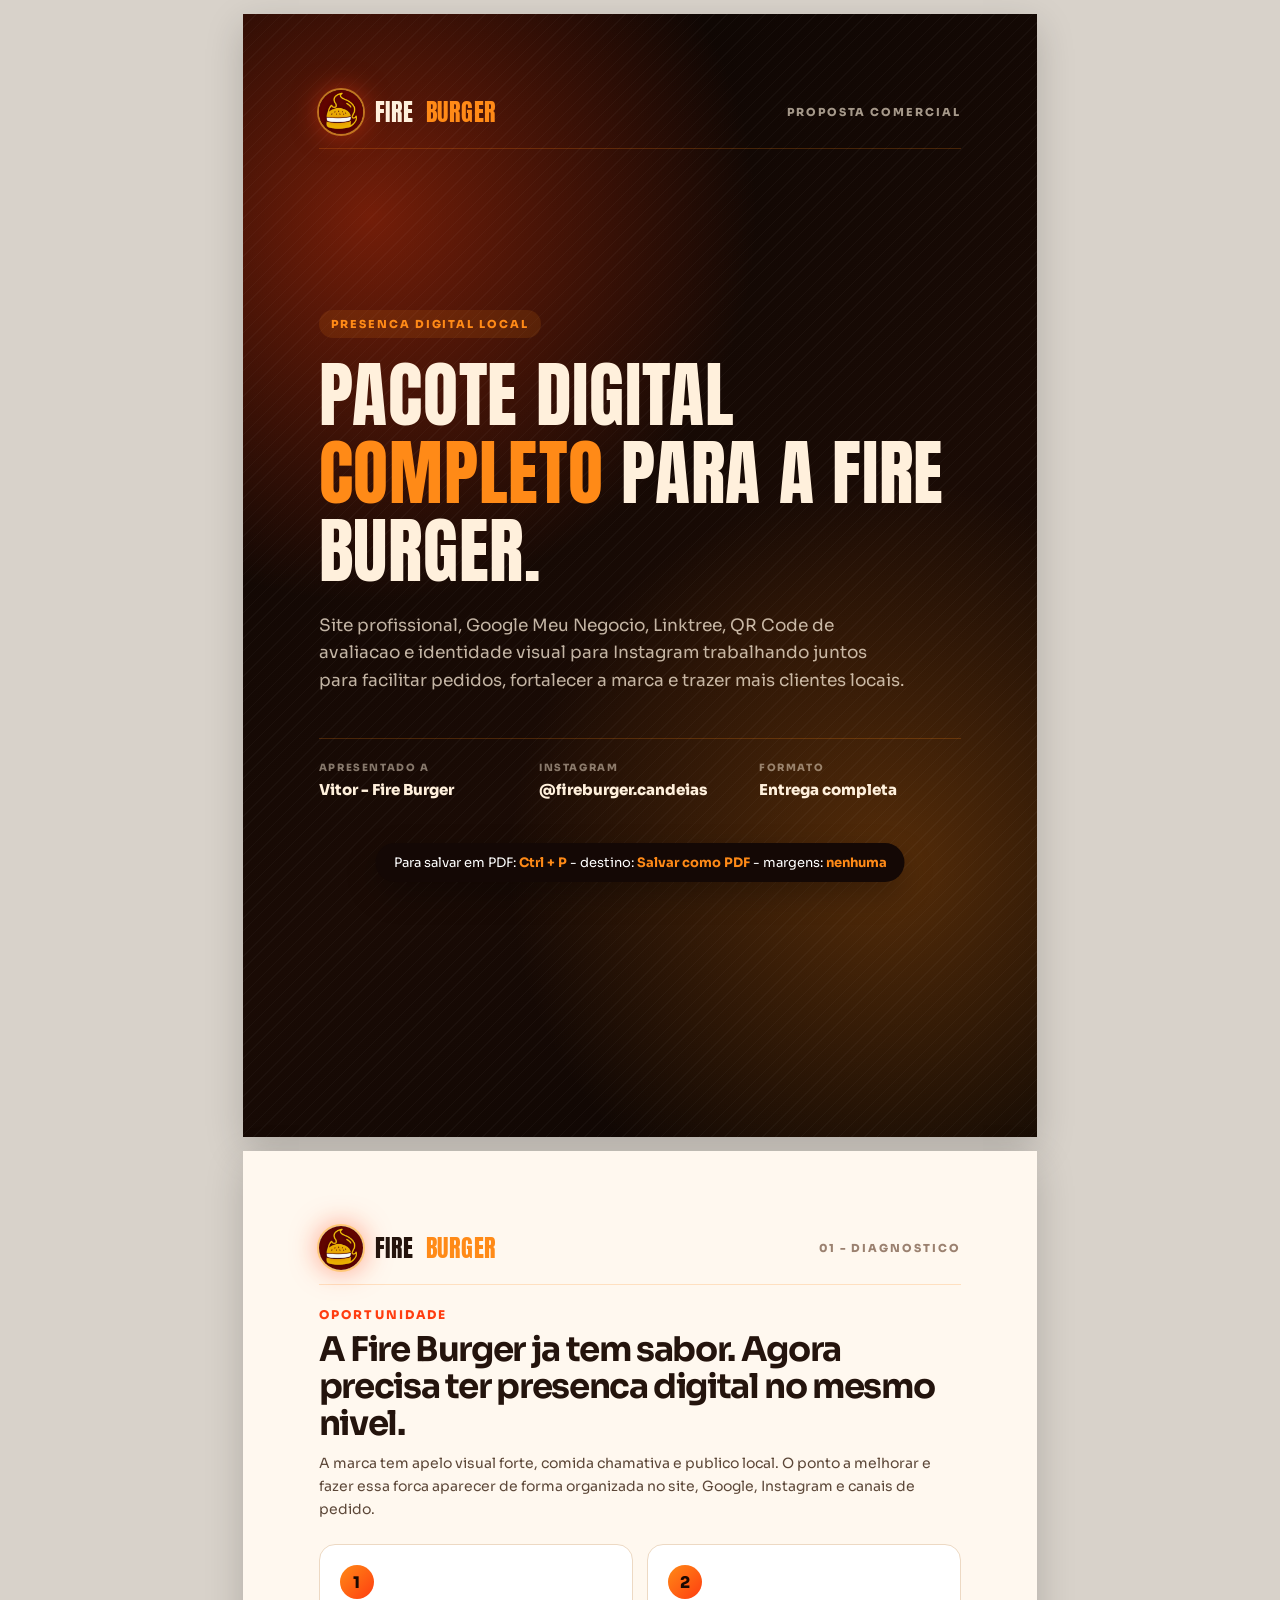
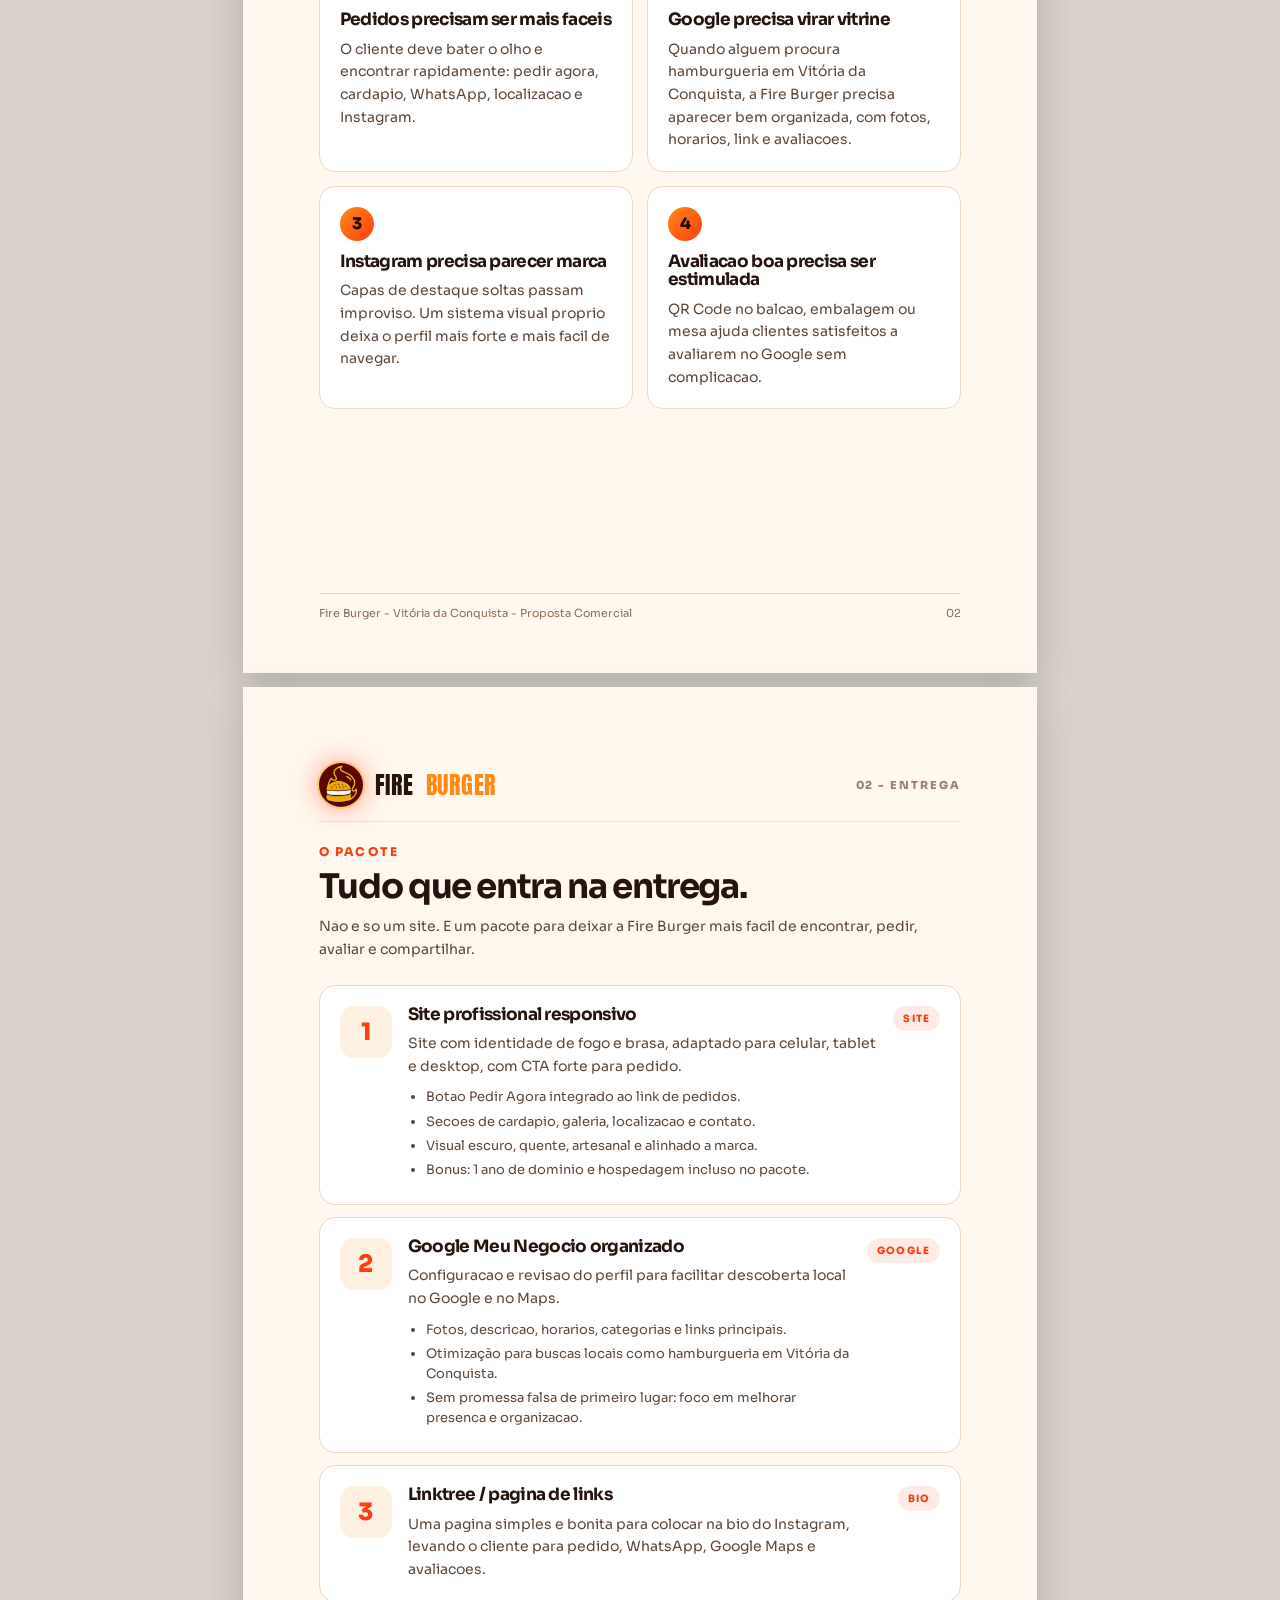
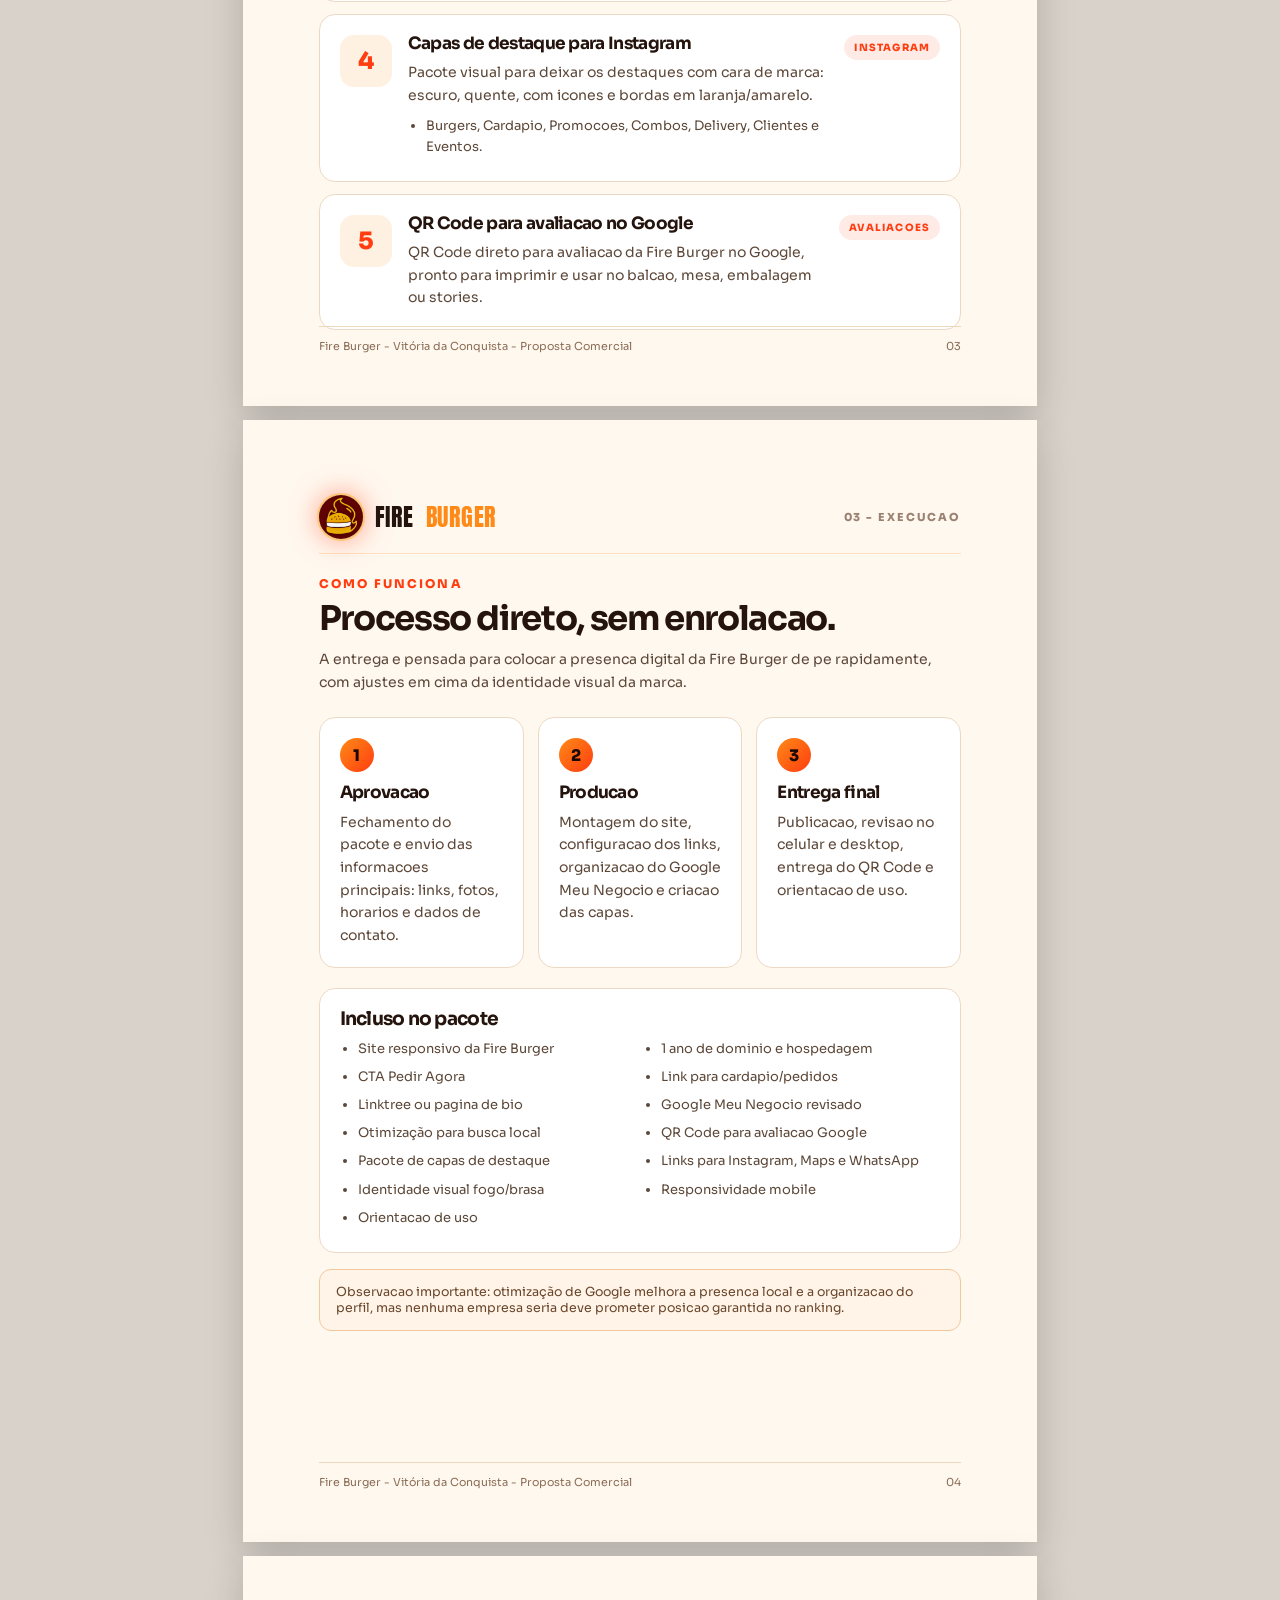
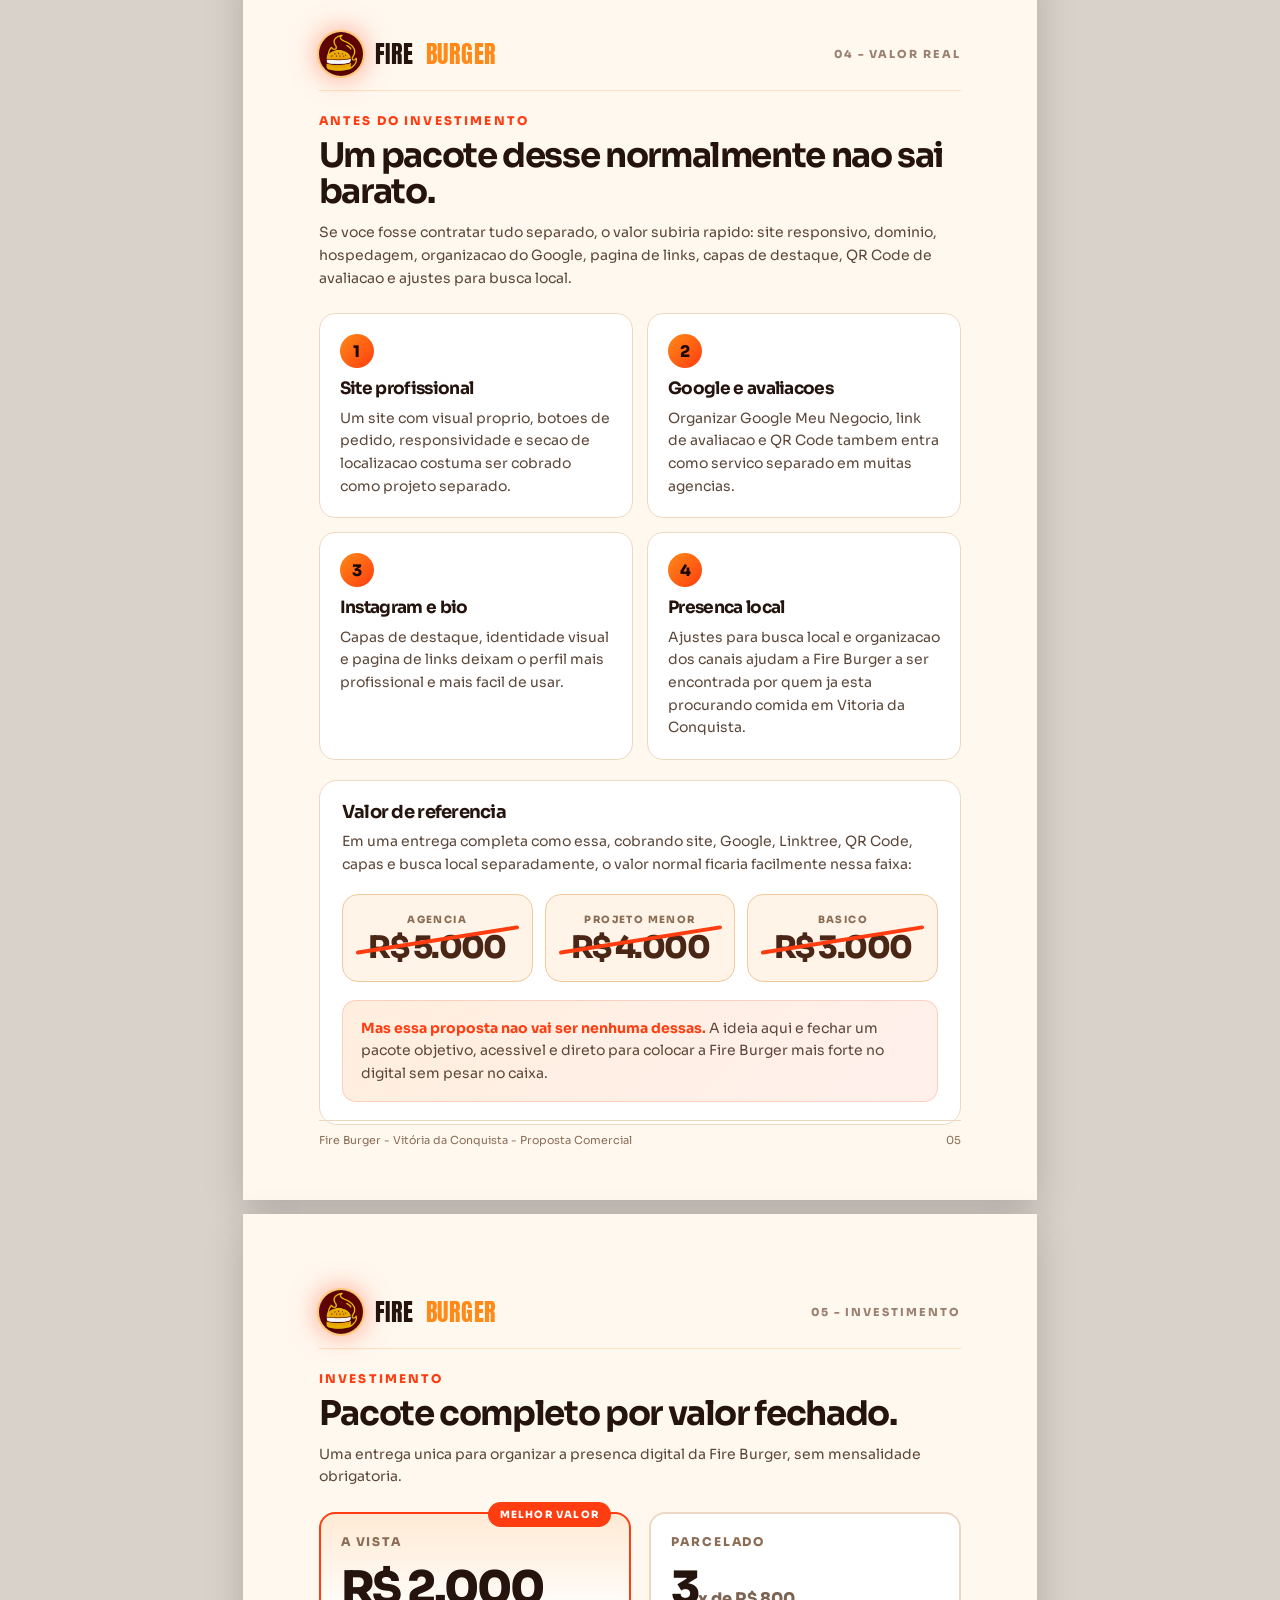
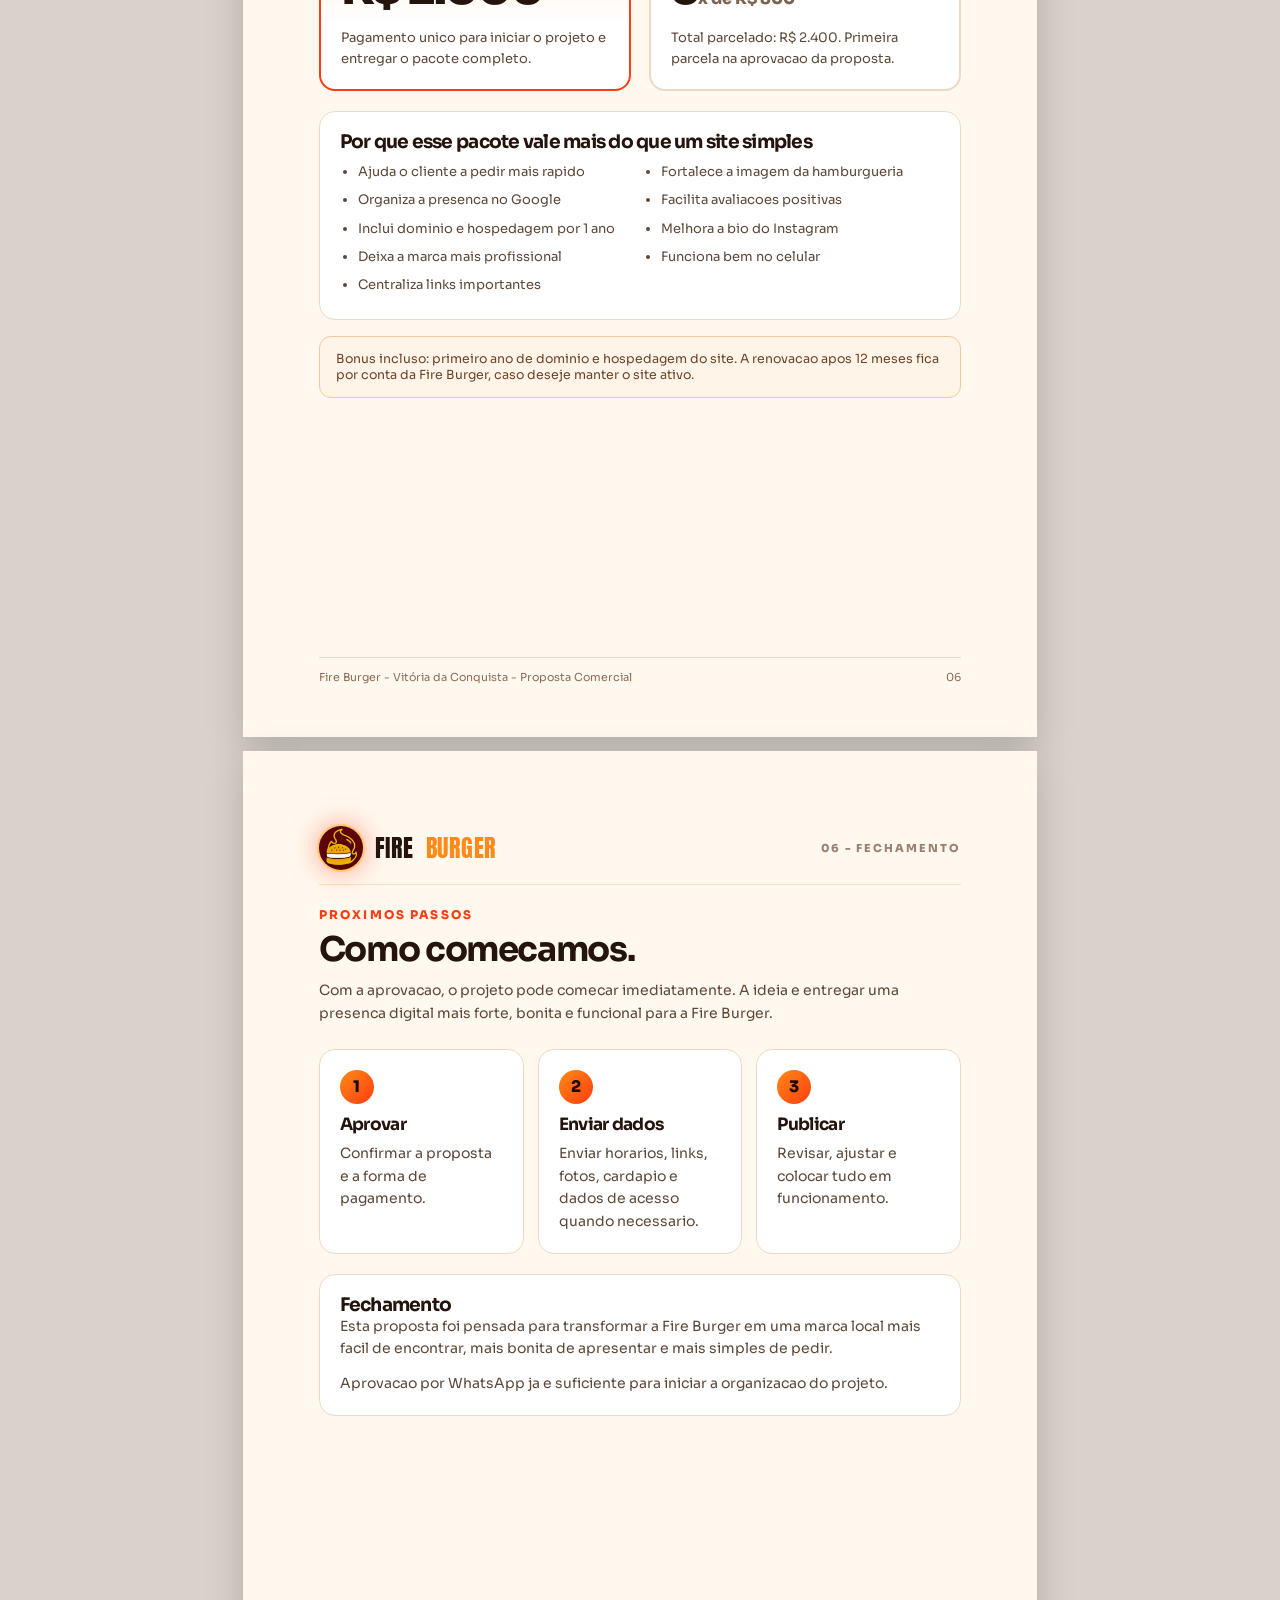
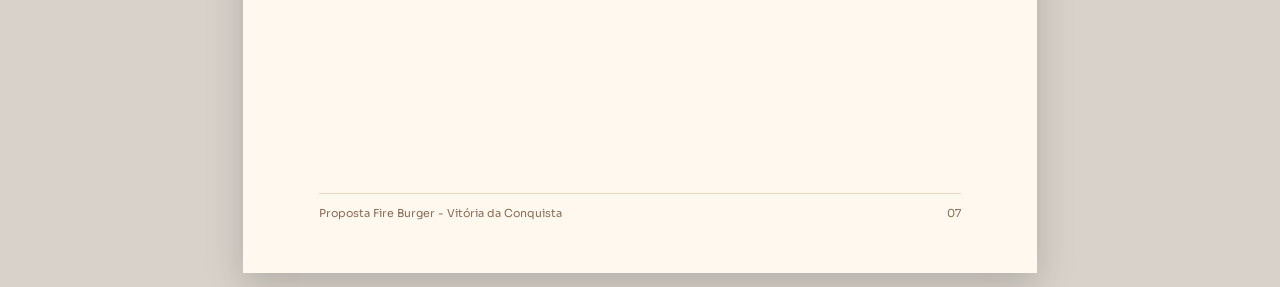
<file: proposta-fire-burger.html>
<!DOCTYPE html>
<html lang="pt-BR">
<head>
<meta charset="UTF-8">
<meta name="viewport" content="width=device-width, initial-scale=1.0">
<title>Proposta Comercial - Fire Burger - Vitória da Conquista</title>
<link rel="preconnect" href="https://fonts.googleapis.com">
<link rel="preconnect" href="https://fonts.gstatic.com" crossorigin>
<link href="https://fonts.googleapis.com/css2?family=Anton&family=Sora:wght@400;500;600;700;800;900&display=swap" rel="stylesheet">
<style>
  :root {
    --charcoal: #110905;
    --brown: #26120a;
    --ember: #ff3d10;
    --orange: #ff8a17;
    --gold: #ffbd35;
    --cream: #fff0dc;
    --muted: #9b8170;
    --line: rgba(255, 138, 23, .22);
    --paper: #fff8ef;
    --ink: #24140d;
  }

  * { box-sizing: border-box; margin: 0; padding: 0; }

  html, body {
    font-family: "Sora", Arial, sans-serif;
    background: #d8d2ca;
    color: var(--ink);
  }

  .page {
    width: 210mm;
    min-height: 297mm;
    margin: 14px auto;
    padding: 20mm;
    background: var(--paper);
    box-shadow: 0 12px 36px rgba(0,0,0,.18);
    page-break-after: always;
    position: relative;
    overflow: hidden;
  }

  .page:last-child { page-break-after: auto; }

  .cover {
    background:
      radial-gradient(circle at 16% 18%, rgba(255,61,16,.42), transparent 34%),
      radial-gradient(circle at 82% 76%, rgba(255,138,23,.28), transparent 36%),
      linear-gradient(145deg, #0a0503, #1a0b05 58%, #0a0503);
    color: var(--cream);
  }

  .cover:before,
  .band:before {
    content: "";
    position: absolute;
    inset: 0;
    opacity: .08;
    background-image:
      repeating-linear-gradient(135deg, rgba(255,255,255,.35) 0 1px, transparent 1px 9px);
    pointer-events: none;
  }

  .brand-row {
    display: flex;
    align-items: center;
    justify-content: space-between;
    gap: 16px;
    padding-bottom: 14px;
    border-bottom: 1px solid var(--line);
    position: relative;
    z-index: 2;
  }

  .brand {
    display: flex;
    align-items: center;
    gap: 12px;
    font-family: "Anton", sans-serif;
    font-size: 24px;
    letter-spacing: .03em;
    text-transform: uppercase;
  }

  .brand img {
    width: 44px;
    height: 44px;
    border-radius: 50%;
    object-fit: cover;
    box-shadow: 0 0 0 2px rgba(255,189,53,.55), 0 0 28px rgba(255,61,16,.55);
  }

  .brand b { color: var(--orange); font-weight: 400; }

  .partner {
    font-size: 11px;
    text-transform: uppercase;
    letter-spacing: .18em;
    color: var(--muted);
    font-weight: 800;
  }

  .cover .partner { color: rgba(255,240,220,.62); }

  .hero {
    position: relative;
    z-index: 2;
    min-height: 215mm;
    display: flex;
    flex-direction: column;
    justify-content: center;
  }

  .eyebrow {
    display: inline-flex;
    width: fit-content;
    padding: 7px 12px;
    border-radius: 999px;
    background: rgba(255,138,23,.12);
    color: var(--orange);
    font-size: 11px;
    text-transform: uppercase;
    letter-spacing: .18em;
    font-weight: 900;
    margin-bottom: 18px;
  }

  h1, h2, h3 { line-height: 1.08; letter-spacing: -.04em; }

  h1 {
    font-size: 58px;
    max-width: 650px;
    font-weight: 900;
  }

  h1 span,
  h2 span { color: var(--orange); }

  .cover h1 {
    font-family: "Anton", sans-serif;
    font-weight: 400;
    letter-spacing: .01em;
    font-size: 72px;
    text-transform: uppercase;
  }

  .lead {
    max-width: 590px;
    margin-top: 22px;
    font-size: 17px;
    line-height: 1.62;
    color: rgba(255,240,220,.74);
  }

  .meta {
    margin-top: 44px;
    display: grid;
    grid-template-columns: repeat(3, 1fr);
    gap: 18px;
    border-top: 1px solid var(--line);
    padding-top: 22px;
  }

  .meta .lbl {
    color: rgba(255,240,220,.48);
    font-size: 10px;
    text-transform: uppercase;
    letter-spacing: .16em;
    font-weight: 800;
    margin-bottom: 6px;
  }

  .meta .val {
    color: var(--cream);
    font-size: 15px;
    font-weight: 800;
  }

  .section-head { margin: 22px 0 24px; }

  .kicker {
    color: var(--ember);
    font-size: 12px;
    font-weight: 900;
    letter-spacing: .18em;
    text-transform: uppercase;
    margin-bottom: 10px;
  }

  h2 {
    font-size: 34px;
    color: var(--ink);
    margin-bottom: 10px;
  }

  p {
    font-size: 14px;
    line-height: 1.62;
    color: #5c4738;
  }

  .grid-2 {
    display: grid;
    grid-template-columns: repeat(2, 1fr);
    gap: 14px;
  }

  .card, .deliverable, .price-card {
    background: #fff;
    border: 1px solid #edd9c3;
    border-radius: 16px;
    padding: 20px;
  }

  .card .num {
    width: 34px;
    height: 34px;
    border-radius: 50%;
    background: linear-gradient(135deg, var(--orange), var(--ember));
    color: #1b0902;
    display: grid;
    place-items: center;
    font-weight: 900;
    margin-bottom: 12px;
  }

  .card h3, .deliverable h3 {
    font-size: 17px;
    margin-bottom: 8px;
  }

  .deliverables {
    display: grid;
    grid-template-columns: 1fr;
    gap: 12px;
  }

  .deliverable {
    display: grid;
    grid-template-columns: 52px 1fr auto;
    gap: 16px;
    align-items: start;
  }

  .icon {
    width: 52px;
    height: 52px;
    border-radius: 14px;
    background: rgba(255,138,23,.12);
    color: var(--ember);
    display: grid;
    place-items: center;
    font-size: 24px;
    font-weight: 900;
  }

  .tag {
    white-space: nowrap;
    border-radius: 999px;
    background: rgba(255,61,16,.1);
    color: var(--ember);
    font-size: 10px;
    text-transform: uppercase;
    letter-spacing: .12em;
    font-weight: 900;
    padding: 6px 10px;
  }

  ul { margin: 10px 0 0 18px; }
  li { font-size: 13px; line-height: 1.55; color: #5c4738; margin-bottom: 4px; }

  .flow {
    display: grid;
    grid-template-columns: 1fr 1fr 1fr;
    gap: 14px;
    margin-top: 22px;
  }

  .flow .card { min-height: 150px; }

  .price-wrap {
    display: grid;
    grid-template-columns: 1fr 1fr;
    gap: 18px;
    margin-top: 20px;
  }

  .price-card {
    border-width: 2px;
    position: relative;
  }

  .price-card.best {
    border-color: var(--ember);
    background: linear-gradient(180deg, rgba(255,138,23,.12), #fff 62%);
  }

  .badge {
    position: absolute;
    right: 18px;
    top: -12px;
    background: var(--ember);
    color: #fff;
    border-radius: 999px;
    padding: 6px 12px;
    font-size: 10px;
    font-weight: 900;
    letter-spacing: .12em;
    text-transform: uppercase;
  }

  .mode {
    color: #8b6d56;
    font-size: 12px;
    font-weight: 900;
    letter-spacing: .16em;
    text-transform: uppercase;
    margin-bottom: 10px;
  }

  .price {
    font-size: 46px;
    font-weight: 900;
    letter-spacing: -.05em;
  }

  .price small {
    font-size: 16px;
    color: #7c6352;
    letter-spacing: 0;
  }

  .note {
    margin-top: 10px;
    font-size: 13px;
  }

  .included {
    margin-top: 20px;
    background: #fff;
    border: 1px solid #edd9c3;
    border-radius: 16px;
    padding: 20px;
  }

  .included ul {
    display: grid;
    grid-template-columns: 1fr 1fr;
    gap: 4px 24px;
  }

  .anchor-box {
    margin-top: 20px;
    background: #fff;
    border: 1px solid #edd9c3;
    border-radius: 18px;
    padding: 22px;
  }

  .anchor-box h3 {
    font-size: 18px;
    margin-bottom: 8px;
  }

  .anchor-prices {
    display: grid;
    grid-template-columns: repeat(3, 1fr);
    gap: 12px;
    margin: 18px 0;
  }

  .anchor-price {
    position: relative;
    border-radius: 16px;
    padding: 18px 14px;
    background: #fff4e7;
    border: 1px solid #f0c99c;
    text-align: center;
    overflow: hidden;
  }

  .anchor-price:after {
    content: "";
    position: absolute;
    left: 12px;
    right: 12px;
    top: 50%;
    height: 4px;
    border-radius: 999px;
    background: var(--ember);
    transform: rotate(-9deg);
  }

  .anchor-price .label {
    font-size: 10px;
    letter-spacing: .14em;
    text-transform: uppercase;
    color: #8b6d56;
    font-weight: 900;
    margin-bottom: 6px;
  }

  .anchor-price .value {
    font-size: 31px;
    line-height: 1;
    font-weight: 900;
    letter-spacing: -.05em;
    color: #4a2617;
  }

  .anchor-call {
    border-radius: 14px;
    padding: 16px 18px;
    background: linear-gradient(135deg, rgba(255,138,23,.14), rgba(255,61,16,.08));
    border: 1px solid rgba(255,61,16,.18);
  }

  .anchor-call strong {
    color: var(--ember);
  }

  .warn {
    margin-top: 16px;
    padding: 14px 16px;
    border-radius: 12px;
    background: #fff4e7;
    border: 1px solid #f0c99c;
    font-size: 12.5px;
    color: #68452b;
  }

  .footer {
    position: absolute;
    left: 20mm;
    right: 20mm;
    bottom: 14mm;
    border-top: 1px solid #ecd7bf;
    padding-top: 12px;
    display: flex;
    justify-content: space-between;
    color: #8b6d56;
    font-size: 11px;
  }

  .pdf-hint {
    position: fixed;
    left: 50%;
    bottom: 18px;
    transform: translateX(-50%);
    background: #140805;
    color: #fff;
    border-radius: 999px;
    padding: 11px 18px;
    font-size: 13px;
    z-index: 9999;
    box-shadow: 0 12px 30px rgba(0,0,0,.28);
  }

  .pdf-hint b { color: var(--orange); }

  @page { size: A4; margin: 0; }

  @media print {
    html, body { background: #fff; }
    .page {
      margin: 0;
      box-shadow: none;
      width: 210mm;
      height: 297mm;
    }
    .pdf-hint { display: none; }
  }
</style>
</head>
<body>

<section class="page cover">
  <div class="brand-row">
    <div class="brand"><img src="logo%20fire%20burguer.jpeg" alt="Fire Burger">FIRE <b>BURGER</b></div>
    <div class="partner">Proposta Comercial</div>
  </div>

  <div class="hero">
    <div class="eyebrow">Presenca digital local</div>
    <h1>Pacote digital <span>completo</span> para a Fire Burger.</h1>
    <p class="lead">
      Site profissional, Google Meu Negocio, Linktree, QR Code de avaliacao e identidade visual para Instagram trabalhando juntos para facilitar pedidos, fortalecer a marca e trazer mais clientes locais.
    </p>
    <div class="meta">
      <div>
        <div class="lbl">Apresentado a</div>
        <div class="val">Vitor - Fire Burger</div>
      </div>
      <div>
        <div class="lbl">Instagram</div>
        <div class="val">@fireburger.candeias</div>
      </div>
      <div>
        <div class="lbl">Formato</div>
        <div class="val">Entrega completa</div>
      </div>
    </div>
  </div>
</section>

<section class="page">
  <div class="brand-row">
    <div class="brand"><img src="logo%20fire%20burguer.jpeg" alt="Fire Burger">FIRE <b>BURGER</b></div>
    <div class="partner">01 - Diagnostico</div>
  </div>

  <div class="section-head">
    <div class="kicker">Oportunidade</div>
    <h2>A Fire Burger ja tem sabor. Agora precisa ter presenca digital no mesmo nivel.</h2>
    <p>A marca tem apelo visual forte, comida chamativa e publico local. O ponto a melhorar e fazer essa forca aparecer de forma organizada no site, Google, Instagram e canais de pedido.</p>
  </div>

  <div class="grid-2">
    <div class="card">
      <div class="num">1</div>
      <h3>Pedidos precisam ser mais faceis</h3>
      <p>O cliente deve bater o olho e encontrar rapidamente: pedir agora, cardapio, WhatsApp, localizacao e Instagram.</p>
    </div>
    <div class="card">
      <div class="num">2</div>
      <h3>Google precisa virar vitrine</h3>
      <p>Quando alguem procura hamburgueria em Vitória da Conquista, a Fire Burger precisa aparecer bem organizada, com fotos, horarios, link e avaliacoes.</p>
    </div>
    <div class="card">
      <div class="num">3</div>
      <h3>Instagram precisa parecer marca</h3>
      <p>Capas de destaque soltas passam improviso. Um sistema visual proprio deixa o perfil mais forte e mais facil de navegar.</p>
    </div>
    <div class="card">
      <div class="num">4</div>
      <h3>Avaliacao boa precisa ser estimulada</h3>
      <p>QR Code no balcao, embalagem ou mesa ajuda clientes satisfeitos a avaliarem no Google sem complicacao.</p>
    </div>
  </div>

  <div class="footer">
    <span>Fire Burger - Vitória da Conquista - Proposta Comercial</span>
    <span>02</span>
  </div>
</section>

<section class="page">
  <div class="brand-row">
    <div class="brand"><img src="logo%20fire%20burguer.jpeg" alt="Fire Burger">FIRE <b>BURGER</b></div>
    <div class="partner">02 - Entrega</div>
  </div>

  <div class="section-head">
    <div class="kicker">O pacote</div>
    <h2>Tudo que entra na entrega.</h2>
    <p>Nao e so um site. E um pacote para deixar a Fire Burger mais facil de encontrar, pedir, avaliar e compartilhar.</p>
  </div>

  <div class="deliverables">
    <div class="deliverable">
      <div class="icon">1</div>
      <div>
        <h3>Site profissional responsivo</h3>
        <p>Site com identidade de fogo e brasa, adaptado para celular, tablet e desktop, com CTA forte para pedido.</p>
        <ul>
          <li>Botao Pedir Agora integrado ao link de pedidos.</li>
          <li>Secoes de cardapio, galeria, localizacao e contato.</li>
          <li>Visual escuro, quente, artesanal e alinhado a marca.</li>
          <li>Bonus: 1 ano de dominio e hospedagem incluso no pacote.</li>
        </ul>
      </div>
      <div class="tag">Site</div>
    </div>

    <div class="deliverable">
      <div class="icon">2</div>
      <div>
        <h3>Google Meu Negocio organizado</h3>
        <p>Configuracao e revisao do perfil para facilitar descoberta local no Google e no Maps.</p>
        <ul>
          <li>Fotos, descricao, horarios, categorias e links principais.</li>
          <li>Otimização para buscas locais como hamburgueria em Vitória da Conquista.</li>
          <li>Sem promessa falsa de primeiro lugar: foco em melhorar presenca e organizacao.</li>
        </ul>
      </div>
      <div class="tag">Google</div>
    </div>

    <div class="deliverable">
      <div class="icon">3</div>
      <div>
        <h3>Linktree / pagina de links</h3>
        <p>Uma pagina simples e bonita para colocar na bio do Instagram, levando o cliente para pedido, WhatsApp, Google Maps e avaliacoes.</p>
      </div>
      <div class="tag">Bio</div>
    </div>

    <div class="deliverable">
      <div class="icon">4</div>
      <div>
        <h3>Capas de destaque para Instagram</h3>
        <p>Pacote visual para deixar os destaques com cara de marca: escuro, quente, com icones e bordas em laranja/amarelo.</p>
        <ul>
          <li>Burgers, Cardapio, Promocoes, Combos, Delivery, Clientes e Eventos.</li>
        </ul>
      </div>
      <div class="tag">Instagram</div>
    </div>

    <div class="deliverable">
      <div class="icon">5</div>
      <div>
        <h3>QR Code para avaliacao no Google</h3>
        <p>QR Code direto para avaliacao da Fire Burger no Google, pronto para imprimir e usar no balcao, mesa, embalagem ou stories.</p>
      </div>
      <div class="tag">Avaliacoes</div>
    </div>
  </div>

  <div class="footer">
    <span>Fire Burger - Vitória da Conquista - Proposta Comercial</span>
    <span>03</span>
  </div>
</section>

<section class="page">
  <div class="brand-row">
    <div class="brand"><img src="logo%20fire%20burguer.jpeg" alt="Fire Burger">FIRE <b>BURGER</b></div>
    <div class="partner">03 - Execucao</div>
  </div>

  <div class="section-head">
    <div class="kicker">Como funciona</div>
    <h2>Processo direto, sem enrolacao.</h2>
    <p>A entrega e pensada para colocar a presenca digital da Fire Burger de pe rapidamente, com ajustes em cima da identidade visual da marca.</p>
  </div>

  <div class="flow">
    <div class="card">
      <div class="num">1</div>
      <h3>Aprovacao</h3>
      <p>Fechamento do pacote e envio das informacoes principais: links, fotos, horarios e dados de contato.</p>
    </div>
    <div class="card">
      <div class="num">2</div>
      <h3>Producao</h3>
      <p>Montagem do site, configuracao dos links, organizacao do Google Meu Negocio e criacao das capas.</p>
    </div>
    <div class="card">
      <div class="num">3</div>
      <h3>Entrega final</h3>
      <p>Publicacao, revisao no celular e desktop, entrega do QR Code e orientacao de uso.</p>
    </div>
  </div>

  <div class="included">
    <h3>Incluso no pacote</h3>
    <ul>
      <li>Site responsivo da Fire Burger</li>
      <li>1 ano de dominio e hospedagem</li>
      <li>CTA Pedir Agora</li>
      <li>Link para cardapio/pedidos</li>
      <li>Linktree ou pagina de bio</li>
      <li>Google Meu Negocio revisado</li>
      <li>Otimização para busca local</li>
      <li>QR Code para avaliacao Google</li>
      <li>Pacote de capas de destaque</li>
      <li>Links para Instagram, Maps e WhatsApp</li>
      <li>Identidade visual fogo/brasa</li>
      <li>Responsividade mobile</li>
      <li>Orientacao de uso</li>
    </ul>
  </div>

  <div class="warn">
    Observacao importante: otimização de Google melhora a presenca local e a organizacao do perfil, mas nenhuma empresa seria deve prometer posicao garantida no ranking.
  </div>

  <div class="footer">
    <span>Fire Burger - Vitória da Conquista - Proposta Comercial</span>
    <span>04</span>
  </div>
</section>

<section class="page">
  <div class="brand-row">
    <div class="brand"><img src="logo%20fire%20burguer.jpeg" alt="Fire Burger">FIRE <b>BURGER</b></div>
    <div class="partner">04 - Valor real</div>
  </div>

  <div class="section-head">
    <div class="kicker">Antes do investimento</div>
    <h2>Um pacote desse normalmente nao sai barato.</h2>
    <p>
      Se voce fosse contratar tudo separado, o valor subiria rapido: site responsivo, dominio, hospedagem, organizacao do Google, pagina de links, capas de destaque, QR Code de avaliacao e ajustes para busca local.
    </p>
  </div>

  <div class="grid-2">
    <div class="card">
      <div class="num">1</div>
      <h3>Site profissional</h3>
      <p>Um site com visual proprio, botoes de pedido, responsividade e secao de localizacao costuma ser cobrado como projeto separado.</p>
    </div>
    <div class="card">
      <div class="num">2</div>
      <h3>Google e avaliacoes</h3>
      <p>Organizar Google Meu Negocio, link de avaliacao e QR Code tambem entra como servico separado em muitas agencias.</p>
    </div>
    <div class="card">
      <div class="num">3</div>
      <h3>Instagram e bio</h3>
      <p>Capas de destaque, identidade visual e pagina de links deixam o perfil mais profissional e mais facil de usar.</p>
    </div>
    <div class="card">
      <div class="num">4</div>
      <h3>Presenca local</h3>
      <p>Ajustes para busca local e organizacao dos canais ajudam a Fire Burger a ser encontrada por quem ja esta procurando comida em Vitoria da Conquista.</p>
    </div>
  </div>

  <div class="anchor-box">
    <h3>Valor de referencia</h3>
    <p>Em uma entrega completa como essa, cobrando site, Google, Linktree, QR Code, capas e busca local separadamente, o valor normal ficaria facilmente nessa faixa:</p>

    <div class="anchor-prices">
      <div class="anchor-price">
        <div class="label">Agencia</div>
        <div class="value">R$ 5.000</div>
      </div>
      <div class="anchor-price">
        <div class="label">Projeto menor</div>
        <div class="value">R$ 4.000</div>
      </div>
      <div class="anchor-price">
        <div class="label">Basico</div>
        <div class="value">R$ 3.000</div>
      </div>
    </div>

    <div class="anchor-call">
      <p><strong>Mas essa proposta nao vai ser nenhuma dessas.</strong> A ideia aqui e fechar um pacote objetivo, acessivel e direto para colocar a Fire Burger mais forte no digital sem pesar no caixa.</p>
    </div>
  </div>

  <div class="footer">
    <span>Fire Burger - Vitória da Conquista - Proposta Comercial</span>
    <span>05</span>
  </div>
</section>

<section class="page">
  <div class="brand-row">
    <div class="brand"><img src="logo%20fire%20burguer.jpeg" alt="Fire Burger">FIRE <b>BURGER</b></div>
    <div class="partner">05 - Investimento</div>
  </div>

  <div class="section-head">
    <div class="kicker">Investimento</div>
    <h2>Pacote completo por valor fechado.</h2>
    <p>Uma entrega unica para organizar a presenca digital da Fire Burger, sem mensalidade obrigatoria.</p>
  </div>

  <div class="price-wrap">
    <div class="price-card best">
      <div class="badge">Melhor valor</div>
      <div class="mode">A vista</div>
      <div class="price">R$ 2.000</div>
      <p class="note">Pagamento unico para iniciar o projeto e entregar o pacote completo.</p>
    </div>

    <div class="price-card">
      <div class="mode">Parcelado</div>
      <div class="price">3<small>x de R$ 800</small></div>
      <p class="note">Total parcelado: R$ 2.400. Primeira parcela na aprovacao da proposta.</p>
    </div>
  </div>

  <div class="included">
    <h3>Por que esse pacote vale mais do que um site simples</h3>
    <ul>
      <li>Ajuda o cliente a pedir mais rapido</li>
      <li>Fortalece a imagem da hamburgueria</li>
      <li>Organiza a presenca no Google</li>
      <li>Facilita avaliacoes positivas</li>
      <li>Inclui dominio e hospedagem por 1 ano</li>
      <li>Melhora a bio do Instagram</li>
      <li>Deixa a marca mais profissional</li>
      <li>Funciona bem no celular</li>
      <li>Centraliza links importantes</li>
    </ul>
  </div>

  <div class="warn">
    Bonus incluso: primeiro ano de dominio e hospedagem do site. A renovacao apos 12 meses fica por conta da Fire Burger, caso deseje manter o site ativo.
  </div>

  <div class="footer">
    <span>Fire Burger - Vitória da Conquista - Proposta Comercial</span>
    <span>06</span>
  </div>
</section>

<section class="page">
  <div class="brand-row">
    <div class="brand"><img src="logo%20fire%20burguer.jpeg" alt="Fire Burger">FIRE <b>BURGER</b></div>
    <div class="partner">06 - Fechamento</div>
  </div>

  <div class="section-head">
    <div class="kicker">Proximos passos</div>
    <h2>Como comecamos.</h2>
    <p>Com a aprovacao, o projeto pode comecar imediatamente. A ideia e entregar uma presenca digital mais forte, bonita e funcional para a Fire Burger.</p>
  </div>

  <div class="flow">
    <div class="card">
      <div class="num">1</div>
      <h3>Aprovar</h3>
      <p>Confirmar a proposta e a forma de pagamento.</p>
    </div>
    <div class="card">
      <div class="num">2</div>
      <h3>Enviar dados</h3>
      <p>Enviar horarios, links, fotos, cardapio e dados de acesso quando necessario.</p>
    </div>
    <div class="card">
      <div class="num">3</div>
      <h3>Publicar</h3>
      <p>Revisar, ajustar e colocar tudo em funcionamento.</p>
    </div>
  </div>

  <div class="included">
    <h3>Fechamento</h3>
    <p>
      Esta proposta foi pensada para transformar a Fire Burger em uma marca local mais facil de encontrar, mais bonita de apresentar e mais simples de pedir.
    </p>
    <p style="margin-top: 12px;">
      Aprovacao por WhatsApp ja e suficiente para iniciar a organizacao do projeto.
    </p>
  </div>

  <div class="footer">
    <span>Proposta Fire Burger - Vitória da Conquista</span>
    <span>07</span>
  </div>
</section>

<div class="pdf-hint">Para salvar em PDF: <b>Ctrl + P</b> - destino: <b>Salvar como PDF</b> - margens: <b>nenhuma</b></div>

</body>
</html>
</file>
<file: css/style.css>
/* ============================================================
   FIRE BURGER — single-file premium presentation site
   Paleta: carvão + brasa (ember red → orange → amber)
   Trocar fotos/preços/horários reais do cliente onde marcado.
   ============================================================ */

:root{
  --char-900:#0a0705;       /* carvão profundo */
  --char-800:#120c08;
  --char-700:#1b120c;
  --char-600:#241710;
  --ember:#ff3d10;          /* brasa */
  --ember-hot:#ff5a1f;
  --flame:#ff8a17;          /* chama */
  --amber:#ffb627;          /* âmbar */
  --gold:#ffd27a;
  --cream:#fbe9d6;
  --smoke:#b9a392;
  --line:rgba(255,138,23,.16);
  --glow:0 0 60px rgba(255,61,16,.45);
  --maxw:1240px;
  --ease:cubic-bezier(.16,1,.3,1);
}

*{box-sizing:border-box;margin:0;padding:0}
html{scroll-behavior:smooth}
body{
  background:var(--char-900);
  color:var(--cream);
  font-family:"Sora",system-ui,sans-serif;
  font-weight:400;
  line-height:1.6;
  overflow-x:hidden;
  -webkit-font-smoothing:antialiased;
}

::selection{background:var(--ember);color:#fff}

/* ---------- SVG icon system (custom Fire Burger) ---------- */
.svgi{width:1em;height:1em;display:inline-block;vertical-align:-.14em;fill:currentColor;flex:none}
.brand .fl .svgi{width:19px;height:19px;color:#180a04}
.btn .svgi{width:1.1em;height:1.1em;margin-left:.1em}
.hero-badge .ic .svgi{width:20px;height:20px}
.marquee i .svgi{width:.62em;height:.62em;color:var(--ember);vertical-align:-.05em}
.pillar .ic{color:var(--flame)}
.pillar .ic .svgi{width:1.5rem;height:1.5rem}
.info-list .ic{color:var(--flame)}
.info-list .ic .svgi{width:1.25rem;height:1.25rem}
.hours h4 .svgi{width:1.1em;height:1.1em;color:var(--flame);vertical-align:-.18em}
.card-fire .svgi{width:13px;height:13px;color:var(--flame)}
.foot-soc a .svgi{width:18px;height:18px}
.wa-float .svgi{width:27px;height:27px;position:relative;z-index:2}
.star-suffix{width:.7em;height:.7em;color:var(--amber);margin-left:.08em;vertical-align:.02em}
.foot-bot .svgi{width:1em;height:1em;color:var(--ember);vertical-align:-.14em}

/* ---------- grain + atmosfera global ---------- */
body::before{
  content:"";position:fixed;inset:0;z-index:9990;pointer-events:none;
  opacity:.05;mix-blend-mode:overlay;
  background-image:url("data:image/svg+xml,%3Csvg xmlns='http://www.w3.org/2000/svg' width='160' height='160'%3E%3Cfilter id='n'%3E%3CfeTurbulence type='fractalNoise' baseFrequency='.8' numOctaves='3'/%3E%3C/filter%3E%3Crect width='100%25' height='100%25' filter='url(%23n)'/%3E%3C/svg%3E");
}
.vignette{position:fixed;inset:0;z-index:9989;pointer-events:none;
  background:radial-gradient(120% 90% at 50% 0%,transparent 40%,rgba(0,0,0,.55) 100%);}

/* embers canvas */
#embers{position:fixed;inset:0;z-index:1;pointer-events:none}

/* ---------- layout helpers ---------- */
.wrap{max-width:var(--maxw);margin:0 auto;padding:0 28px;position:relative;z-index:2}
section{position:relative;z-index:2}
.eyebrow{font-family:"Sora";font-weight:700;font-size:.72rem;letter-spacing:.34em;text-transform:uppercase;
  color:var(--flame);display:inline-flex;align-items:center;gap:.7em}
.eyebrow::before{content:"";width:30px;height:1px;background:linear-gradient(90deg,var(--ember),transparent)}
h1,h2,h3{font-family:"Bricolage Grotesque","Sora",sans-serif;font-weight:800;line-height:1.02;letter-spacing:-.02em}
.display{font-family:"Anton",sans-serif;font-weight:400;letter-spacing:.01em;text-transform:uppercase;line-height:.86}

.btn{position:relative;display:inline-flex;align-items:center;gap:.6em;font-family:"Sora";font-weight:700;
  font-size:.92rem;letter-spacing:.02em;padding:1.05em 1.9em;border-radius:100px;border:none;cursor:pointer;
  text-decoration:none;color:#180a04;overflow:hidden;isolation:isolate;transition:transform .4s var(--ease),box-shadow .4s}
.btn::before{content:"";position:absolute;inset:0;z-index:-1;
  background:linear-gradient(120deg,var(--amber),var(--ember-hot) 60%,var(--ember));transition:transform .5s var(--ease)}
.btn::after{content:"";position:absolute;inset:0;z-index:-1;transform:translateX(-101%);
  background:linear-gradient(120deg,var(--gold),var(--flame));transition:transform .5s var(--ease)}
.btn:hover{transform:translateY(-3px);box-shadow:0 18px 40px -12px rgba(255,61,16,.7)}
.btn:hover::after{transform:translateX(0)}
.btn--ghost{color:var(--cream);background:transparent;border:1.5px solid var(--line)}
.btn--ghost::before,.btn--ghost::after{display:none}
.btn--ghost:hover{border-color:var(--flame);background:rgba(255,138,23,.07)}
/* destaque: brilho âmbar pulsante p/ chamar atenção */
.btn--destaque{border-color:rgba(255,170,60,.9);color:var(--cream);
  background:rgba(255,138,23,.10);animation:btnDestaque 2s ease-in-out infinite}
@keyframes btnDestaque{
  0%,100%{box-shadow:0 0 0 0 rgba(255,138,23,.45),0 0 14px rgba(255,90,20,.25)}
  50%    {box-shadow:0 0 0 6px rgba(255,138,23,0),0 0 26px rgba(255,90,20,.55)}}
.btn--destaque:hover{border-color:var(--amber);background:rgba(255,138,23,.16);
  box-shadow:0 0 24px rgba(255,138,23,.6)}
/* brilho diagonal cruzando o botão */
.btn.btn--destaque::after{display:block;content:"";position:absolute;top:0;left:-70%;width:55%;height:100%;z-index:1;
  pointer-events:none;transform:skewX(-20deg);
  background:linear-gradient(110deg,transparent,rgba(255,225,160,.55),transparent);
  animation:btnShine 3.2s ease-in-out infinite}
@keyframes btnShine{0%{left:-70%}55%,100%{left:150%}}
@media(prefers-reduced-motion:reduce){.btn--destaque,.btn.btn--destaque::after{animation:none}.btn.btn--destaque::after{display:none}}

/* ---------- botão pegando fogo (acende no hover) ---------- */
.firewrap{position:relative;display:inline-flex;isolation:isolate}
.firewrap .flames{position:absolute;left:3%;right:3%;bottom:-14px;height:62px;z-index:-1;pointer-events:none;
  transform-origin:bottom center;transform:translateY(12px) scaleY(.3);opacity:0;
  transition:opacity .22s ease,transform .35s var(--ease);
  filter:blur(6px) contrast(1.15);
  background:
    radial-gradient(closest-side at 10% 100%,#ffe680,#ff7a00 50%,transparent 70%),
    radial-gradient(closest-side at 26% 100%,#ffc233,#ff3d10 50%,transparent 72%),
    radial-gradient(closest-side at 42% 100%,#ffe680,#ff7a00 50%,transparent 70%),
    radial-gradient(closest-side at 58% 100%,#ffc233,#ff3d10 50%,transparent 72%),
    radial-gradient(closest-side at 74% 100%,#ffe680,#ff8a17 50%,transparent 70%),
    radial-gradient(closest-side at 90% 100%,#ffd24d,#ff5a1f 50%,transparent 72%);
  background-size:20% 100%,22% 132%,18% 116%,22% 132%,18% 112%,20% 126%;
  background-repeat:no-repeat;
  background-position:10% 100%,26% 100%,42% 100%,58% 100%,74% 100%,90% 100%;}
.firewrap:hover .flames,.firewrap:focus-within .flames,.firewrap--hot .flames{opacity:1;transform:translateY(0) scaleY(1);
  animation:flicker .5s ease-in-out infinite alternate}
@keyframes flicker{
  0%{background-position:10% 100%,26% 86%,42% 104%,58% 84%,74% 96%,90% 90%;filter:blur(6px) brightness(1)}
  50%{background-position:12% 60%,24% 48%,44% 72%,56% 46%,72% 58%,88% 52%;filter:blur(8px) brightness(1.38)}
  100%{background-position:9% 82%,27% 62%,41% 90%,59% 58%,75% 76%,91% 68%;filter:blur(6px) brightness(1.14)}}
.firewrap .btn{transition:transform .4s var(--ease),box-shadow .4s,filter .35s}
.firewrap:hover .btn,.firewrap--hot .btn{filter:brightness(1.06);box-shadow:0 -3px 24px rgba(255,90,20,.55),0 12px 38px -8px rgba(255,80,20,.85)}
.firewrap::after{content:"";position:absolute;left:8%;right:8%;bottom:-10px;height:22px;z-index:-2;border-radius:50%;
  background:radial-gradient(ellipse,rgba(255,90,20,.8),transparent 70%);filter:blur(7px);opacity:0;transition:opacity .3s}
.firewrap:hover::after,.firewrap--hot::after{opacity:1;animation:emberpulse 1.4s ease-in-out infinite}
@keyframes emberpulse{50%{opacity:.5;transform:scaleX(1.14)}}
@media(prefers-reduced-motion:reduce){.firewrap .flames,.firewrap::after{animation:none;transition:opacity .2s}}

/* ============================================================ NAV */
header.nav{position:fixed;top:0;left:0;right:0;z-index:9000;transition:.4s var(--ease)}
.nav-inner{max-width:var(--maxw);margin:0 auto;padding:22px 28px;display:flex;align-items:center;justify-content:space-between}
.nav.menu-open{background:rgba(10,7,5,.94);border-bottom:1px solid var(--line)}
.nav.scrolled{backdrop-filter:blur(14px);background:rgba(10,7,5,.72);border-bottom:1px solid var(--line)}
.nav.scrolled .nav-inner{padding:14px 28px}
.brand{display:flex;align-items:center;gap:.55em;font-family:"Anton";font-size:1.5rem;letter-spacing:.04em;
  text-transform:uppercase;color:var(--cream);text-decoration:none}
.brand .fl{display:inline-grid;place-items:center;width:34px;height:34px;border-radius:50%;
  background:radial-gradient(circle at 50% 35%,var(--amber),var(--ember) 70%);box-shadow:var(--glow);font-size:1rem}
.brand-logo{width:42px;height:42px;border-radius:50%;object-fit:cover;flex:none;
  box-shadow:0 0 0 1.5px rgba(255,138,23,.5),0 0 26px rgba(255,61,16,.5);transition:transform .5s var(--ease),box-shadow .5s}
.brand:hover .brand-logo{transform:rotate(-8deg) scale(1.06);box-shadow:0 0 0 1.5px var(--amber),0 0 36px rgba(255,90,31,.75)}
.brand b{color:var(--flame)}
.nav-links{display:flex;align-items:center;gap:34px}
.nav-links a{color:var(--smoke);text-decoration:none;font-size:.9rem;font-weight:500;letter-spacing:.02em;position:relative;transition:color .3s,text-shadow .3s var(--ease);isolation:isolate}
.nav-links a::before{content:"";position:absolute;left:50%;bottom:-11px;width:120%;height:28px;z-index:-1;pointer-events:none;
  background:
    radial-gradient(ellipse at 18% 100%,rgba(255,213,79,.95) 0 12%,rgba(255,138,23,.7) 24%,transparent 50%),
    radial-gradient(ellipse at 50% 100%,rgba(255,61,16,.9) 0 13%,rgba(255,138,23,.68) 28%,transparent 54%),
    radial-gradient(ellipse at 82% 100%,rgba(255,213,79,.85) 0 10%,rgba(255,61,16,.64) 26%,transparent 50%);
  filter:blur(5px);opacity:0;transform:translateX(-50%) translateY(8px) scaleX(.7);transition:opacity .24s ease,transform .32s var(--ease)}
.nav-links a::after{content:"";position:absolute;left:0;bottom:-6px;height:2px;width:0;background:linear-gradient(90deg,var(--ember),var(--amber),#ffe082,var(--ember));box-shadow:0 0 14px rgba(255,90,31,.78);transition:width .35s var(--ease)}
.nav-links a:hover{color:#ffd54f;background-image:linear-gradient(180deg,#fff7bf 0%,#ffd54f 22%,#ff8a17 48%,#ff3d10 72%,#7a1407 100%);background-size:100% 240%;background-position:50% 100%;background-clip:text;-webkit-background-clip:text;-webkit-text-fill-color:transparent;text-shadow:0 0 8px rgba(255,213,79,.95),0 0 18px rgba(255,90,31,.85),0 -8px 18px rgba(255,61,16,.45);animation:navTextFire .72s infinite alternate ease-in-out}
.nav-links a:hover::before{opacity:1;transform:translateX(-50%) translateY(0) scaleX(1);animation:navFireFlicker .8s infinite alternate ease-in-out}
.nav-links a:hover::after{width:100%}
@keyframes navTextFire{
  0%{background-position:50% 100%;filter:drop-shadow(0 -1px 4px rgba(255,213,79,.5))}
  50%{background-position:50% 46%;filter:drop-shadow(0 -2px 7px rgba(255,90,31,.62))}
  100%{background-position:50% 8%;filter:drop-shadow(0 -1px 5px rgba(255,138,23,.58))}
}
@keyframes navFireFlicker{
  0%{filter:blur(5px);opacity:.72;transform:translateX(-50%) translateY(3px) scaleX(.92) scaleY(.82)}
  45%{filter:blur(4px);opacity:1;transform:translateX(-50%) translateY(-1px) scaleX(1.04) scaleY(1.08)}
  100%{filter:blur(6px);opacity:.86;transform:translateX(-50%) translateY(1px) scaleX(.98) scaleY(.95)}
}
.nav-cta{display:flex;align-items:center;gap:14px}
.burger-ico{display:none;flex-direction:column;gap:5px;background:none;border:none;cursor:pointer;padding:6px}
.burger-ico span{width:26px;height:2px;background:var(--cream);transition:.3s}
@media(max-width:920px){
  body.menu-open{overflow:hidden}
  .nav-inner{position:relative;z-index:9002}
  .nav-links{position:fixed;top:0;left:0;width:100vw;height:100dvh;min-height:100svh;
    flex-direction:column;justify-content:center;align-items:center;padding:96px 28px 40px;
    background:
      radial-gradient(circle at 16% 12%,rgba(255,61,16,.28),transparent 32%),
      radial-gradient(circle at 84% 92%,rgba(255,138,23,.18),transparent 34%),
      linear-gradient(180deg,rgba(10,7,5,.99),rgba(18,10,5,.98));
    backdrop-filter:blur(14px);gap:26px;z-index:9001;transform:translateY(-105%);opacity:0;visibility:hidden;
    pointer-events:none;transition:transform .5s var(--ease),opacity .3s ease,visibility 0s linear .5s}
  .nav-links.open{transform:translateY(0);opacity:1;visibility:visible;pointer-events:auto;transition:transform .5s var(--ease),opacity .3s ease}
  .nav-links a{width:min(320px,86vw);padding:14px 18px;border:1px solid rgba(255,138,23,.16);border-radius:12px;
    background:rgba(255,138,23,.035);text-align:center;font-size:1.35rem;font-family:"Bricolage Grotesque";color:var(--cream)}
  .nav-links a::after{display:none}
  .nav-links a:hover{background:rgba(255,138,23,.1);border-color:rgba(255,138,23,.38)}
  .burger-ico{display:flex;z-index:9001}
  .burger-ico.open span:nth-child(1){transform:translateY(7px) rotate(45deg)}
  .burger-ico.open span:nth-child(2){opacity:0}
  .burger-ico.open span:nth-child(3){transform:translateY(-7px) rotate(-45deg)}
  .nav .desk-cta{display:none}
}

/* ============================================================ HERO */
.hero{min-height:100svh;display:flex;align-items:center;padding-top:120px;padding-bottom:60px;position:relative;overflow:hidden}
.hero-bg{position:absolute;inset:0;z-index:0;overflow:hidden}
.hero-video{position:absolute;inset:0;width:100%;height:100%;object-fit:cover;z-index:0}
.hero-video--mobile{display:none}
@media(max-width:760px){.hero-video--desktop{display:none}.hero-video--mobile{display:block}}
.hero-video-overlay{position:absolute;inset:0;z-index:1;
  background:linear-gradient(90deg,rgba(10,6,4,.94) 0%,rgba(10,6,4,.82) 38%,rgba(10,6,4,.45) 68%,rgba(10,6,4,.6) 100%),
  linear-gradient(0deg,rgba(10,6,4,.8) 0%,transparent 35%,transparent 70%,rgba(10,6,4,.55) 100%)}
.hero-bg .glow{position:absolute;border-radius:50%;filter:blur(80px);opacity:.55}
.hero-bg .g1{width:60vw;height:60vw;left:-15vw;top:-10vw;background:radial-gradient(circle,var(--ember),transparent 65%)}
.hero-bg .g2{width:50vw;height:50vw;right:-12vw;bottom:-18vw;background:radial-gradient(circle,var(--flame),transparent 60%);opacity:.4}
.hero>.wrap{width:100%;max-width:none;padding-left:clamp(24px,7vw,130px);padding-right:24px}
.hero-grid{display:grid;grid-template-columns:1fr;gap:56px;align-items:center;width:100%}
.hero-copy{position:relative;z-index:3;min-width:0;max-width:640px}
.hero h1{max-width:640px;font-size:clamp(2.4rem,6.6vw,5.65rem);margin:.18em 0 .34em}
.hero h1 .line{display:block;overflow:hidden;padding-right:.12em;margin-right:-.12em}
.hero h1 .line>span{display:block;transform:translateY(110%);transition:transform 1s var(--ease)}
.hero h1 .line:first-child>span{font-size:.88em}
.hero h1 em{font-style:normal;color:transparent;background:linear-gradient(100deg,var(--amber),var(--ember-hot) 55%,var(--ember));
  -webkit-background-clip:text;background-clip:text;filter:drop-shadow(0 4px 30px rgba(255,61,16,.45))}
.hero p.lead{max-width:46ch;color:var(--smoke);font-size:1.08rem;margin-top:1.6em;margin-bottom:0}
.hero-actions{display:flex;gap:16px;flex-wrap:wrap;align-items:center}
.hero-meta{display:flex;gap:30px;margin-top:2.6em;flex-wrap:wrap}
.hero-meta .m{display:flex;flex-direction:column}
.hero-meta .m b{font-family:"Anton";font-size:1.7rem;color:var(--cream);letter-spacing:.02em}
.hero-meta .m span{font-size:.74rem;letter-spacing:.18em;text-transform:uppercase;color:var(--flame)}

/* hero visual */
.hero-visual{position:absolute;z-index:2;top:0;right:max(4vw,20px);height:100%;width:clamp(300px,30vw,460px);pointer-events:none}
.disc{position:absolute;inset:6%;border-radius:50%;
  background:conic-gradient(from 0deg,var(--ember),var(--flame),var(--amber),var(--flame),var(--ember));
  filter:blur(2px);opacity:.9;animation:spin 18s linear infinite;mask:radial-gradient(circle,transparent 56%,#000 57%)}
.disc.d2{inset:0;opacity:.35;animation-duration:34s;animation-direction:reverse;mask:radial-gradient(circle,transparent 62%,#000 63%)}
@keyframes spin{to{transform:rotate(360deg)}}
.hero-photo{position:relative;display:block;width:92%;aspect-ratio:1/1;border-radius:50%;object-fit:cover;background:#180a04;
  box-shadow:0 40px 90px -20px rgba(255,61,16,.55),inset 0 0 0 6px rgba(255,138,23,.18);
  animation:floaty 6s ease-in-out infinite}
@keyframes floaty{50%{transform:translateY(-16px)}}
.hero-badge{position:absolute;z-index:4;background:rgba(18,12,8,.82);backdrop-filter:blur(8px);
  border:1px solid var(--line);border-radius:16px;padding:12px 16px;display:flex;align-items:center;gap:10px;
  box-shadow:0 14px 30px -10px rgba(0,0,0,.6)}
.hero-badge .ic{width:34px;height:34px;border-radius:10px;display:grid;place-items:center;font-size:1.05rem;
  background:linear-gradient(135deg,var(--ember),var(--amber));color:#180a04}
.hero-badge b{font-size:.95rem;color:var(--cream)}
.hero-badge small{display:block;color:var(--smoke);font-size:.7rem;letter-spacing:.05em}
.hb-1{top:7%;left:7%;animation:floaty 5s ease-in-out infinite}
.hb-2{bottom:11%;right:0;animation:floaty 7s ease-in-out infinite .6s}
.scroll-cue{position:absolute;bottom:26px;left:50%;transform:translateX(-50%);z-index:5;
  font-size:.7rem;letter-spacing:.3em;text-transform:uppercase;color:var(--smoke);display:flex;flex-direction:column;align-items:center;gap:10px}
.scroll-cue .bar{width:1px;height:42px;background:linear-gradient(var(--flame),transparent);animation:cue 1.8s ease-in-out infinite}
@keyframes cue{0%,100%{opacity:.3;transform:scaleY(.5)}50%{opacity:1;transform:scaleY(1)}}
@media(min-width:921px){
  .hero{padding-top:120px}
  .hero-grid{grid-template-columns:1fr;gap:52px}
  .hero-visual{width:clamp(360px,30vw,460px)}
  .hb-1{left:7%;top:10%}.hb-2{right:0;bottom:12%}
}
@media(min-width:921px) and (max-width:1280px){
  .hero-copy{max-width:600px}
  .hero h1{max-width:600px;font-size:clamp(3.35rem,4.75vw,4.55rem)}
  .hero-visual{width:clamp(300px,26vw,400px)}
  .hero-badge{max-width:280px}
}
@media(min-width:1700px){
  .hero-copy{max-width:720px}
  .hero h1{max-width:720px;font-size:clamp(4.2rem,5.3vw,6.5rem)}
  .hero-visual{width:clamp(460px,30vw,560px)}
}
@media(max-width:920px){.hero-grid{grid-template-columns:1fr;gap:10px}.hero-visual{display:none}}

/* ============================================================ MARQUEE */
.marquee{border-top:1px solid var(--line);border-bottom:1px solid var(--line);background:var(--char-800);
  padding:20px 0;overflow:hidden;white-space:nowrap;position:relative;z-index:3}
.marquee-track{display:inline-flex;gap:0;animation:slide 28s linear infinite reverse}
.marquee:hover .marquee-track{animation-play-state:paused}
.marquee span{font-family:"Anton";font-size:1.5rem;text-transform:uppercase;letter-spacing:.04em;color:var(--cream);padding:0 28px;display:inline-flex;align-items:center;gap:28px}
.marquee span i{color:var(--ember);font-style:normal}
@keyframes slide{to{transform:translateX(-50%)}}

/* ============================================================ FAIXA PRODUTOS REAIS */
.realband{position:relative;overflow:hidden;border-bottom:1px solid var(--line);z-index:3;background:#0a0705;
  height:clamp(180px,26vw,320px)}
/* carrossel de fundo (linha única, contínuo) */
.realband-carousel{position:absolute;inset:0;overflow:hidden;z-index:0}
.rb-track{display:flex;height:100%;width:max-content;will-change:transform;animation:scrollLeft 60s linear infinite}
.realband:hover .rb-track{animation-play-state:paused}
.rb-item{flex:0 0 auto;height:100%;width:clamp(220px,24vw,320px)}
.rb-item img{width:100%;height:100%;object-fit:cover;display:block}
.realband-cap{position:absolute;inset:0;z-index:2;display:flex;flex-direction:column;justify-content:center;gap:.4em;padding:0 6vw;
  background:linear-gradient(90deg,rgba(10,7,5,.94),rgba(10,7,5,.55) 48%,rgba(10,7,5,.12) 78%)}
.realband-cap h3{font-family:"Bricolage Grotesque";font-size:clamp(1.5rem,3.6vw,2.6rem);line-height:1}
.realband-cap h3 em{font-style:normal;color:var(--flame)}
@media(max-width:560px){.realband-cap{background:linear-gradient(rgba(10,7,5,.6),rgba(10,7,5,.6))}}
@media(prefers-reduced-motion:reduce){.rb-track{animation:none}}

/* ============================================================ generic section head */
.shead{max-width:760px;margin-bottom:60px}
.shead h2{font-size:clamp(2.2rem,5.2vw,4rem);margin:.3em 0 .4em}
.shead p{color:var(--smoke);font-size:1.05rem}
.sec-pad{padding:120px 0}

/* ============================================================ SOBRE */
.about{position:relative;overflow:hidden}
/* formas curvas decorativas no fundo (cinza + laranja) */
.about-shapes{position:absolute;inset:0;z-index:0;pointer-events:none;overflow:hidden}
.about-shapes::before{content:"";position:absolute;width:64vw;height:64vw;right:-20vw;top:-24vw;
  border-radius:46% 54% 52% 48%/52% 46% 54% 48%;
  background:radial-gradient(circle at 42% 42%,rgba(255,106,26,.22),rgba(255,106,26,0) 64%);filter:blur(12px)}
.about-shapes::after{content:"";position:absolute;width:56vw;height:56vw;left:-22vw;bottom:-26vw;
  border-radius:50% 50% 48% 52%/52% 48% 52% 48%;
  background:radial-gradient(circle,rgba(156,162,171,.16),rgba(156,162,171,0) 64%);filter:blur(10px)}
.about-curves{position:absolute;inset:0;width:100%;height:100%}
.about-curves .cv-gray{fill:#9aa0a8;opacity:.07}
.about-curves .cv-orange{fill:#ff6a1a;opacity:.10}
.about-curves .cv-line{fill:none;stroke:#ff8a17;stroke-width:3;opacity:.22;stroke-linecap:round}
.about-grid{display:grid;grid-template-columns:1fr 1fr;gap:64px;align-items:center}
.about-photos{position:relative;aspect-ratio:1/1;isolation:isolate}
.about-photos::before{content:"";position:absolute;inset:7%;border-radius:20px;
  background:
    linear-gradient(135deg,rgba(255,138,23,.12),transparent 36%,rgba(255,61,16,.12)),
    repeating-linear-gradient(135deg,rgba(255,255,255,.035) 0 1px,transparent 1px 10px),
    var(--char-700);
  border:1px solid rgba(255,138,23,.18);box-shadow:0 34px 80px -32px rgba(255,61,16,.75);z-index:-2}
.about-photos::after{content:"";position:absolute;inset:0;border-radius:50%;
  background:radial-gradient(circle,rgba(255,61,16,.28),transparent 62%);filter:blur(28px);z-index:-3}
.about-photos img{position:absolute;object-fit:cover;box-shadow:0 30px 60px -20px rgba(0,0,0,.7)}
.about-photos .p1{width:78%;height:78%;top:8%;left:7%;border-radius:18px;border:1px solid rgba(255,138,23,.28);
  object-position:68% 50%;filter:saturate(1.06) contrast(1.04)}
.about-photos .p2{width:40%;height:40%;right:-1%;bottom:3%;border-radius:18px;border:4px solid var(--char-900);
  background:var(--char-900);box-shadow:0 0 0 1px rgba(255,182,39,.5),0 28px 56px -18px rgba(255,61,16,.85);
  transform:rotate(-1.5deg)}
.about-photos .tag{position:absolute;top:14%;right:2%;background:rgba(18,12,8,.88);border:1px solid rgba(255,138,23,.28);
  backdrop-filter:blur(10px);border-radius:14px;padding:13px 17px;z-index:3;box-shadow:0 18px 42px -22px rgba(255,61,16,.85)}
.about-photos .tag b{font-family:"Anton";font-size:2rem;color:var(--flame);display:block;line-height:1}
.about-photos .tag span{font-size:.74rem;letter-spacing:.16em;text-transform:uppercase;color:var(--smoke)}
.about-copy h2{font-size:clamp(2rem,4.6vw,3.4rem);margin:.3em 0 .5em}
.about-copy p{color:var(--smoke);margin-bottom:1.2em}
.about-copy strong{color:var(--cream)}
.pillars{display:grid;grid-template-columns:repeat(3,1fr);gap:18px;margin-top:32px}
.pillar{border:1px solid var(--line);border-radius:14px;padding:18px 16px;background:rgba(255,138,23,.03);transition:.4s var(--ease)}
.pillar:hover{transform:translateY(-6px);border-color:var(--flame);background:rgba(255,138,23,.07)}
.pillar .ic{font-size:1.5rem;margin-bottom:8px}
.pillar b{display:block;font-size:.95rem;color:var(--cream)}
.pillar span{font-size:.8rem;color:var(--smoke)}
@media(max-width:880px){.about-grid{grid-template-columns:1fr;gap:80px}}

/* ============================================================ PRATOS DA CASA */
.pratos{position:relative;overflow:hidden;background:radial-gradient(120% 90% at 8% 30%,#1b1109 0%,#0a0705 55%,#070504 100%);
  border-top:1px solid var(--line);border-bottom:1px solid var(--line)}
.pratos-sparks{position:absolute;inset:0;z-index:0;pointer-events:none;overflow:hidden}
/* brasas subindo no fundo */
.pratos-sparks .ember{position:absolute;bottom:-12px;border-radius:50%;will-change:transform,opacity;
  animation:emberRise linear infinite}
@keyframes emberRise{
  0%{transform:translate(0,0) scale(1);opacity:0}
  10%{opacity:.95}
  78%{opacity:.7}
  100%{transform:translate(var(--drift,0),calc(var(--rise,420px)*-1)) scale(.25);opacity:0}}
@media(prefers-reduced-motion:reduce){.pratos-sparks .ember{animation:none;opacity:.5}}
.pratos::before{content:"";position:absolute;left:-8%;bottom:-20%;width:62%;height:90%;z-index:0;pointer-events:none;
  background:radial-gradient(closest-side,rgba(255,90,20,.26),transparent 72%);filter:blur(22px)}
.pratos::after{content:"";position:absolute;left:0;right:0;bottom:0;height:34%;z-index:0;pointer-events:none;
  background:linear-gradient(0deg,rgba(255,80,16,.16),transparent)}
.pratos .wrap{position:relative;z-index:2}
.pratos-grid{display:grid;grid-template-columns:minmax(0,1.1fr) minmax(0,1.1fr);gap:40px;align-items:center}

/* imagem grande à esquerda */
.pratos-hero{position:relative;min-height:620px;display:flex;align-items:center;justify-content:center;overflow:visible}
.pratos-hero img{width:100%;height:100%;object-fit:contain;object-position:center;display:block;
  transform:translateX(-7%) scale(1.28);         /* imagem maior, deslocada p/ esquerda */
  /* sombra em camadas: contato + difusa + halo de brasa */
  filter:
    drop-shadow(0 8px 10px rgba(0,0,0,.55))
    drop-shadow(0 34px 38px rgba(0,0,0,.5))
    drop-shadow(0 60px 80px rgba(0,0,0,.45))
    drop-shadow(0 0 60px rgba(255,100,25,.28))}

/* coluna de conteúdo */
.pratos-brand{display:inline-flex;align-items:center;gap:10px;font-family:"Anton";letter-spacing:.18em;
  text-transform:uppercase;font-size:1rem;color:var(--cream)}
.pratos-brand b{color:var(--flame);font-weight:400}
.pratos-brand .svgi{width:1.3em;height:1.3em;color:var(--ember)}
.pratos-title{font-family:"Anton";text-transform:uppercase;letter-spacing:.02em;line-height:.95;
  font-size:clamp(2.6rem,5.4vw,4.6rem);margin:.18em 0 .25em;
  background:linear-gradient(180deg,#fff 0%,#d7d9dd 45%,#9aa0a8 100%);
  -webkit-background-clip:text;background-clip:text;color:transparent;
  filter:drop-shadow(0 2px 1px rgba(0,0,0,.5))}
.pratos-sub{color:var(--smoke);max-width:48ch;font-size:1.04rem;margin-bottom:30px}

/* grade 2x2 de cards */
.pratos-cards{display:grid;grid-template-columns:1fr 1fr;gap:18px}
.prato-card{display:flex;gap:14px;padding:14px;border-radius:16px;
  border:1px solid rgba(255,148,32,.32);background:rgba(18,12,8,.55);backdrop-filter:blur(4px);
  transition:transform .35s var(--ease),border-color .35s,box-shadow .35s}
.prato-card:hover{transform:translateY(-5px);border-color:rgba(255,173,58,.85);
  box-shadow:0 22px 44px -16px rgba(0,0,0,.8),0 0 26px rgba(255,126,24,.28)}
.prato-thumb{flex:0 0 92px;width:92px;height:92px;border-radius:12px;overflow:hidden;border:1px solid var(--line)}
.prato-thumb img{width:100%;height:100%;object-fit:cover;display:block}
.prato-info{min-width:0;display:flex;flex-direction:column;gap:7px}
.prato-info h3{font-size:1.05rem;line-height:1.15;color:var(--cream)}
.prato-badge{align-self:flex-start;display:inline-flex;align-items:center;gap:5px;
  font-size:.66rem;font-weight:700;letter-spacing:.06em;text-transform:uppercase;
  color:var(--amber);border:1px solid rgba(255,148,32,.5);border-radius:100px;padding:3px 9px;
  background:rgba(255,138,23,.08)}
.prato-badge .svgi{width:.85em;height:.85em}
.prato-info p{font-size:.82rem;color:var(--smoke);line-height:1.35}

@media(max-width:1100px){.pratos-grid{grid-template-columns:1fr;gap:34px}
  .pratos-hero{min-height:340px}}
@media(max-width:620px){.pratos-cards{grid-template-columns:1fr}
  .pratos-hero{min-height:260px}}
@media(max-width:380px){.prato-card{flex-direction:column}.prato-thumb{width:100%;height:120px;flex-basis:auto}}
/* MOBILE: remove a foto do hambúrguer (copy sobre o fundo escuro da seção) */
@media(max-width:760px){
  .pratos-hero{display:none}
  .pratos-content{position:relative;z-index:2}
}

/* ============================================================ CARDÁPIO */
.menu{background:var(--char-800);border-top:1px solid var(--line);border-bottom:1px solid var(--line)}
.menu-filters{display:flex;gap:10px;flex-wrap:wrap;margin-bottom:44px}
/* categorias extras escondidas até clicar em "Ver mais" */
.menu-filters .filter--extra{display:none}
.menu-filters.show-all .filter--extra{display:inline-flex}
.filter-more{border-style:dashed!important;color:var(--flame)!important}
.filter{font-family:"Sora";font-weight:600;font-size:.86rem;letter-spacing:.02em;color:var(--smoke);
  border:1px solid var(--line);background:transparent;border-radius:100px;padding:.65em 1.3em;cursor:pointer;transition:.3s}
.filter.active,.filter:hover{color:#180a04;background:linear-gradient(120deg,var(--amber),var(--ember-hot));border-color:transparent}
.menu-grid{display:grid;grid-template-columns:repeat(3,1fr);gap:26px}
.card{position:relative;border:1px solid var(--line);border-radius:20px;overflow:hidden;background:var(--char-700);
  transition:transform .5s var(--ease),box-shadow .5s,border-color .5s;will-change:transform}
.card:hover{transform:translateY(-10px);border-color:rgba(255,138,23,.4);box-shadow:0 30px 60px -22px rgba(255,61,16,.5)}
.card-img{position:relative;aspect-ratio:4/3;overflow:hidden}
.card-img img{width:100%;height:100%;object-fit:cover;transition:transform .8s var(--ease)}
.card:hover .card-img img{transform:scale(1.08)}
.card-img::after{content:"";position:absolute;inset:0;background:linear-gradient(transparent 40%,rgba(10,7,5,.85))}
.card-fire{position:absolute;top:12px;left:12px;z-index:2;display:flex;gap:3px;background:rgba(10,7,5,.6);
  backdrop-filter:blur(6px);padding:5px 9px;border-radius:100px;font-size:.7rem}
.card-tag{position:absolute;top:12px;right:12px;z-index:2;background:linear-gradient(120deg,var(--ember),var(--amber));
  color:#180a04;font-weight:700;font-size:.66rem;letter-spacing:.08em;text-transform:uppercase;padding:5px 11px;border-radius:100px}
.card-body{padding:20px 22px 24px}
.card-body h3{font-size:1.18rem;margin-bottom:6px}
.card-body p{font-size:.86rem;color:var(--smoke);min-height:2.6em;margin-bottom:16px}
.card-foot{display:flex;align-items:center;justify-content:space-between}
.price{font-family:"Anton";font-size:1.5rem;color:var(--flame);letter-spacing:.02em}
.price small{font-size:.7rem;color:var(--smoke);font-family:"Sora";margin-right:3px}
.card-add{width:42px;height:42px;border-radius:50%;display:grid;place-items:center;cursor:pointer;
  background:linear-gradient(135deg,var(--ember),var(--amber));color:#180a04;border:none;font-size:1.3rem;
  transition:.35s var(--ease)}
.card-add:hover{transform:rotate(90deg) scale(1.08)}
/* card simples (só nome + valor) — cervejas e açaí */
.card--simple{display:flex;align-items:center;min-height:96px}
.card--simple .card-body{padding:18px 20px;width:100%}
.card--simple h3{margin-bottom:12px;font-size:1.1rem}
.card--simple .card-foot{margin-top:0}
@media(max-width:980px){.menu-grid{grid-template-columns:repeat(2,1fr)}}
@media(max-width:620px){.menu-grid{grid-template-columns:1fr}}

/* ============================================================ MONTAGEM / ingredientes */
.build{overflow:hidden}
.build-grid{display:grid;grid-template-columns:.9fr 1.1fr;gap:60px;align-items:center}
.stack{position:relative;aspect-ratio:1/1;display:grid;place-items:center}
.stack .ring{position:absolute;inset:0;border-radius:50%;border:1px dashed var(--line);animation:spin 40s linear infinite}
.stack .ring.r2{inset:12%;animation-duration:26s;animation-direction:reverse;border-color:rgba(255,61,16,.18)}
.stack-photo{width:78%;border-radius:24px;object-fit:cover;aspect-ratio:1/1;
  box-shadow:0 40px 80px -24px rgba(255,61,16,.55)}
.layers{list-style:none}
.layers li{display:flex;align-items:flex-start;gap:18px;padding:18px 0;border-bottom:1px solid var(--line);
  opacity:0;transform:translateX(30px);transition:.7s var(--ease)}
.layers li.in{opacity:1;transform:none}
.layers .n{font-family:"Anton";font-size:1.2rem;color:var(--char-900);background:linear-gradient(135deg,var(--amber),var(--ember));
  min-width:42px;height:42px;border-radius:12px;display:grid;place-items:center}
.layers b{display:block;font-size:1.05rem;color:var(--cream)}
.layers span{font-size:.88rem;color:var(--smoke)}
@media(max-width:880px){.build-grid{grid-template-columns:1fr;gap:50px}}

/* ============================================================ NÚMEROS */
.stats{background:linear-gradient(180deg,var(--char-900),var(--char-700));border-top:1px solid var(--line)}
.stats-grid{display:grid;grid-template-columns:repeat(4,1fr);gap:20px;text-align:center}
.stat .num{font-family:"Anton";font-size:clamp(2.6rem,6vw,4.4rem);line-height:1;
  color:transparent;background:linear-gradient(120deg,var(--gold),var(--ember));-webkit-background-clip:text;background-clip:text}
.stat .lbl{font-size:.8rem;letter-spacing:.18em;text-transform:uppercase;color:var(--smoke);margin-top:8px}
@media(max-width:760px){.stats-grid{grid-template-columns:repeat(2,1fr);gap:40px 20px}}

/* ============================================================ GALERIA / CARROSSEL INFINITO */
.gallery-sec{position:relative;background:#000;overflow:hidden}            /* fundo preto absoluto */
/* partículas/luzes douradas e laranja no fundo (geradas via JS) */
.gallery-particles{position:absolute;inset:0;z-index:0;pointer-events:none;overflow:hidden}
.gallery-particles .spark{position:absolute;border-radius:50%;
  filter:blur(.3px);opacity:.65;animation:sparkTwinkle 4s ease-in-out infinite}
@keyframes sparkTwinkle{0%,100%{opacity:.15;transform:translateY(0) scale(.8)}50%{opacity:.85;transform:translateY(-8px) scale(1.15)}}

/* área do carrossel — full-bleed, com fade nas laterais */
.carousel{--card:214px;--gap:18px;position:relative;z-index:2;display:flex;flex-direction:column;gap:var(--gap);width:100%;
  -webkit-mask-image:linear-gradient(90deg,transparent,#000 7%,#000 93%,transparent);
          mask-image:linear-gradient(90deg,transparent,#000 7%,#000 93%,transparent)}
.carousel-row{display:flex;overflow:hidden}
.carousel-track{display:flex;gap:var(--gap);width:max-content;flex:0 0 auto;will-change:transform}
/* linha 1 e linha 2 — direita -> esquerda, velocidades levemente diferentes */
.carousel-row--1 .carousel-track{animation:scrollLeft 46s linear infinite}
.carousel-row--2 .carousel-track{animation:scrollLeft 38s linear infinite}
@keyframes scrollLeft{from{transform:translate3d(0,0,0)}to{transform:translate3d(-50%,0,0)}}
/* pausa ao passar o mouse */
.carousel:hover .carousel-track{animation-play-state:paused}
/* cards */
.ccard{flex:0 0 auto;width:var(--card);height:var(--card);border-radius:18px;overflow:hidden;
  border:1px solid rgba(255,170,60,.45);                                   /* borda dourada/âmbar */
  box-shadow:0 14px 34px -16px rgba(0,0,0,.85),inset 0 0 0 1px rgba(255,138,23,.08);
  background:#120c08;transition:transform .4s var(--ease),border-color .4s,box-shadow .4s}
.ccard img{width:100%;height:100%;object-fit:cover;display:block}
.ccard:hover{transform:translateY(-6px) scale(1.03);border-color:var(--amber);
  box-shadow:0 26px 50px -18px rgba(255,90,31,.55)}
@media(max-width:760px){.carousel{--card:230px;--gap:14px}}
@media(max-width:460px){.carousel{--card:200px;--gap:12px}}
@media(prefers-reduced-motion:reduce){.carousel-track{animation:none}}

/* ============================================================ EFEITO 3D PREMIUM (reutilizável) */
/* Classe base: profundidade + transição fluida. Aplique .premium-3d + uma variante. */
.premium-3d{position:relative;transform-style:preserve-3d;
  transition:transform .26s var(--ease),box-shadow .26s ease,border-color .26s ease}

/* Reflexo de luz diagonal (só nos cards/selos — botões já usam ::before p/ o preenchimento) */
.premium-3d--card::before,.premium-3d--selo::before{content:"";position:absolute;inset:0;border-radius:inherit;
  pointer-events:none;z-index:3;opacity:0;transition:opacity .26s ease;
  background:linear-gradient(135deg,rgba(255,214,126,.22),transparent 38%,rgba(255,95,24,.10))}
.premium-3d--card:hover::before,.premium-3d--card:focus-visible::before,
.premium-3d--selo:hover::before,.premium-3d--selo:focus-visible::before{opacity:1}

/* Borda iluminada: luz âmbar/laranja percorrendo o contorno (acende no hover) */
@property --bd-angle{syntax:'<angle>';initial-value:0deg;inherits:false}
.premium-3d--card::after,.premium-3d--selo::after{content:"";position:absolute;inset:0;border-radius:inherit;
  padding:1.4px;z-index:4;pointer-events:none;opacity:0;transition:opacity .3s ease;
  background:conic-gradient(from var(--bd-angle),
    transparent 0deg,rgba(255,90,20,.15) 40deg,var(--amber) 90deg,#ffe6aa 120deg,
    var(--ember-hot) 150deg,transparent 210deg,transparent 360deg);
  /* recorta só a faixa da borda */
  -webkit-mask:linear-gradient(#000 0 0) content-box,linear-gradient(#000 0 0);
          mask:linear-gradient(#000 0 0) content-box,linear-gradient(#000 0 0);
  -webkit-mask-composite:xor;mask-composite:exclude}
.premium-3d--card:hover::after,.premium-3d--card:focus-visible::after,
.premium-3d--selo:hover::after,.premium-3d--selo:focus-visible::after{opacity:1;animation:bdSpin 3.6s linear infinite}
@keyframes bdSpin{to{--bd-angle:360deg}}

/* ---- Variante CARDS de imagem (.card do menu e .ccard do carrossel) ---- */
.premium-3d--card{border:1px solid rgba(255,148,32,.30);
  box-shadow:0 18px 35px rgba(0,0,0,.6),0 0 18px rgba(255,112,24,.10),inset 0 1px 0 rgba(255,211,128,.12)}
.premium-3d--card:hover,.premium-3d--card:focus-visible{border-color:rgba(255,173,58,.85);
  box-shadow:0 28px 55px -10px rgba(0,0,0,.78),0 0 34px rgba(255,126,24,.30),inset 0 1px 0 rgba(255,230,170,.32)}
/* elevação 3D (usada quando NÃO há tilt por JS; com tilt o JS assume via inline style) */
.premium-3d--card:hover{transform:perspective(900px) rotateX(4deg) rotateY(-6deg) translateY(-8px) scale(1.02)}
.premium-3d--card:active{transform:translateY(-2px) scale(.995)}

/* ---- Variante SELO/bloco pequeno (.pillar) ---- */
.premium-3d--selo{border:1px solid rgba(255,148,32,.32);
  box-shadow:0 14px 30px rgba(0,0,0,.55),inset 0 1px 0 rgba(255,211,128,.14)}
.premium-3d--selo:hover,.premium-3d--selo:focus-visible{border-color:rgba(255,173,58,.85);
  box-shadow:0 22px 44px -12px rgba(0,0,0,.7),0 0 26px rgba(255,126,24,.26),inset 0 1px 0 rgba(255,230,170,.3)}
.premium-3d--selo:hover{transform:perspective(800px) rotateX(5deg) rotateY(-5deg) translateY(-6px) scale(1.02)}
.premium-3d--selo:active{transform:translateY(-1px) scale(.997)}

/* ---- Variante BOTÃO (.btn) — sem ::before próprio p/ não conflitar com o preenchimento ---- */
.premium-3d--btn{border:1px solid rgba(255,148,32,.40)}
.premium-3d--btn:hover{transform:translateY(-5px) scale(1.015);
  box-shadow:0 22px 46px -12px rgba(255,61,16,.75),0 0 26px rgba(255,126,24,.30)}
.premium-3d--btn:active{transform:translateY(1px) scale(.985)}
.premium-3d--btn:focus-visible{outline:2px solid rgba(255,173,58,.65);outline-offset:3px}

/* Tilt por JS: enquanto segue o mouse, sombra/realce ficam ativos mesmo sem :hover */
.premium-3d[data-tilt]{cursor:pointer}

/* Acessibilidade: respeitar movimento reduzido */
@media(prefers-reduced-motion:reduce){
  .premium-3d,.premium-3d--card,.premium-3d--selo,.premium-3d--btn{transition:box-shadow .2s ease,border-color .2s ease}
  .premium-3d--card:hover,.premium-3d--selo:hover,.premium-3d--btn:hover,
  .premium-3d--card:active,.premium-3d--selo:active,.premium-3d--btn:active{transform:none}
  .premium-3d--card:hover::after,.premium-3d--selo:hover::after{animation:none}
}

/* ============================================================ LOCAL / CONTATO */
.contact{position:relative;overflow:hidden;background:var(--char-800);border-top:1px solid var(--line)}
.contact .wrap{position:relative;z-index:2}
.contact-grid{display:grid;grid-template-columns:1fr 1fr;gap:54px;align-items:stretch}
.info-list{list-style:none;margin:34px 0}
.info-list li{display:flex;gap:16px;padding:16px 0;border-bottom:1px solid var(--line)}
.info-list .ic{width:46px;height:46px;border-radius:12px;flex:none;display:grid;place-items:center;font-size:1.2rem;
  background:rgba(255,138,23,.08);border:1px solid var(--line)}
.info-list b{display:block;color:var(--cream);font-size:1rem}
.info-list span{color:var(--smoke);font-size:.9rem}
.info-list a{color:var(--flame);text-decoration:none}
.hours{margin-top:24px;border:1px solid var(--line);border-radius:16px;padding:22px;background:rgba(255,138,23,.03)}
.hours h4{font-family:"Bricolage Grotesque";font-size:1rem;margin-bottom:14px;color:var(--cream);display:flex;align-items:center;gap:8px}
.hours .row{display:flex;justify-content:space-between;font-size:.9rem;padding:7px 0;color:var(--smoke)}
.hours .row b{color:var(--cream);font-weight:600}
.hours .open-pill{font-size:.72rem;letter-spacing:.1em;text-transform:uppercase;color:#0a3d10;background:#7CFF8E;
  padding:3px 10px;border-radius:100px;font-weight:700}
.map-wrap{border-radius:18px;overflow:hidden;border:1px solid var(--line);min-height:420px;position:relative;filter:grayscale(.2) contrast(1.05)}
.map-wrap iframe{width:100%;height:100%;min-height:420px;border:0;filter:invert(.92) hue-rotate(180deg) saturate(.8)}
@media(max-width:880px){.contact-grid{grid-template-columns:1fr;gap:40px}}

/* ============================================================ CTA FINAL */
.cta-final{position:relative;text-align:center;padding:140px 0;overflow:hidden}
.cta-final .glow{position:absolute;width:70vw;height:70vw;left:50%;top:50%;transform:translate(-50%,-50%);
  background:radial-gradient(circle,rgba(255,61,16,.4),transparent 60%);filter:blur(70px);z-index:0}
.cta-final h2{position:relative;z-index:2;font-size:clamp(2.6rem,8vw,6rem);line-height:.95}
.cta-final h2 em{font-style:normal;color:transparent;background:linear-gradient(100deg,var(--amber),var(--ember));-webkit-background-clip:text;background-clip:text}
.cta-final p{position:relative;z-index:2;color:var(--smoke);max-width:50ch;margin:1.4em auto 2.4em;font-size:1.1rem}
.cta-final .hero-actions{justify-content:center;position:relative;z-index:2}

/* ============================================================ FOOTER */
footer{position:relative;overflow:hidden;background:var(--char-900);border-top:1px solid var(--line);padding:70px 0 36px}
/* mascote surgindo do canto inferior esquerdo */
.foot-mascot{position:absolute;left:clamp(6px,2vw,40px);bottom:0;z-index:1;
  width:clamp(104px,12vw,156px);height:auto;pointer-events:none;
  filter:drop-shadow(0 8px 24px rgba(255,90,20,.28))}
.foot-grid{display:grid;grid-template-columns:1.4fr 1fr 1fr;gap:40px;margin-bottom:50px}
.foot-brand .brand{margin-bottom:18px}
.foot-brand p{color:var(--smoke);font-size:.92rem;max-width:34ch}
.foot-soc{display:flex;gap:12px;margin-top:20px}
.foot-soc a{width:42px;height:42px;border-radius:50%;border:1px solid var(--line);display:grid;place-items:center;
  color:var(--cream);text-decoration:none;transition:.35s var(--ease)}
.foot-soc a:hover{background:linear-gradient(135deg,var(--ember),var(--amber));color:#180a04;transform:translateY(-4px)}
.foot-col h5{font-family:"Bricolage Grotesque";font-size:.78rem;letter-spacing:.18em;text-transform:uppercase;color:var(--flame);margin-bottom:18px}
.foot-col a{display:block;color:var(--smoke);text-decoration:none;font-size:.92rem;padding:6px 0;transition:.3s}
.foot-col a:hover{color:var(--cream);padding-left:6px}
.foot-bot{position:relative;z-index:2;border-top:1px solid var(--line);padding-top:26px;padding-left:170px;
  display:flex;justify-content:space-between;flex-wrap:wrap;gap:12px;color:var(--smoke);font-size:.82rem}
.foot-bot a{color:var(--flame);text-decoration:none}
@media(max-width:760px){.foot-grid{grid-template-columns:1fr;gap:34px}
  footer{padding-bottom:118px}
  .foot-bot{padding-left:0;justify-content:center;text-align:center}
  .foot-mascot{width:98px;opacity:.92}}

/* ---------- floating whatsapp ---------- */
.wa-float{position:fixed;right:22px;bottom:22px;z-index:8000;width:60px;height:60px;border-radius:50%;
  background:linear-gradient(135deg,#25D366,#128C7E);display:grid;place-items:center;color:#fff;font-size:1.7rem;
  text-decoration:none;box-shadow:0 14px 30px -8px rgba(37,211,102,.6);
  transition:background .45s var(--ease),box-shadow .45s var(--ease),transform .4s var(--ease),filter .45s var(--ease);cursor:pointer}
.wa-float:hover{transform:scale(1.12) rotate(6deg);
  background:
    radial-gradient(circle at 36% 38%,rgba(255,245,200,1),transparent 36%),
    radial-gradient(circle at 70% 72%,rgba(190,60,10,.65),transparent 52%),
    radial-gradient(circle at 50% 50%,#ffc23a,#ff5a1f 50%,#b8260a 100%);
  box-shadow:0 0 34px rgba(255,190,70,1),0 0 90px rgba(255,90,20,.9),0 0 150px rgba(255,60,15,.6),
    inset 0 0 16px rgba(255,150,40,.55),0 14px 36px -8px rgba(196,18,8,.8);
  filter:saturate(1.25) brightness(1.22);animation:waEmber 1s ease-in-out infinite}
.wa-float:active{transform:scale(1.05) rotate(3deg);
  background:
    radial-gradient(circle at 36% 42%,rgba(255,180,70,.9),transparent 26%),
    radial-gradient(circle at 70% 70%,rgba(50,8,2,.95),transparent 50%),
    radial-gradient(circle at 50% 50%,#ff5a1f,#c41208 55%,#1c0c05 100%);
  box-shadow:0 0 32px rgba(255,90,20,1),0 0 95px rgba(255,40,10,.88),0 0 160px rgba(180,20,5,.55),inset 0 0 18px rgba(120,0,0,.65)}
/* brilho de brasa pulsando (mais forte) */
@keyframes waEmber{
  0%,100%{box-shadow:0 0 24px rgba(255,150,35,.85),0 0 60px rgba(255,61,16,.6),0 0 110px rgba(255,40,10,.4),0 14px 36px -8px rgba(196,18,8,.8)}
  50%    {box-shadow:0 0 40px rgba(255,190,60,1),0 0 100px rgba(255,80,20,.9),0 0 170px rgba(255,40,10,.55),0 14px 36px -8px rgba(196,18,8,.9)}}

/* ===== borda queimando que vira cinzas (anel girando: brasa -> cinza) ===== */
@property --wa-ang{syntax:'<angle>';initial-value:0deg;inherits:false}
.wa-float::before{content:"";position:absolute;inset:-4px;border-radius:50%;z-index:-1;opacity:0;
  transition:opacity .4s ease;filter:blur(2.5px) contrast(1.1);
  background:conic-gradient(from var(--wa-ang,0deg),
    #ffd24d 0deg,#ff7a18 28deg,#ff3d10 60deg,#c41208 92deg,
    #5a5a5a 120deg,#9a9a9a 150deg,#3a3a3a 180deg,            /* trecho de cinzas */
    #ff5a1f 230deg,#ffb23a 290deg,#ffd24d 360deg)}
.wa-float:hover::before,.wa-float:active::before{opacity:1;animation:waBurn 2.4s linear infinite}
@keyframes waBurn{to{--wa-ang:360deg}}

/* anel: verde em repouso, vira brasa no hover/clique */
.wa-float::after{content:"";position:absolute;inset:0;border-radius:50%;border:2px solid #25D366;animation:pulse 2s ease-out infinite}
.wa-float:hover::after,.wa-float:active::after{border-color:#ff5a1f}
@keyframes pulse{0%{transform:scale(1);opacity:.7}100%{transform:scale(1.7);opacity:0}}
@media(prefers-reduced-motion:reduce){.wa-float:hover,.wa-float:hover::before,.wa-float:active::before{animation:none}}
/* fagulhas e cinzas voando (criadas via JS no hover) */
.wa-ash{position:absolute;top:42%;left:58%;border-radius:50%;pointer-events:none;z-index:3;
  will-change:transform,opacity}
@keyframes waAshFly{from{transform:translate(0,0) scale(1);opacity:1}
  to{transform:translate(var(--ax,60px),var(--ay,-60px)) scale(.2) rotate(140deg);opacity:0}}

/* ===== camadas de realismo (injetadas via JS): textura de lava, chama, fumaça ===== */
.wa-fx{position:absolute;pointer-events:none;opacity:0;transition:opacity .4s ease}
.wa-float:hover .wa-fx,.wa-float:active .wa-fx{opacity:1}
/* textura de lava rachada / carvão por cima da superfície */
.wa-crack{inset:0;border-radius:50%;z-index:1;mix-blend-mode:multiply;opacity:.55;
  background-image:url("data:image/svg+xml,<svg xmlns='http://www.w3.org/2000/svg' width='90' height='90'><filter id='n'><feTurbulence type='fractalNoise' baseFrequency='0.9' numOctaves='2' seed='11'/><feColorMatrix values='0 0 0 0 0 0 0 0 0 0 0 0 0 0 0 0.8 0 0 0 -0.45'/></filter><rect width='100%' height='100%' filter='url(%23n)'/></svg>");
  background-size:140% 140%;background-position:center}
/* cracks brilhantes (lava) por baixo, em screen */
.wa-lava{inset:0;border-radius:50%;z-index:0;mix-blend-mode:screen;opacity:0;transition:opacity .4s ease;
  background-image:url("data:image/svg+xml,<svg xmlns='http://www.w3.org/2000/svg' width='90' height='90'><filter id='l'><feTurbulence type='turbulence' baseFrequency='0.06 0.12' numOctaves='3' seed='4'/><feColorMatrix values='0 0 0 0 1  0 0 0 0 0.45  0 0 0 0 0  0 0 0 0 0'/><feComponentTransfer><feFuncA type='gamma' exponent='3' amplitude='2'/></feComponentTransfer></filter><rect width='100%' height='100%' filter='url(%23l)'/></svg>");
  background-size:160% 160%;filter:blur(.4px)}
.wa-float:hover .wa-lava,.wa-float:active .wa-lava{opacity:1;animation:waLava 3s linear infinite}
@keyframes waLava{0%{background-position:0% 0%}100%{background-position:60% 40%}}
/* chama lambendo a borda esquerda/superior */
.wa-flame{left:-22%;right:-6%;top:-62%;height:120%;z-index:4;transform-origin:bottom center;
  filter:blur(3px) contrast(1.25);opacity:.9;
  background:
    radial-gradient(closest-side at 30% 100%,#ffe680,#ff7a00 48%,transparent 70%),
    radial-gradient(closest-side at 50% 100%,#ffc233,#ff3d10 52%,transparent 74%),
    radial-gradient(closest-side at 70% 100%,#ffd24d,#ff5a1f 50%,transparent 72%);
  background-repeat:no-repeat;background-size:55% 100%,60% 120%,52% 96%;
  background-position:8% 100%,42% 100%,78% 100%}
.wa-float:hover .wa-flame,.wa-float:active .wa-flame{animation:waFlame .42s ease-in-out infinite alternate}
@keyframes waFlame{0%{transform:scaleY(.92) scaleX(1.02) translateY(2px);opacity:.78}
  100%{transform:scaleY(1.12) scaleX(.97) translateY(-3px);opacity:1}}
/* fumaça subindo */
.wa-smoke{left:18%;top:-95%;width:64%;height:120%;z-index:5;border-radius:50%;filter:blur(9px);
  background:radial-gradient(closest-side,rgba(150,150,150,.5),rgba(90,90,90,.2) 55%,transparent 72%)}
.wa-float:hover .wa-smoke,.wa-float:active .wa-smoke{animation:waSmoke 2.6s ease-out infinite}
@keyframes waSmoke{0%{opacity:0;transform:translateY(10%) scale(.7)}
  30%{opacity:.55}100%{opacity:0;transform:translateY(-60%) scale(1.3) translateX(10%)}}
@media(prefers-reduced-motion:reduce){.wa-lava,.wa-flame,.wa-smoke{animation:none!important}}

/* ---------- reveal on scroll ---------- */
.reveal{opacity:0;transform:translateY(40px);transition:opacity .9s var(--ease),transform .9s var(--ease)}
.reveal.in{opacity:1;transform:none}
.reveal.d1{transition-delay:.08s}.reveal.d2{transition-delay:.16s}.reveal.d3{transition-delay:.24s}
.reveal.d4{transition-delay:.32s}.reveal.d5{transition-delay:.4s}.reveal.d6{transition-delay:.48s}
@media(prefers-reduced-motion:reduce){*{animation:none!important;transition:none!important}.reveal{opacity:1;transform:none}}

/* ============================================================ MOBILE TUNING */
@media(max-width:760px){
  .sec-pad{padding:92px 0}
  .shead{margin-bottom:44px}
  .hero-actions{width:100%}
  .firewrap{flex:1 1 auto}
  .hero-actions .btn{width:100%;justify-content:center}
}
@media(max-width:560px){
  :root{--maxw:100%}
  .wrap{padding:0 18px}
  .nav-inner{padding:16px 18px}
  .nav.scrolled .nav-inner{padding:11px 18px}
  .brand{font-size:1.25rem}
  .brand-logo{width:36px;height:36px}
  .sec-pad{padding:76px 0}
  .hero{padding-top:100px;min-height:auto}
  .hero h1{font-size:clamp(2.5rem,11vw,3.6rem);margin:.12em 0 .45em}
  .hero p.lead{font-size:1rem}
  .hero-meta{gap:18px 26px;margin-top:2em}
  .hero-meta .m b{font-size:1.4rem}
  .hero-visual{max-width:360px}
  .hb-1,.hb-2{padding:9px 12px}
  .hero-badge .ic{width:30px;height:30px}
  .hero-badge b{font-size:.85rem}
  .hero-badge small{font-size:.62rem}
  .marquee{padding:15px 0}
  .marquee span{font-size:1.15rem;padding:0 18px;gap:18px}
  .shead h2{font-size:clamp(2rem,8.5vw,2.6rem)}
  .shead p{font-size:.96rem}
  .about-grid{gap:56px}
  .about-photos{aspect-ratio:1/1;max-width:360px;margin:0 auto}
  .about-photos .tag{top:auto;right:14px;bottom:18px;padding:10px 13px;border-radius:12px}
  .about-photos .tag b{font-size:1.55rem}
  .about-photos .tag span{font-size:.6rem;letter-spacing:.12em}
  .about-photos .p2{width:34%;height:34%;right:0;bottom:0}
  .pillars{grid-template-columns:1fr 1fr;gap:12px}
  .pillar{padding:15px 13px}
  .menu-grid{gap:18px}
  .menu-filters{gap:8px;margin-bottom:34px}
  .filter{font-size:.8rem;padding:.55em 1.05em}
  .card-body{padding:17px 18px 20px}
  .build-grid{gap:42px}
  .stack{max-width:340px;margin:0 auto}
  .stats-grid{gap:38px 18px}
  .contact-grid{gap:34px}
  .map-wrap,.map-wrap iframe{min-height:320px}
  .hours{padding:18px}
  .cta-final{padding:90px 0}
  .cta-final p{font-size:1rem}
  .foot-grid{gap:30px}
  .foot-bot{flex-direction:column;gap:10px;text-align:center}
  .wa-float{width:54px;height:54px;right:16px;bottom:16px;font-size:1.5rem}
  .wa-float .svgi{width:24px;height:24px}
  .firewrap .flames{top:-18px;height:30px}
}
@media(max-width:380px){
  .hero h1{font-size:9.4vw}
  .pillars{grid-template-columns:1fr}
  .hero-meta{gap:14px 20px}
  .hero-meta .m b{font-size:1.25rem}
}


/* paginas internas: espaco para o nav fixo */
body.subpage{padding-top:96px}
</file>
